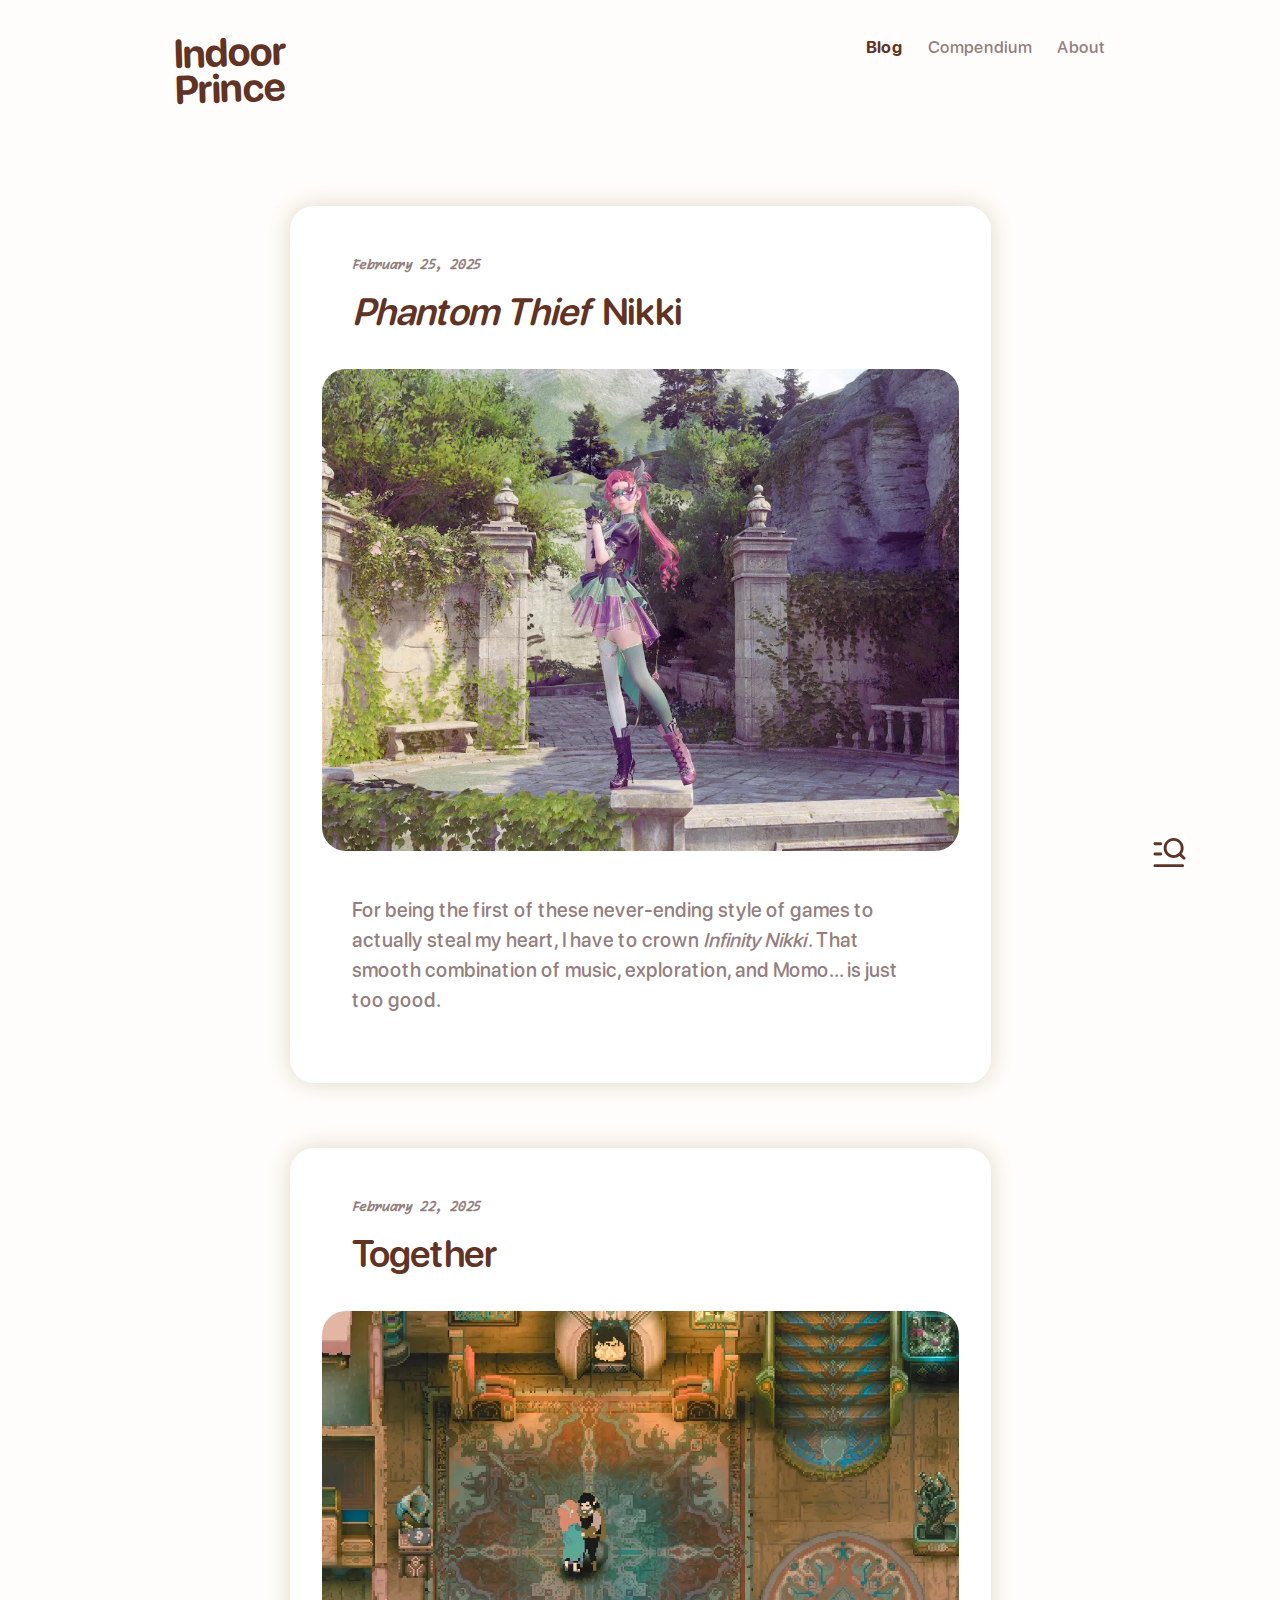
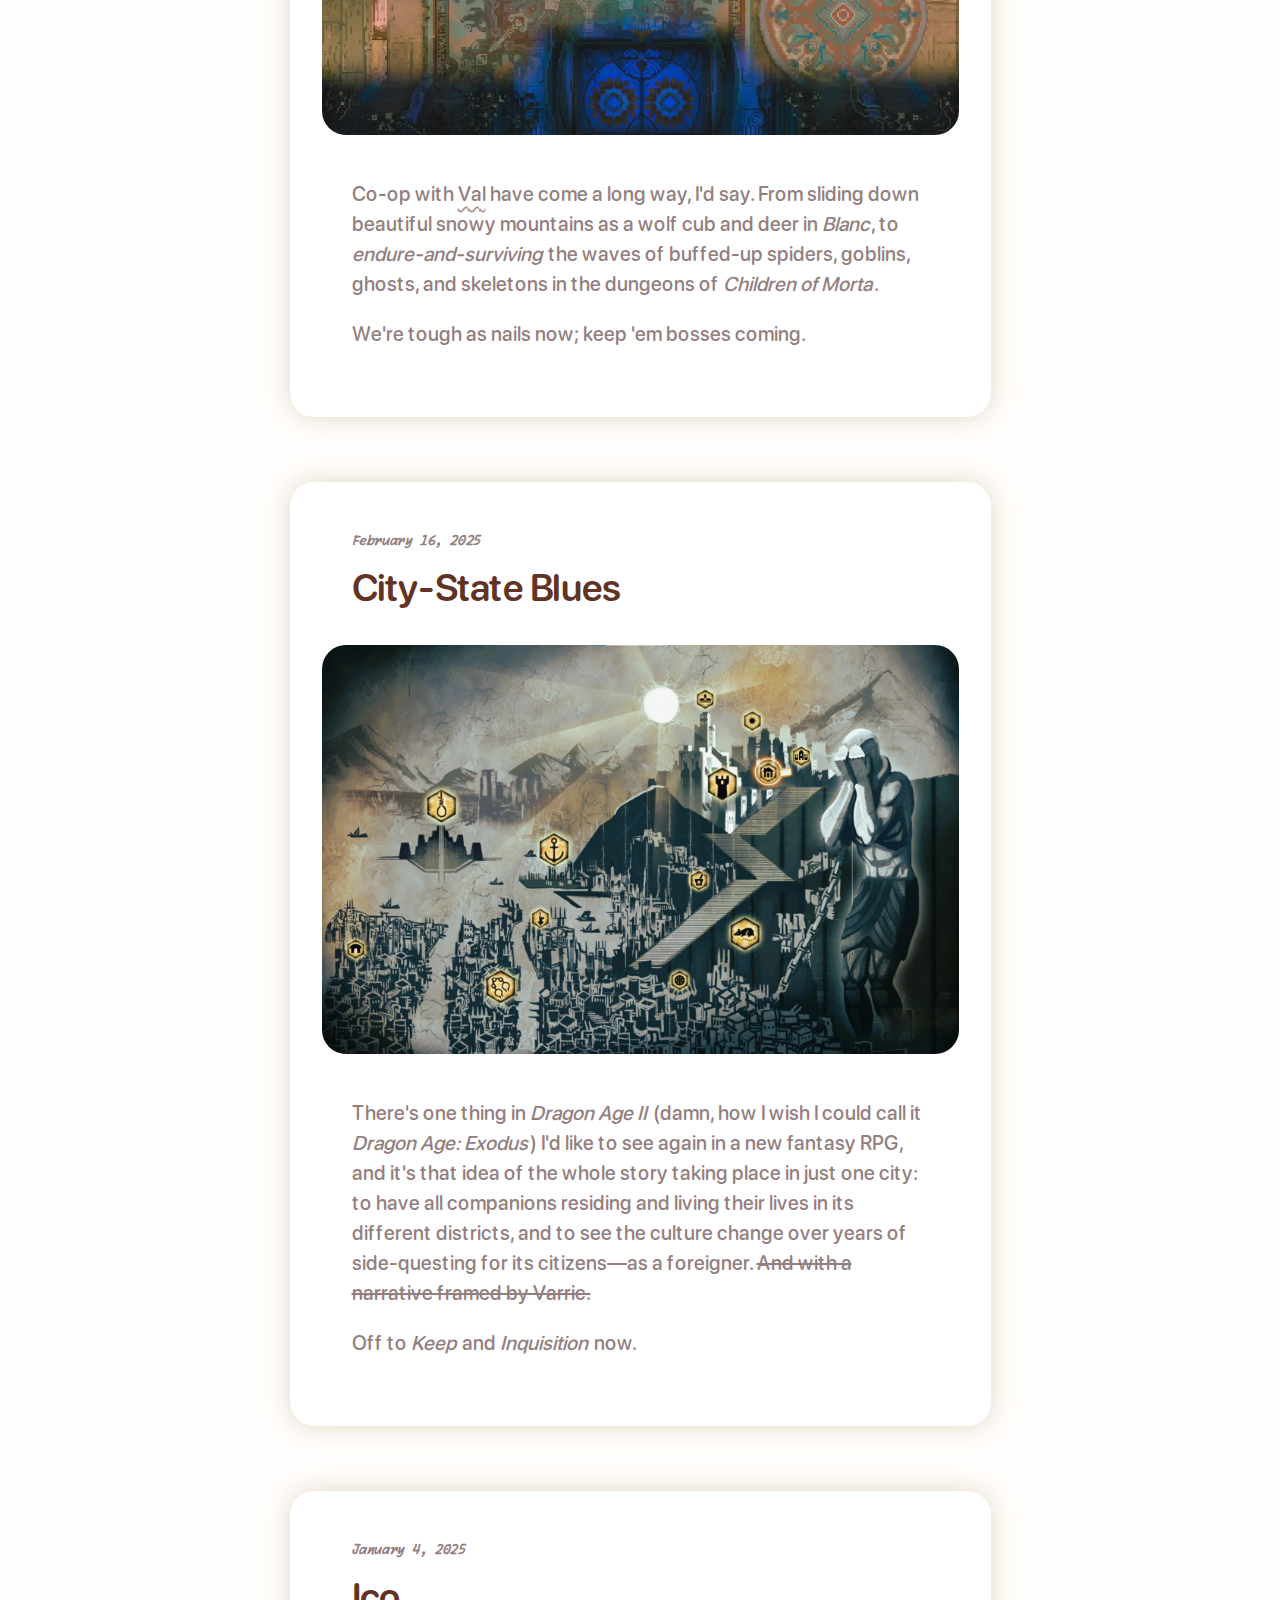
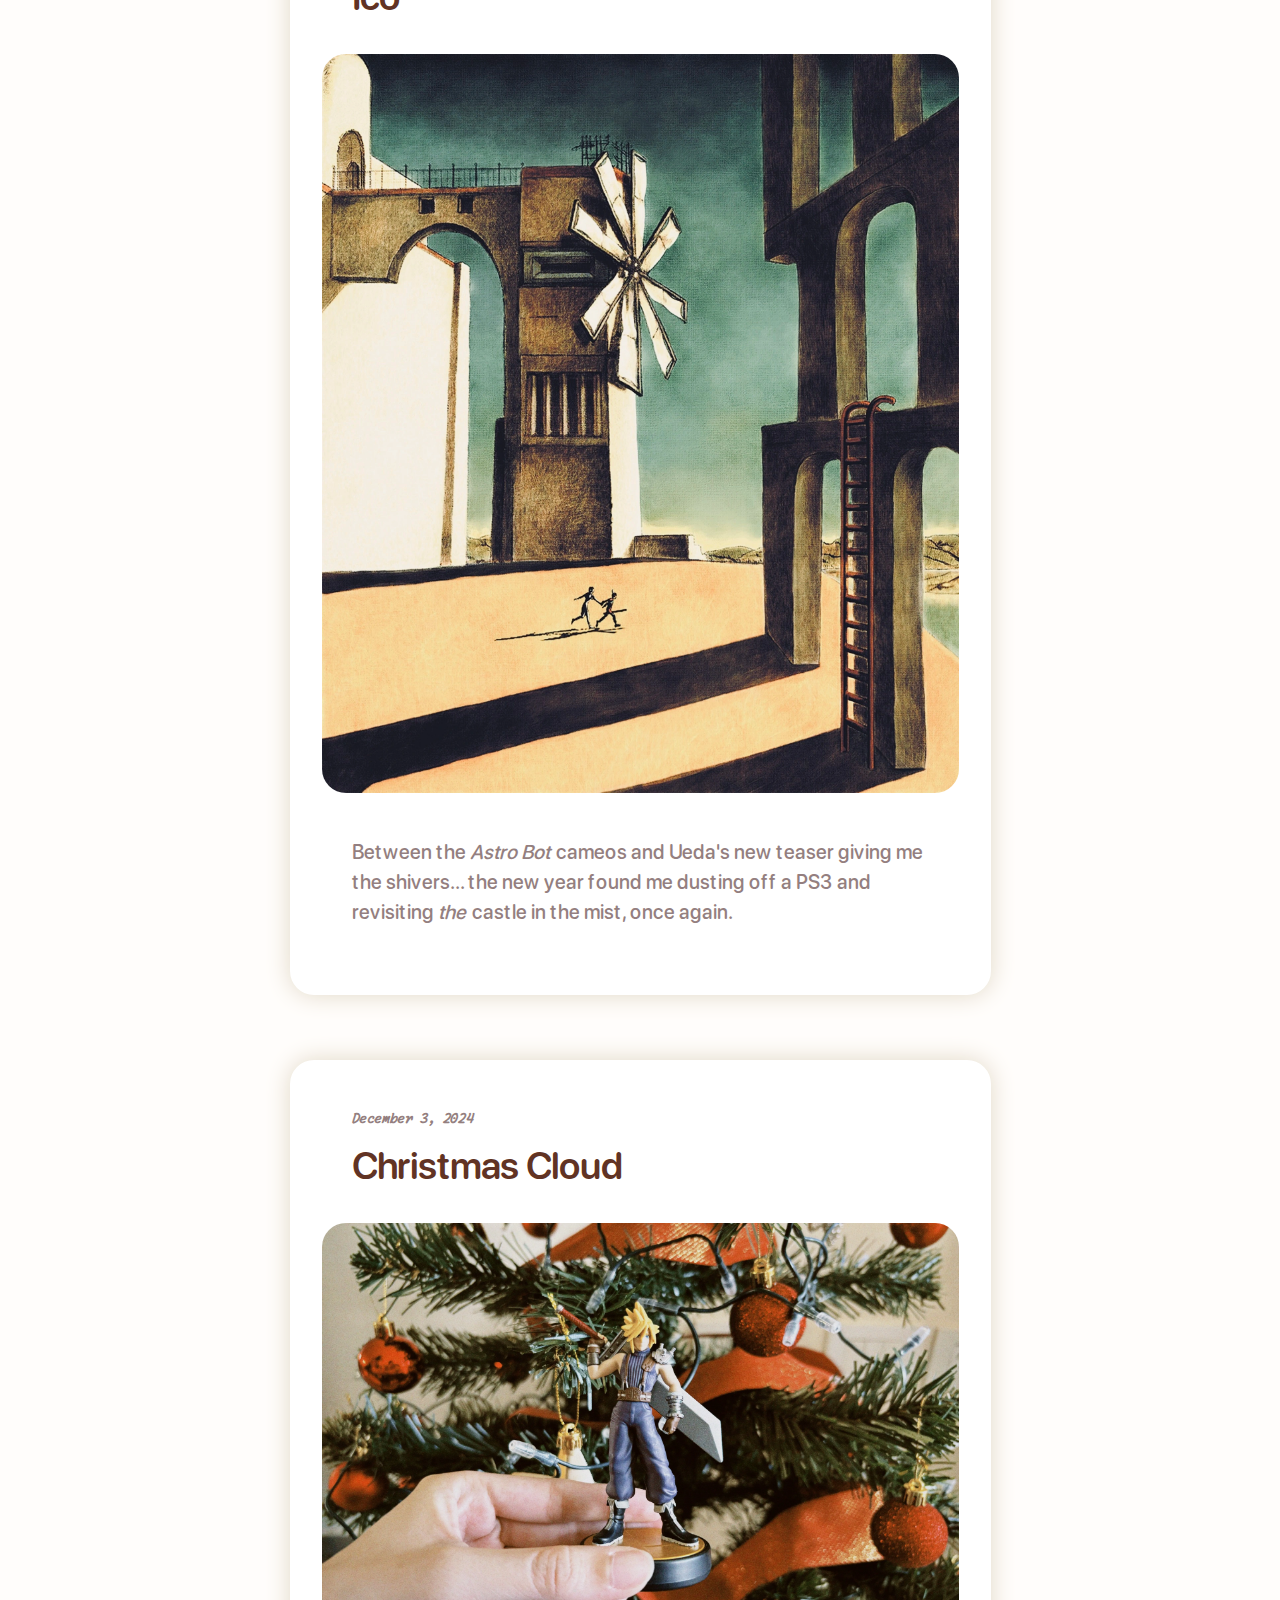
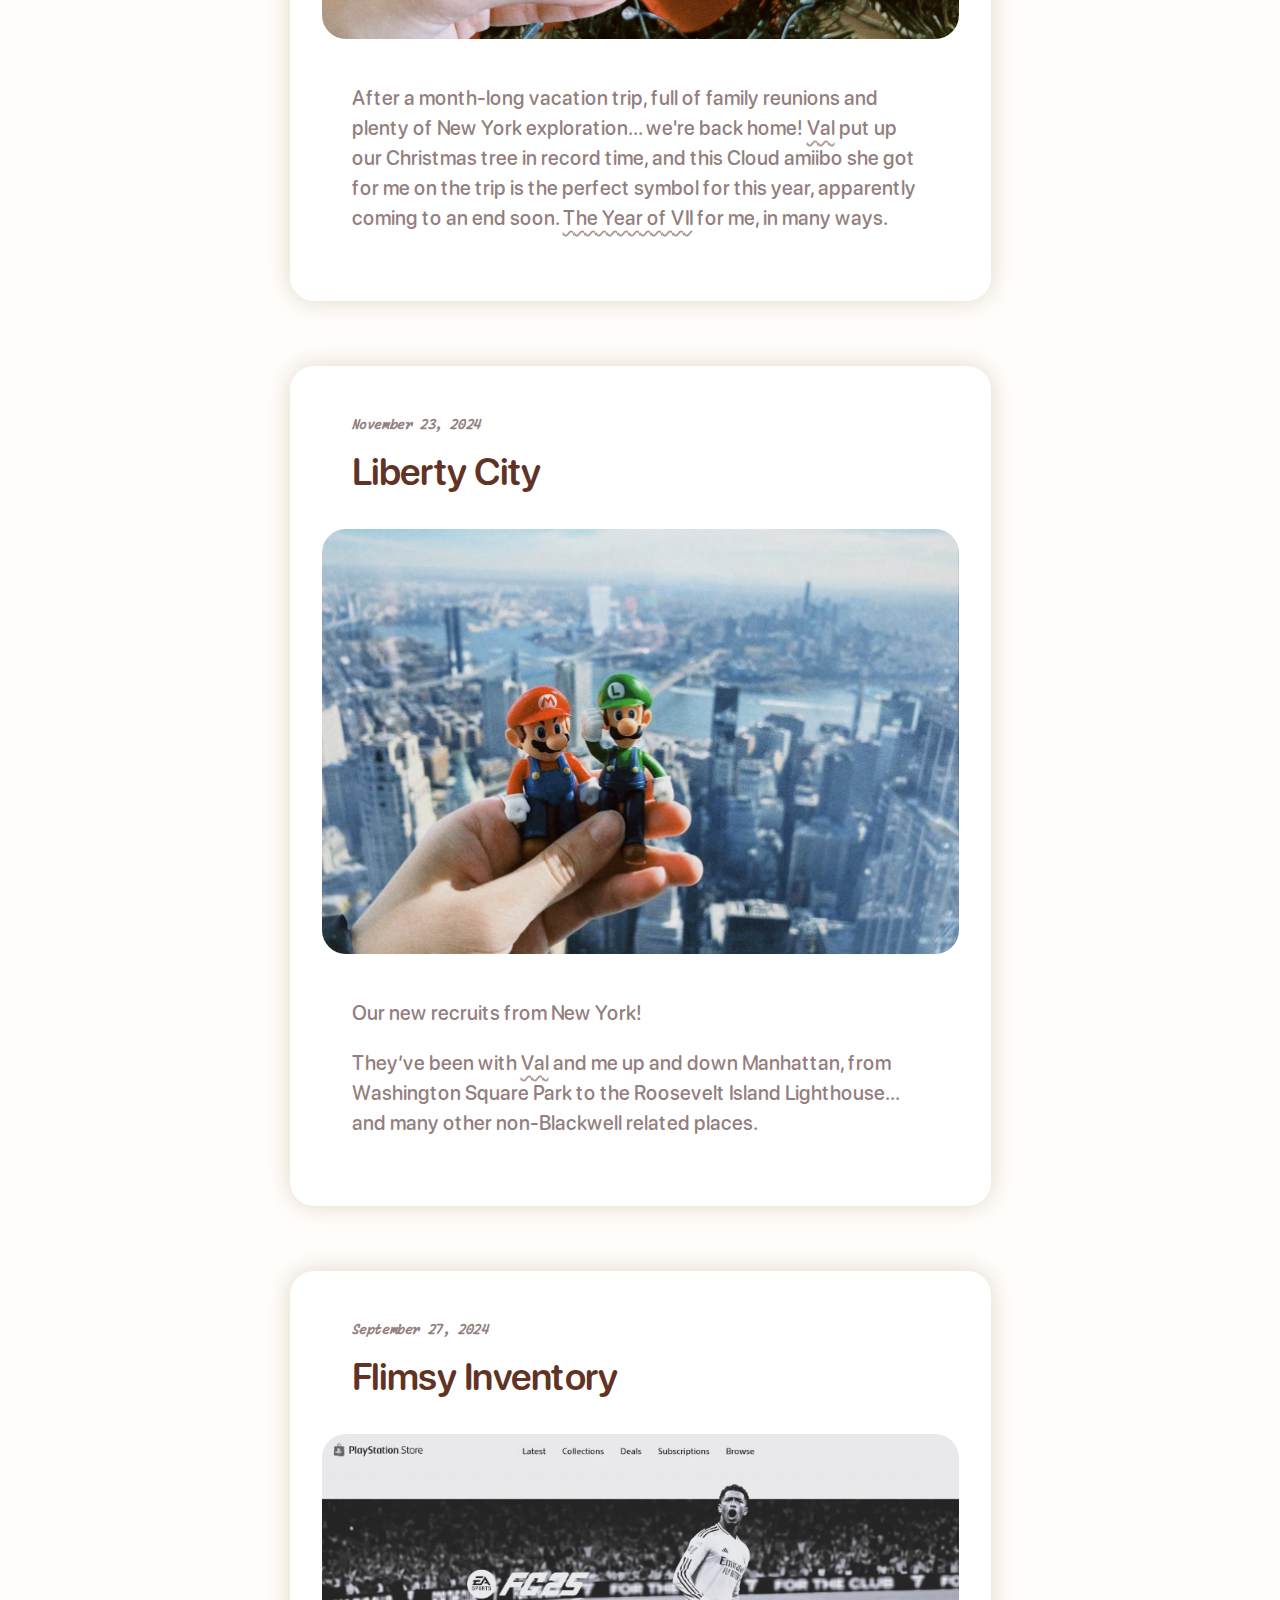
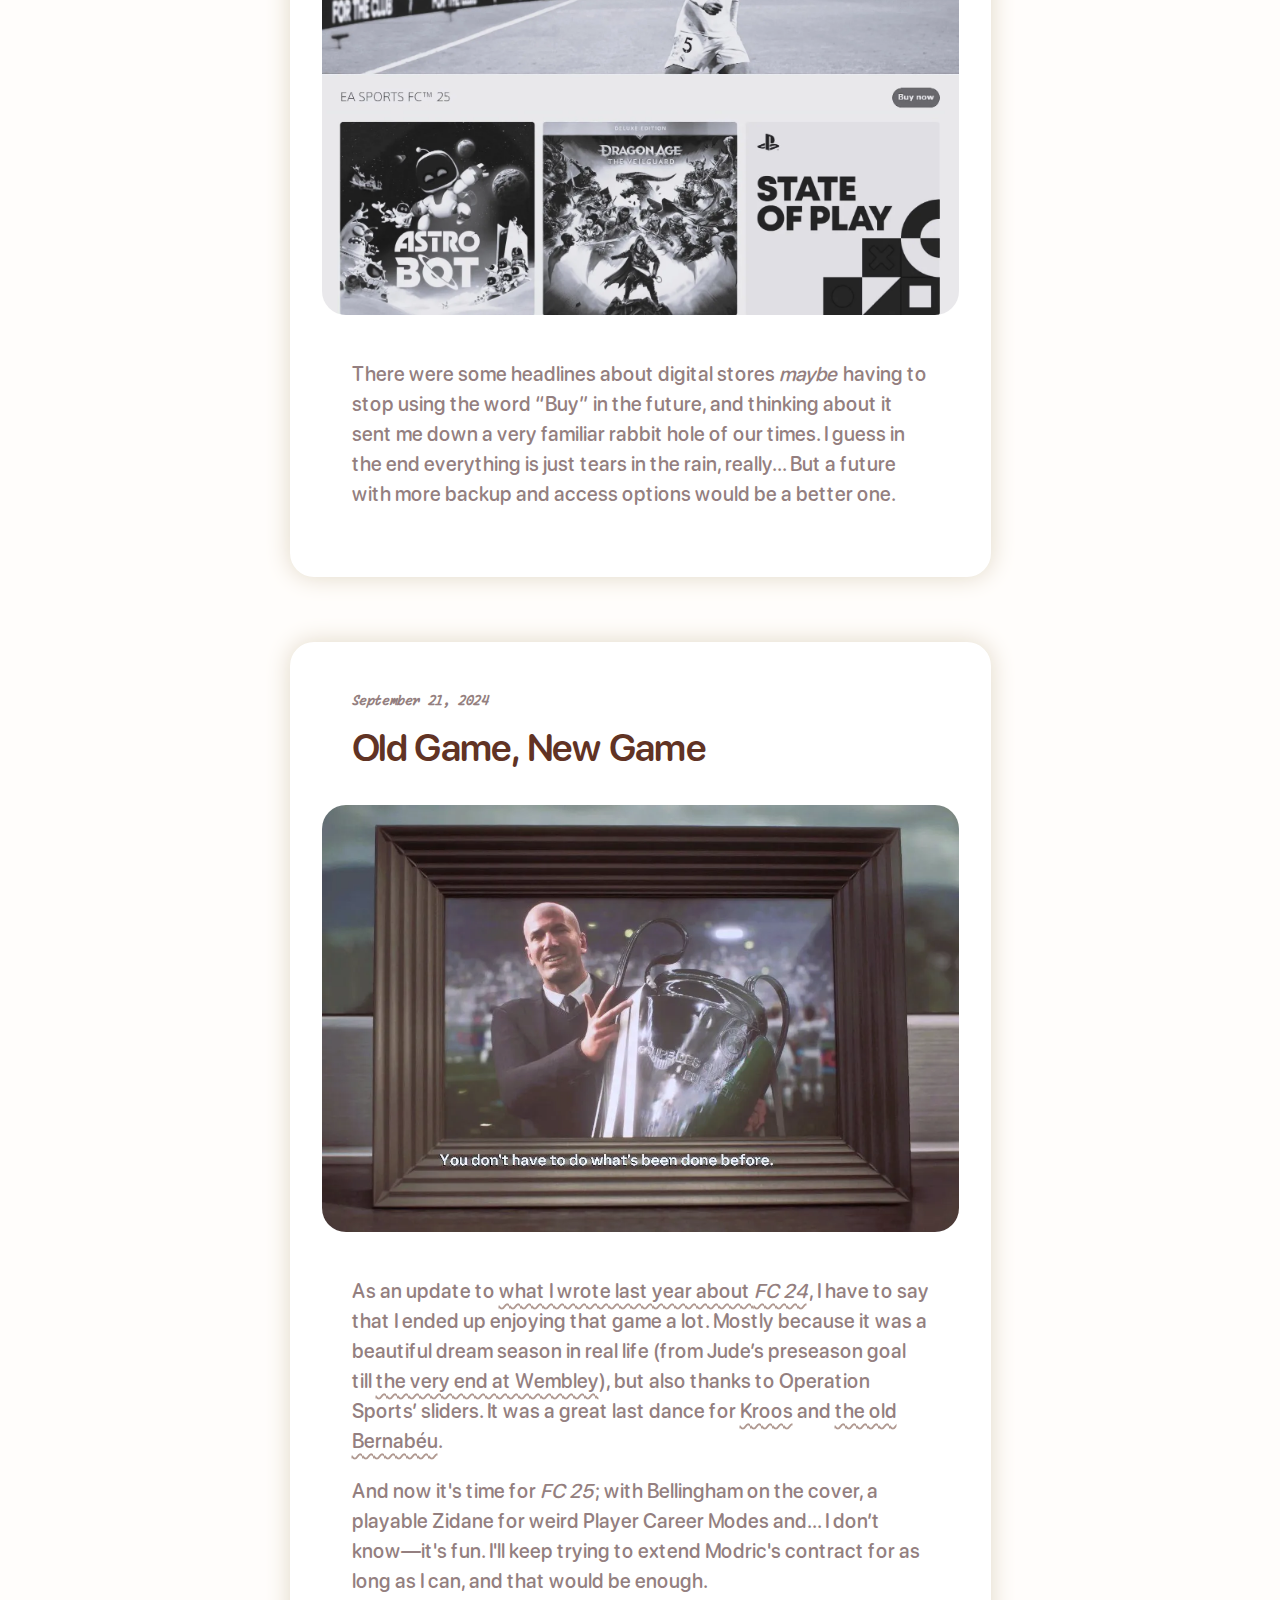
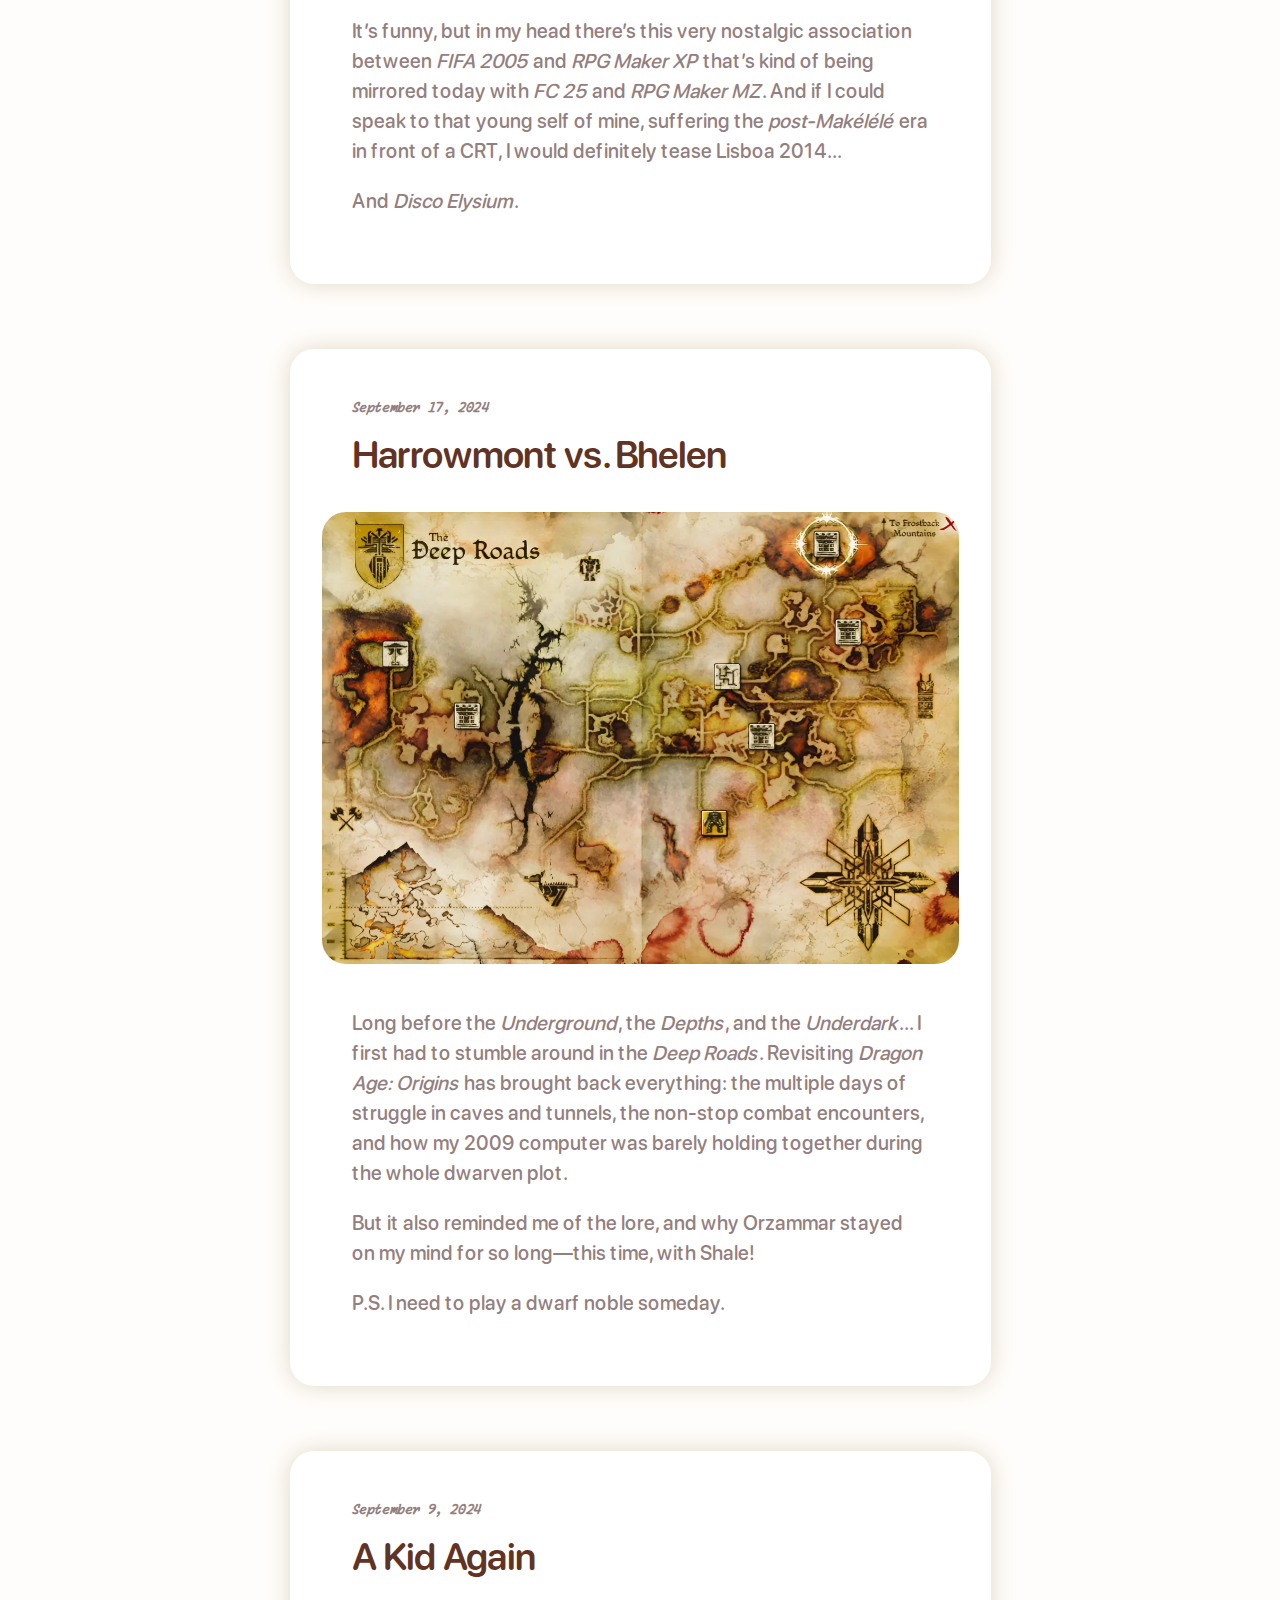
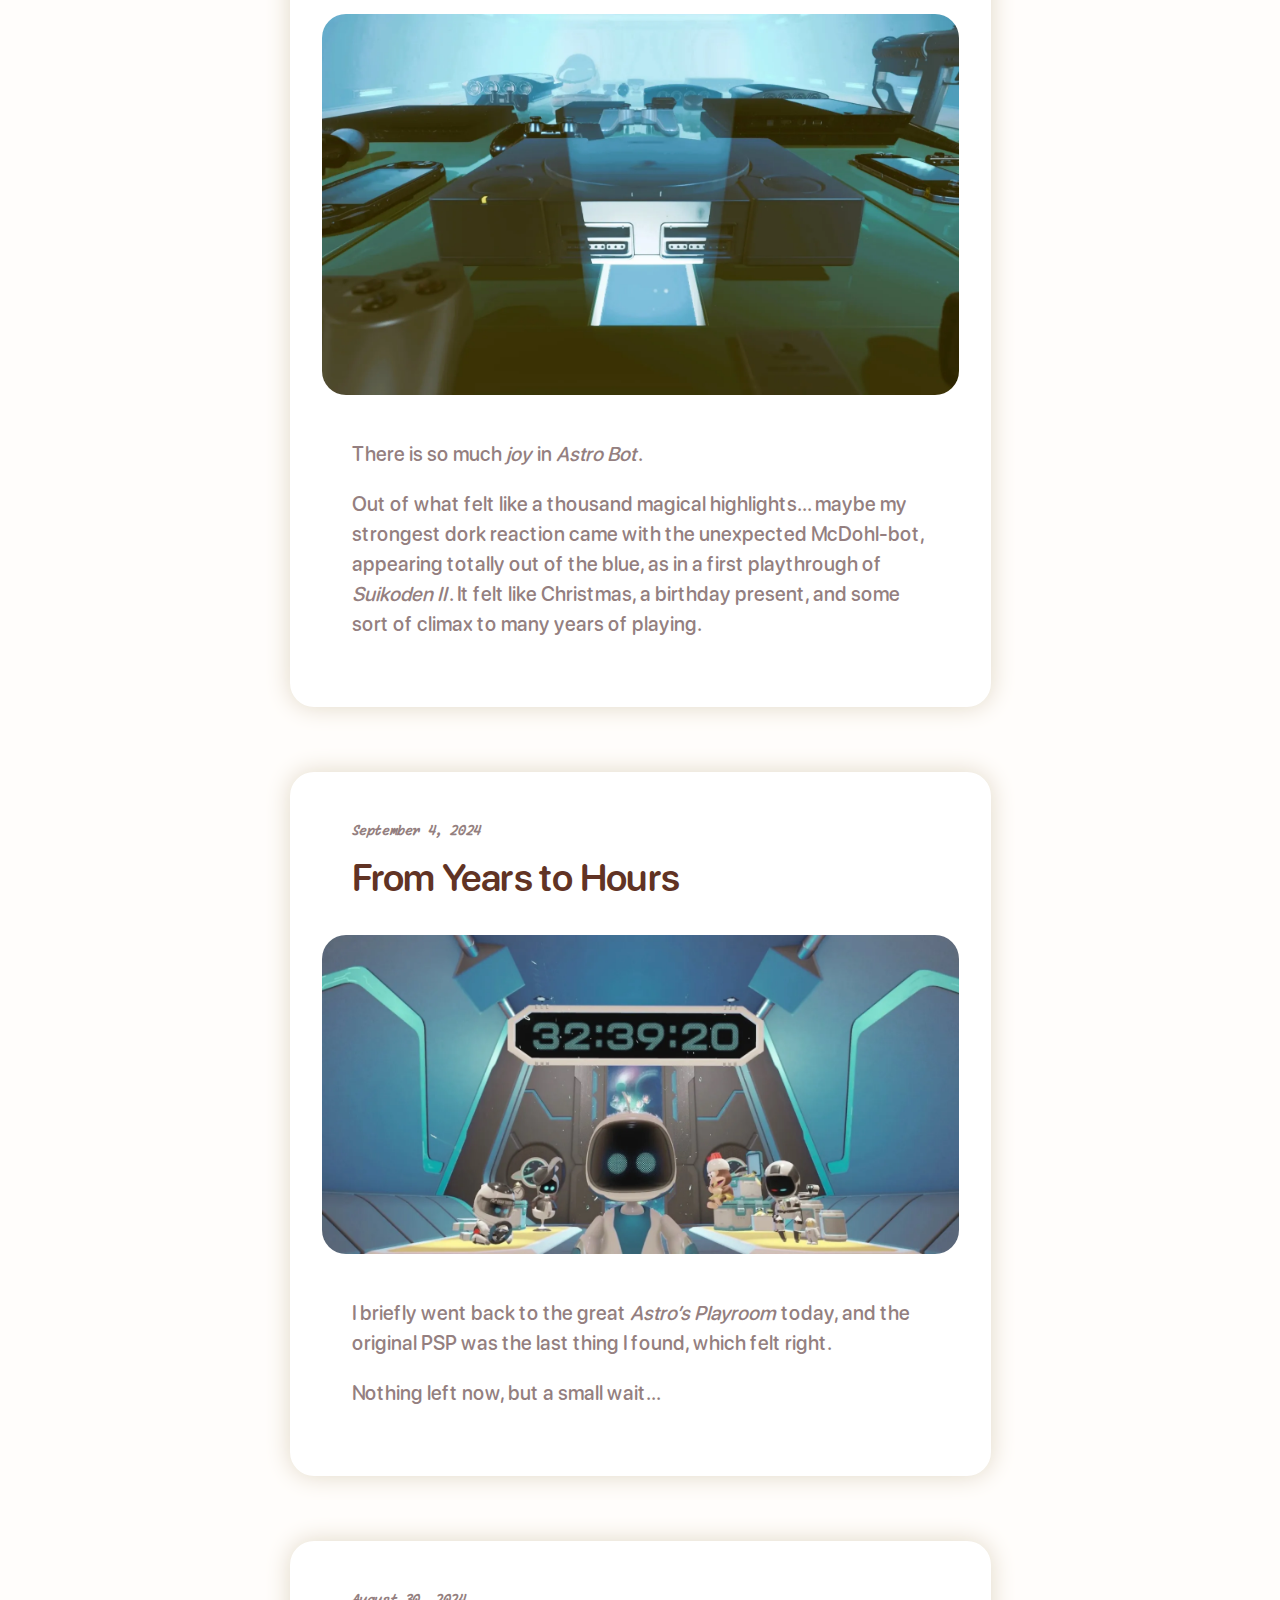
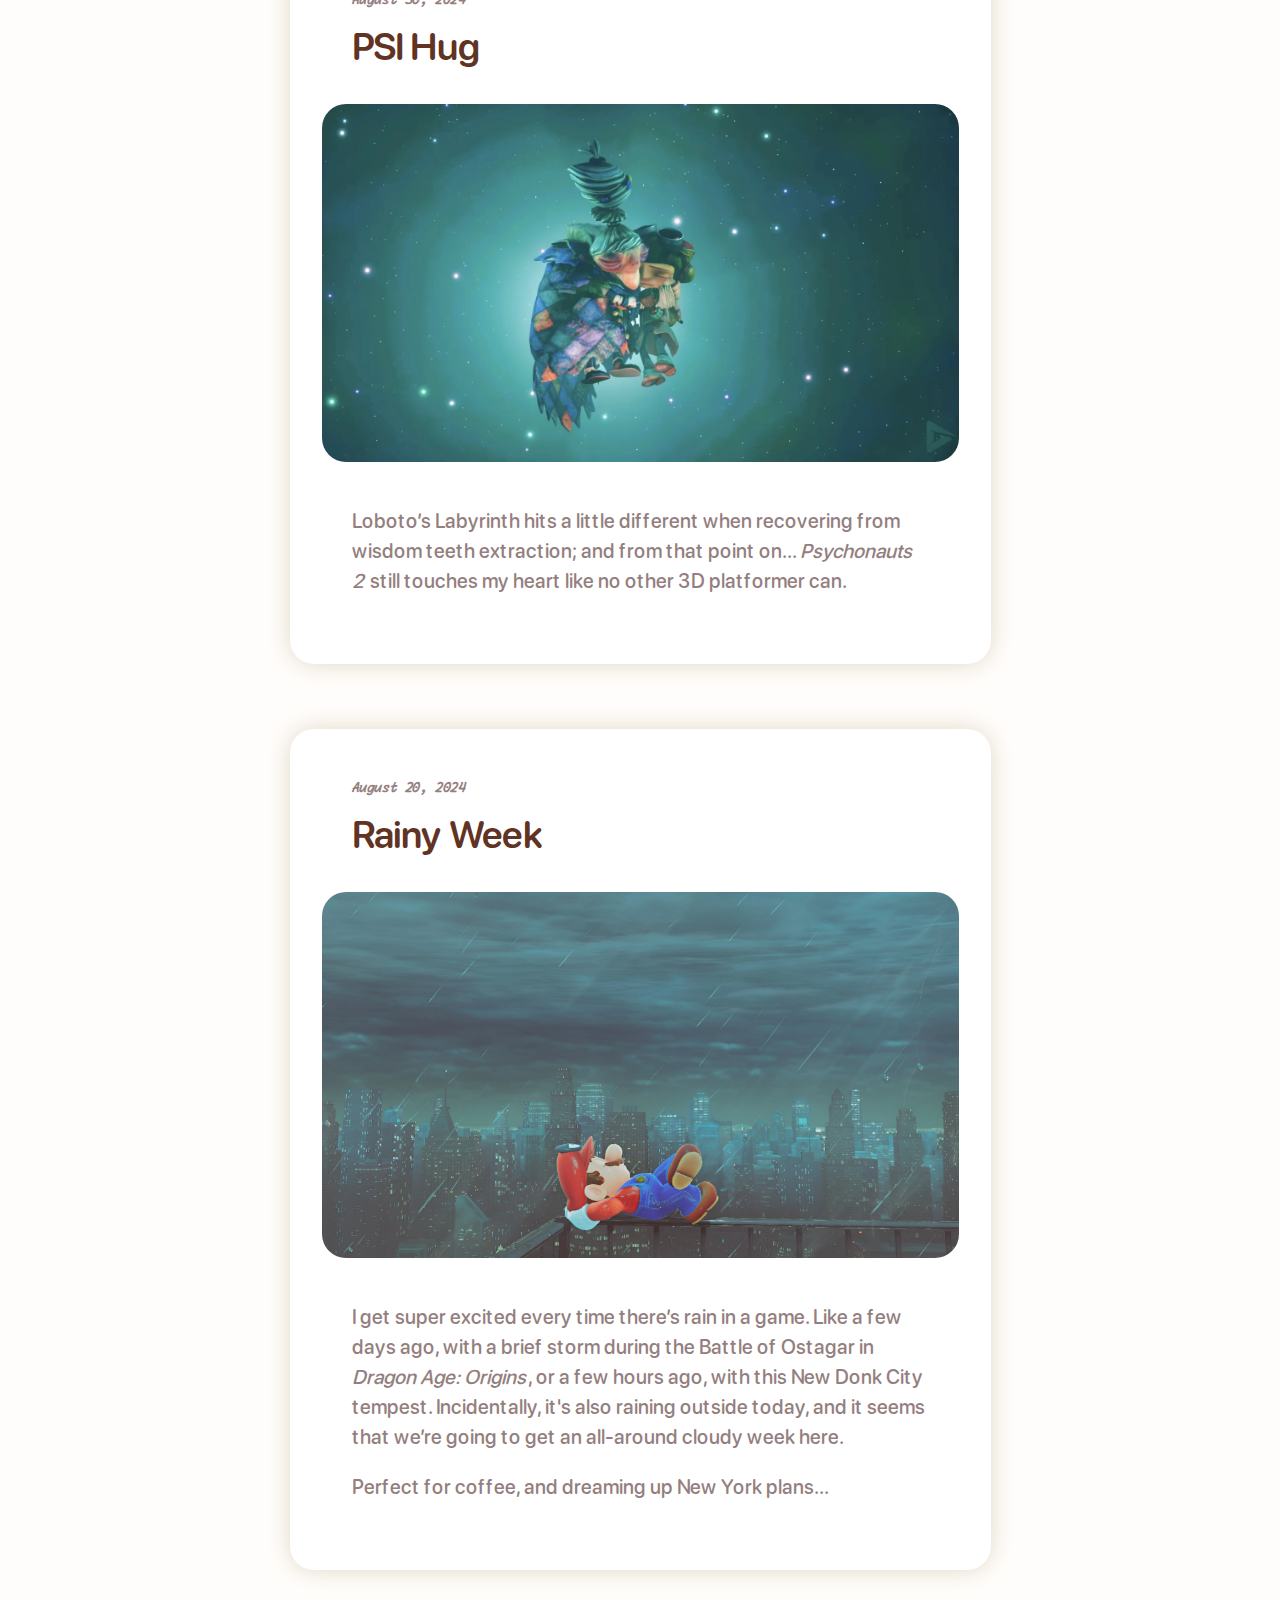
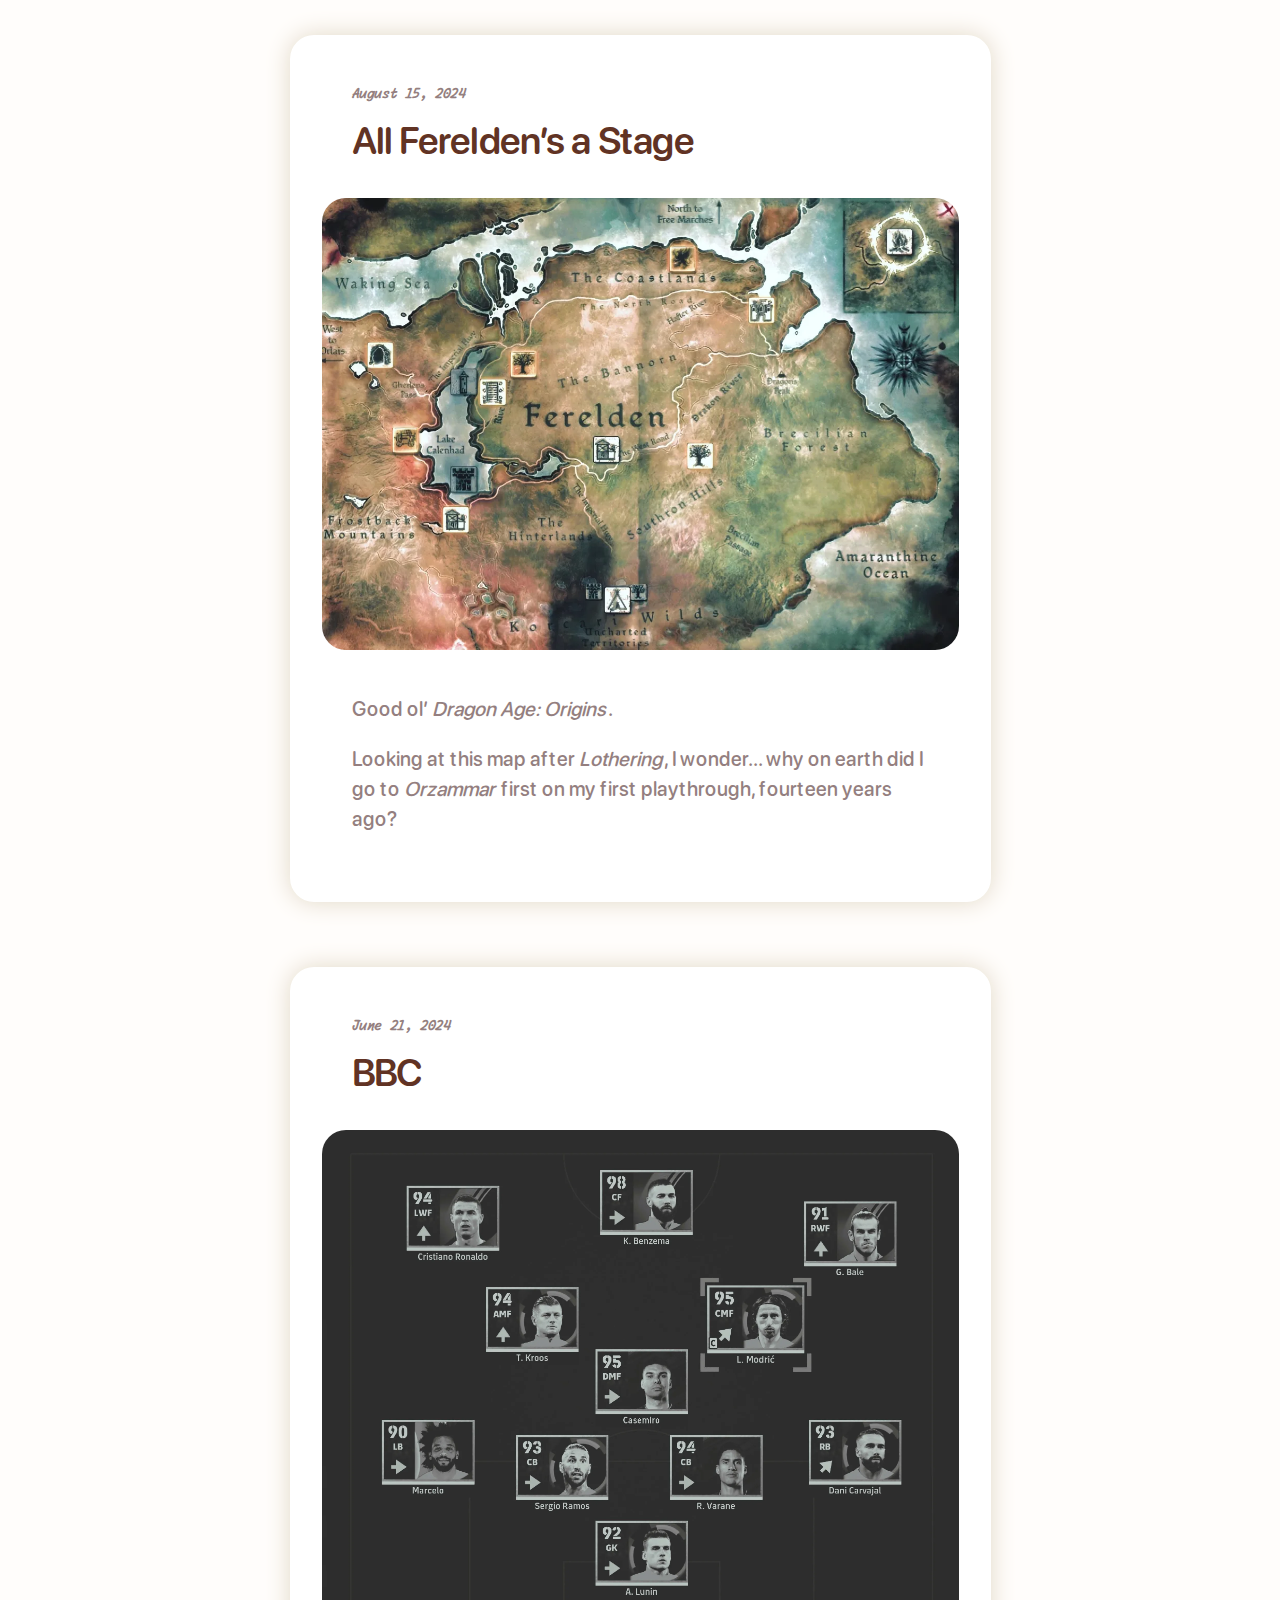
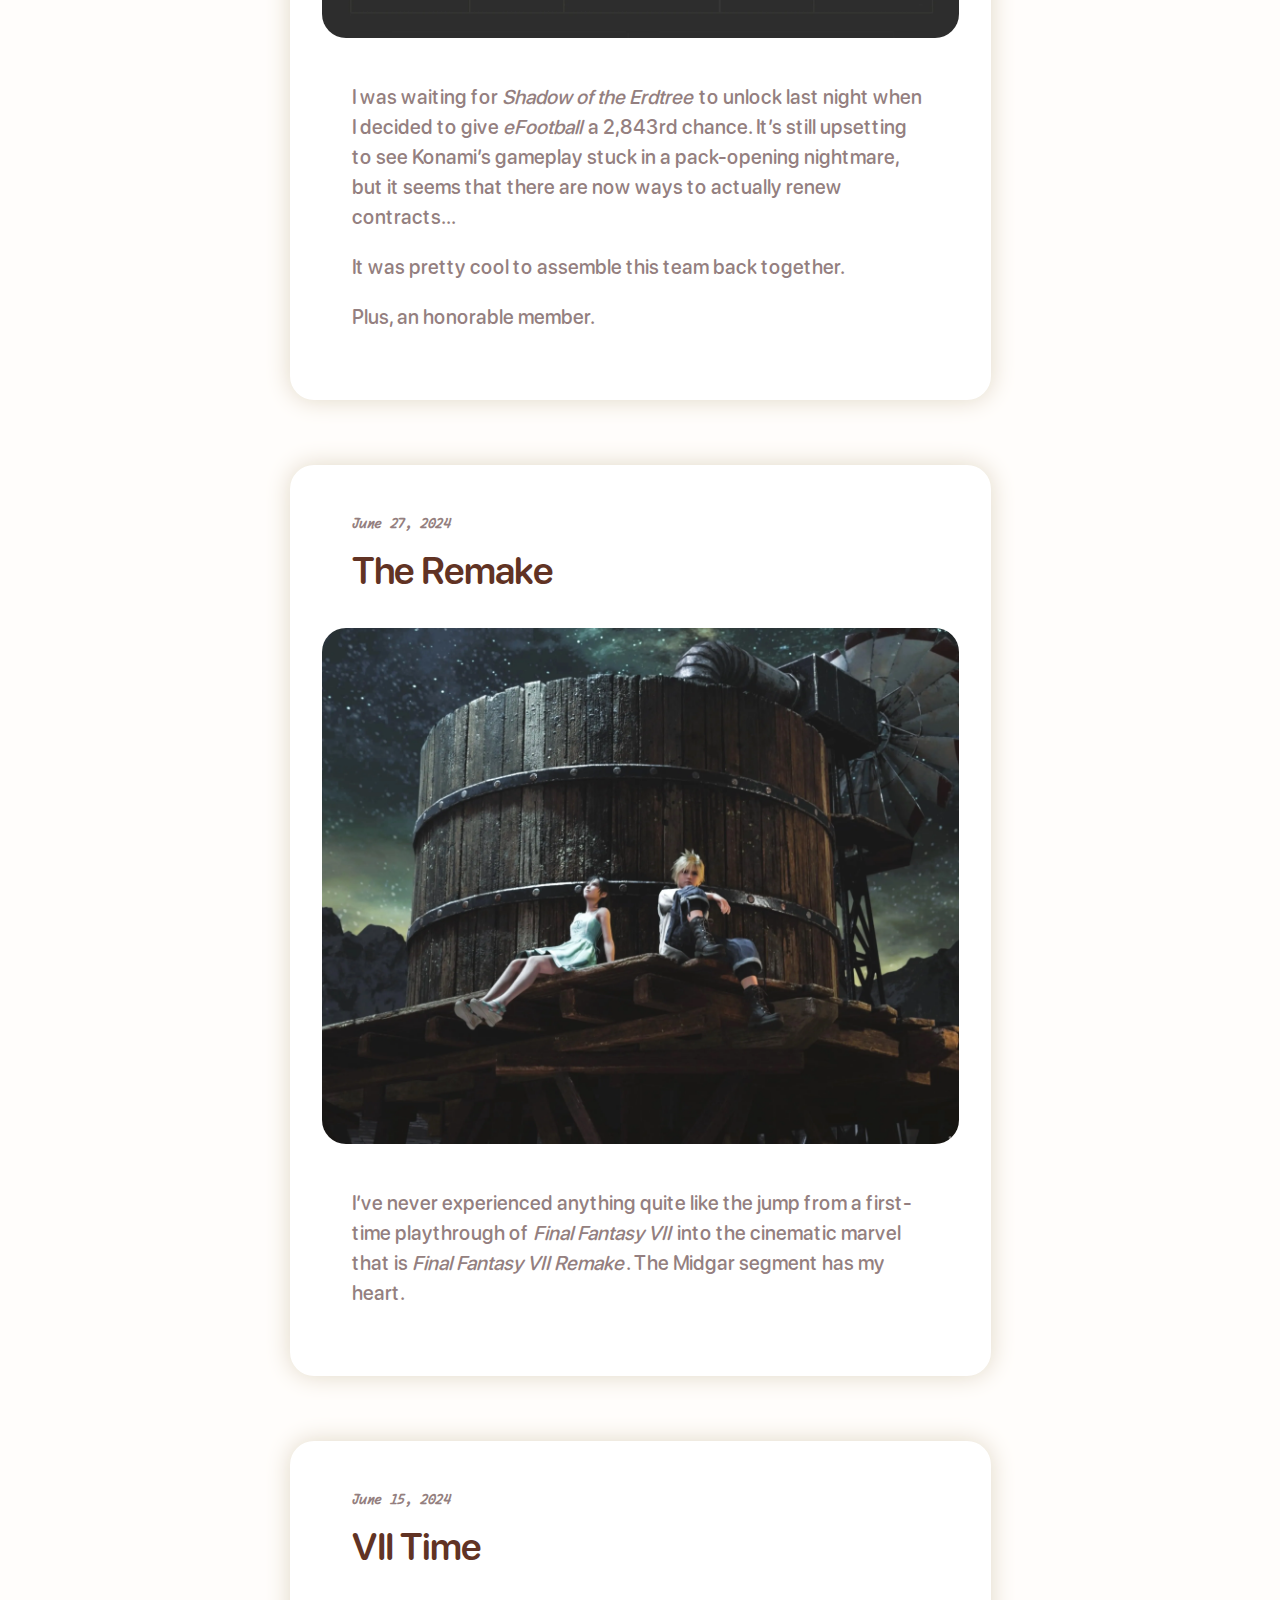
<file: index.html>
<!doctype html>
<html lang="en">
    <head>
        <meta charset="utf-8">
        <title> Indoor Prince</title>
        <link rel="canonical" href="https://indoorprince.com/">
        <meta name="description" content="A personal gaming site">
        <meta name="viewport" content="width=device-width, initial-scale=1.0">
        <link rel="apple-touch-icon" sizes="57x57" href="favicon/apple-icon-57x57.png">
        <link rel="apple-touch-icon" sizes="60x60" href="favicon/apple-icon-60x60.png">
        <link rel="apple-touch-icon" sizes="72x72" href="favicon/apple-icon-72x72.png">
        <link rel="apple-touch-icon" sizes="76x76" href="favicon/apple-icon-76x76.png">
        <link rel="apple-touch-icon" sizes="114x114" href="favicon/apple-icon-114x114.png">
        <link rel="apple-touch-icon" sizes="120x120" href="favicon/apple-icon-120x120.png">
        <link rel="apple-touch-icon" sizes="144x144" href="favicon/apple-icon-144x144.png">
        <link rel="apple-touch-icon" sizes="152x152" href="favicon/apple-icon-152x152.png">
        <link rel="apple-touch-icon" sizes="180x180" href="favicon/apple-icon-180x180.png">
        <link rel="icon" type="image/png" sizes="192x192"  href="favicon/android-icon-192x192.png">
        <link rel="icon" type="image/png" sizes="32x32" href="favicon/favicon-32x32.png">
        <link rel="icon" type="image/png" sizes="96x96" href="favicon/favicon-96x96.png">
        <link rel="icon" type="image/png" sizes="16x16" href="favicon/favicon-16x16.png">
        <link rel="manifest" href="favicon/manifest.json">
        <meta name="msapplication-TileColor" content="#ffffff">
        <meta name="msapplication-TileImage" content="favicon/ms-icon-144x144.png">
        <meta name="theme-color" content="#ffffff">
        <link rel="stylesheet" href="styles.css">
    </head>

    <body>
        <header class="header">
            <h1 class="header-title"><a href="/">Indoor Prince</a></h1>

            <menu class="header-menu">
                <li class="header-menu-item active">
                    <a class="header-menu-link" href="https://indoorprince.com/">Blog</a>
                </li>
                <li class="header-menu-item">
                    <a class="header-menu-link" href="https://indoorprince.com/compendium">Compendium</a>
                </li>
                <li class="header-menu-item">
                    <a class="header-menu-link" href="https://indoorprince.com/about">About</a>
                </li>
            </menu>
        </header>

        <button class="blog-index-button"></button>

        <div class="blog-index">
            <div class="blog-index-box">
                <ul class="blog-index-list">
                    <li class="blog-index-list-item">
                        <span>2025 · 02</span><a href="#phantom-thief-nikki"><em>Phantom Thief</em> Nikki</a>
                    </li>

                    <li class="blog-index-list-item">
                        <span>2025 · 02</span><a href="#together">Together</a>
                    </li>

                    <li class="blog-index-list-item">
                        <span>2025 · 02</span><a href="#city-state-blues">City-State Blues</a>
                    </li>

                    <li class="blog-index-list-item">
                        <span>2025 · 01</span><a href="#ico">Ico</a>
                    </li>

                    <li class="blog-index-list-item">
                        <span>2024 · 12</span><a href="#christmas-cloud">Christmas Cloud</a>
                    </li>

                    <li class="blog-index-list-item">
                        <span>2024 · 11</span><a href="#liberty-city">Liberty City</a>
                    </li>

                    <li class="blog-index-list-item">
                        <span>2024 · 09</span><a href="#flimsy-inventory">Flimsy Inventory</a>
                    </li>
                    <li class="blog-index-list-item">
                        <span>2024 · 09</span><a href="#old-game-new-game">Old Game, New Game</a>
                    </li>

                    <li class="blog-index-list-item">
                        <span>2024 · 09</span><a href="#harrowmont-vs-bhelen">Harrowmont vs. Bhelen</a>
                    </li>

                    <li class="blog-index-list-item">
                        <span>2024 · 09</span><a href="#a-kid-again">A Kid Again</a>
                    </li>

                    <li class="blog-index-list-item">
                        <span>2024 · 09</span><a href="#from-years-to-hours">From Years to Hours</a>
                    </li>

                    <li class="blog-index-list-item">
                        <span>2024 · 08</span><a href="#psi-hug">PSI Hug</a>
                    </li>
                    
                    <li class="blog-index-list-item">
                        <span>2024 · 08</span><a href="#rainy-week">Rainy Week</a>
                    </li>

                    <li class="blog-index-list-item">
                        <span>2024 · 08</span><a href="#all-fereldens-a-stage">All Ferelden’s a Stage</a>
                    </li>

                    <li class="blog-index-list-item">
                        <span>2024 · 06</span><a href="#bbc">BBC</a>
                    </li>

                    <li class="blog-index-list-item">
                        <span>2024 · 06</span><a href="#the-remake">The Remake</a>
                    </li>

                    <li class="blog-index-list-item">
                        <span>2024 · 06</span><a href="#vii-time">VII Time</a>
                    </li>

                    <li class="blog-index-list-item">
                        <span>2024 · 06</span><a href="#mr-lord-of-blood">Mr. Lord of Blood</a>
                    </li>

                    <li class="blog-index-list-item">
                        <span>2024 · 06</span><a href="#suddenly-gone-to">Suddenly Gone To...</a>
                    </li>

                    <li class="blog-index-list-item">
                        <span>2024 · 06</span><a href="#life-is-magical-and-full-of-joy">Life is Magical and Full of Joy</a>
                    </li>

                    <li class="blog-index-list-item">
                        <span>2024 · 05</span><a href="#toni-kroos">Toni Kroos</a>
                    </li>

                    <li class="blog-index-list-item">
                        <span>2024 · 05</span><a href="#el-bernabeu">El Bernabéu</a>
                    </li>

                    <li class="blog-index-list-item">
                        <span>2024 · 04</span><a href="#ghost-stories">Ghost Stories</a>
                    </li>

                    <li class="blog-index-list-item">
                        <span>2024 · 04</span><a href="#time-of-heroes">Time of Heroes</a>
                    </li>

                    <li class="blog-index-list-item">
                        <span>2024 · 04</span><a href="#loc-jam-6">LocJAM 6</a>
                    </li>

                    <li class="blog-index-list-item">
                        <span>2024 · 04</span><a href="#hat-trick-in-san-mames"><em>Hat-trick</em> in San Mamés</a>
                    </li>

                    <li class="blog-index-list-item">
                        <span>2024 · 04</span><a href="#balloons">Balloons</a>
                    </li>

                    <li class="blog-index-list-item">
                        <span>2024 · 04</span><a href="#a-day-in-the-nest">A Day in the Nest</a>
                    </li>

                    <li class="blog-index-list-item">
                        <span>2024 · 03</span><a href="#dark-hour-and-a-half">Dark Hour and a Half</a>
                    </li>

                    <li class="blog-index-list-item">
                        <span>2024 · 02</span><a href="#the-scenario-writer">The Scenario Writer</a>
                    </li>

                    <li class="blog-index-list-item">
                        <span>2024 · 02</span><a href="#4-6">4/6</a>
                    </li>
                    
                    <li class="blog-index-list-item">
                        <span>2024 · 02</span><a href="#february-finally">February, Finally</a>
                    </li>

                    <li class="blog-index-list-item">
                        <span>2024 · 01</span><a href="#coffee-places">Coffee Places</a>
                    </li>

                    <li class="blog-index-list-item">
                        <span>2024 · 01</span><a href="#a-geno-beam-to-the-heart">A Geno-Beam to the Heart</a>
                    </li>

                    <li class="blog-index-list-item">
                        <span>2024 · 01</span><a href="#remedy-road">Remedy Road</a>
                    </li>

                    <li class="blog-index-list-item">
                        <span>2023 · 12</span><a href="#sturgeon-day">Sturgeon Day</a>
                    </li>

                    <li class="blog-index-list-item">
                        <span>2023 · 12</span><a href="#christmas-roll">Christmas Roll</a>
                    </li>

                    <li class="blog-index-list-item">
                        <span>2023 · 12</span><a href="#dreaming-of-school-life">Dreaming of School Life</a>
                    </li>

                    <li class="blog-index-list-item"><a href="#community-sliders">
                        <span>2023 · 12</span>Community Sliders</a>
                    </li>

                    <li class="blog-index-list-item">
                        <span>2023 · 11</span><a href="#one-step-forward">One Step Forward</a>
                    </li>
                </ul>
            </div>
        </div>

        <main class="blog">
            <article class="blog-entry" id="phantom-thief-nikki">
                <time class="blog-entry-date">February 25, 2025</time>
                <h2 class="blog-entry-title">
                    <a href="#phantom-thief-nikki"><em>Phantom Thief</em> Nikki</a>
                </h2>

                <img class="blog-entry-image"
                src="images/blog/phantom-thief-nikki.webp"
                alt="The Enduring Bond outfit from Infinity Nikki">

                <p>For being the first of these never-ending style of games to actually steal my heart, I have to crown <em>Infinity Nikki</em>. That smooth combination of music, exploration, and Momo... is just too good.</p>
            </article>

            <article class="blog-entry" id="together">
                <time class="blog-entry-date">February 22, 2025</time>
                <h2 class="blog-entry-title">
                    <a href="#together">Together</a>
                </h2>

                <img class="blog-entry-image"
                src="images/blog/john-and-mary.webp"
                alt="John and Mary from Children of Morta">

                <p>Co-op with <a href="https://valstuff.com/" target="_blank">Val</a> have come a long way, I'd say. From sliding down beautiful snowy mountains as a wolf cub and deer in <em>Blanc</em>, to <em>endure-and-surviving</em> the waves of buffed-up spiders, goblins, ghosts, and skeletons in the dungeons of <em>Children of Morta</em>.</p>

                <p>We're tough as nails now; keep 'em bosses coming.</p>
            </article>

            <article class="blog-entry" id="city-state-blues">
                <time class="blog-entry-date">February 16, 2025</time>
                <h2 class="blog-entry-title">
                    <a href="#city-state-blues">City-State Blues</a>
                </h2>

                <img class="blog-entry-image"
                src="images/blog/kirkwall.webp"
                alt="Kirkwall's map">

                <p>There's one thing in <em>Dragon Age II</em> (damn, how I wish I could call it <em>Dragon Age: Exodus</em>) I'd like to see again in a new fantasy RPG, and it's that idea of the whole story taking place in just one city: to have all companions residing and living their lives in its different districts, and to see the culture change over years of side-questing for its citizens—as a foreigner. <s>And with a narrative framed by Varric.</s></p>

                <p>Off to <em>Keep</em> and <em>Inquisition</em> now.</p>
            </article>

            <article class="blog-entry" id="ico">
                <time class="blog-entry-date">January 4, 2025</time>
                <h2 class="blog-entry-title">
                    <a href="#ico">Ico</a>
                </h2>

                <img class="blog-entry-image"
                src="images/blog/ico-cover-art.webp"
                alt="The Ico cover art">

                <p>Between the <em>Astro Bot</em> cameos and Ueda's new teaser giving me the shivers... the new year found me dusting off a PS3 and revisiting <em>the</em> castle in the mist, once again.</p>
            </article>

            <article class="blog-entry" id="christmas-cloud">
                <time class="blog-entry-date">December 3, 2024</time>
                <h2 class="blog-entry-title">
                    <a href="#christmas-cloud">Christmas Cloud</a>
                </h2>

                <img class="blog-entry-image"
                src="images/blog/christmas-cloud.webp"
                alt="My Cloud amiibo and our Christmas tree">

                <p>After a month-long vacation trip, full of family reunions and plenty of New York exploration... we're back home! <a href="https://valstuff.com/" target="_blank">Val</a> put up our Christmas tree in record time, and this Cloud amiibo she got for me on the trip is the perfect symbol for this year, apparently coming to an end soon. <a href="#vii-time">The Year of VII</a> for me, in many ways.</p>
            </article>

            <article class="blog-entry" id="liberty-city">
                <time class="blog-entry-date">November 23, 2024</time>
                <h2 class="blog-entry-title">
                    <a href="#liberty-city">Liberty City</a>
                </h2>

                <img class="blog-entry-image"
                src="images/blog/newy-york-mario-and-luigi.webp"
                alt="My Cloud amiibo and our Christmas tree">

                <p>Our new recruits from New York!</p>

                <p>They’ve been with <a href="https://valstuff.com/" target="_blank">Val</a> and me up and down Manhattan, from Washington Square Park to the Roosevelt Island Lighthouse... and many other non-Blackwell related places.</p>
            </article>

            <article class="blog-entry" id="ghostly-inventory">
                <time class="blog-entry-date">September 27, 2024</time>
                <h2 class="blog-entry-title">
                    <a href="#flimsy-inventory">Flimsy Inventory</a>
                </h2>

                <img class="blog-entry-image"
                src="images/blog/playstation-store.webp"
                alt="The Playstation Store with Jude Bellingham">

                <p>There were some headlines about digital stores <em>maybe</em> having to stop using the word “Buy” in the future, and thinking about it sent me down a very familiar rabbit hole of our times. I guess in the end everything is just tears in the rain, really... But a future with more backup and access options would be a better one.</p>
            </article>

            <article class="blog-entry" id="old-game-new-game">
                <time class="blog-entry-date">September 21, 2024</time>
                <h2 class="blog-entry-title">
                    <a href="#old-game-new-game">Old Game, New Game</a>
                </h2>

                <img class="blog-entry-image"
                src="images/blog/zidane-and-the-champions.webp"
                alt="Zidane's Champions League 3-peat">

                <p>As an update to <a href="#community-sliders">what I wrote last year about <em>FC 24</em></a>, I have to say that I ended up enjoying that game a lot. Mostly because it was a beautiful dream season in real life (from Jude’s preseason goal till <a href="#life-is-magical-and-full-of-joy">the very end at Wembley</a>), but also thanks to Operation Sports’ sliders. It was a  great last dance for <a href="#toni-kroos">Kroos</a> and <a href="#el-bernabeu">the old Bernabéu</a>.</p>

                <p>And now it's time for <em>FC 25</em>; with Bellingham on the cover, a playable Zidane for weird Player Career Modes and... I don’t know—it's fun. I'll keep trying to extend Modric's contract for as long as I can, and that would be enough.</p>

                <p>It’s funny, but in my head there’s this very nostalgic association between <em>FIFA 2005</em> and <em>RPG Maker XP</em> that’s kind of being mirrored today with <em>FC 25</em> and <em>RPG Maker MZ</em>. And if I could speak to that young self of mine, suffering the <em>post-Makélélé</em> era in front of a CRT, I would definitely tease Lisboa 2014...</p>

                <p>And <em>Disco Elysium</em>.</p>
            </article>

            <article class="blog-entry" id="harrowmont-vs-bhelen">
                <time class="blog-entry-date">September 17, 2024</time>
                <h2 class="blog-entry-title">
                    <a href="#harrowmont-vs-bhelen">Harrowmont vs. Bhelen</a>
                </h2>

                <img class="blog-entry-image"
                src="images/blog/the-deep-roads.webp"
                alt="A map of The Deep Roads in Dragon Age: Origins">

                <p>Long before the <em>Underground</em>, the <em>Depths</em>, and the <em>Underdark</em>... I first had to stumble around in the <em>Deep Roads</em>. Revisiting <em>Dragon Age: Origins</em> has brought back everything: the multiple days of struggle in caves and tunnels, the non-stop combat encounters, and how my 2009 computer was barely holding together during the whole dwarven plot.</p>

                <p>But it also reminded me of the lore, and why Orzammar stayed on my mind for so long—this time, with Shale!</p>

                <p>P.S. I need to play a dwarf noble someday.</p>
            </article>

            <article class="blog-entry" id="a-kid-again">
                <time class="blog-entry-date">September 9, 2024</time>
                <h2 class="blog-entry-title">
                    <a href="#a-kid-again">A Kid Again</a>
                </h2>

                <img class="blog-entry-image"
                src="images/blog/astro-bot-playstation.webp"
                alt="A Playstation 1 from Astro Bot">

                <p>There is so much <em>joy</em> in <em>Astro Bot</em>.</p>

                <p>Out of what felt like a thousand magical highlights... maybe my strongest dork reaction came with the unexpected McDohl-bot, appearing totally out of the blue, as in a first playthrough of <em>Suikoden II</em>. It felt like Christmas, a birthday present, and some sort of climax to many years of playing.</p>
            </article>

            <article class="blog-entry" id="from-years-to-hours">
                <time class="blog-entry-date">September 4, 2024</time>
                <h2 class="blog-entry-title">
                    <a href="#from-years-to-hours">From Years to Hours</a>
                </h2>

                <img class="blog-entry-image"
                src="images/blog/astro.webp"
                alt="Astro’s Playroom">

                <p>I briefly went back to the great <em>Astro’s Playroom</em> today, and the original PSP was the last thing I found, which felt right.</p>

                <p>Nothing left now, but a small wait...</p>
            </article>

            <article class="blog-entry" id="psi-hug">
                <time class="blog-entry-date">August 30, 2024</time>
                <h2 class="blog-entry-title">
                    <a href="#psi-hug">PSI Hug</a>
                </h2>

                <img class="blog-entry-image"
                src="images/blog/psychonauts-2-hug.webp"
                alt="Lucrecia hugging Raz">

                <p>Loboto’s Labyrinth hits a little different when recovering from wisdom teeth extraction; and from that point on... <em>Psychonauts 2</em> still touches my heart like no other 3D platformer can.</p>
            </article>

            <article class="blog-entry" id="rainy-week">
                <time class="blog-entry-date">August 20, 2024</time>
                <h2 class="blog-entry-title">
                    <a href="#rainy-week">Rainy Week</a>
                </h2>

                <img class="blog-entry-image"
                src="images/blog/rainy-mario.webp"
                alt="Rainy Mario in Super Mario Odyssey">

                <p>I get super excited every time there’s rain in a game. Like a few days ago, with a brief storm during the Battle of Ostagar in <em>Dragon Age: Origins</em>, or a few hours ago, with this New Donk City tempest. Incidentally, it's also raining outside today, and it seems that we’re going to get an all-around cloudy week here.</p>

                <p>Perfect for coffee, and dreaming up New York plans...</p>
            </article>

            <article class="blog-entry" id="all-fereldens-a-stage">
                <time class="blog-entry-date">August 15, 2024</time>
                <h2 class="blog-entry-title">
                    <a href="#all-fereldens-a-stage">All Ferelden’s a Stage</a>
                </h2>

                <img class="blog-entry-image"
                src="images/blog/ferelden.webp"
                alt="Ferelden map in Dragon Age: Origins">

                <p>Good ol’ <em>Dragon Age: Origins</em>.</p>

                <p>Looking at this map after <em>Lothering</em>, I wonder... why on earth did I go to <em>Orzammar</em> first on my first playthrough, fourteen years ago?</p>
            </article>

            <article class="blog-entry" id="bbc">
                <time class="blog-entry-date">June 21, 2024</time>
                <h2 class="blog-entry-title">
                    <a href="#bbc">BBC</a>
                </h2>

                <img class="blog-entry-image"
                src="images/blog/bbc.webp"
                alt="Real Madrid’s squad, featuring La BBC">
                
                <p>I was waiting for <em>Shadow of the Erdtree</em> to unlock last night when I decided to give <em>eFootball</em> a 2,843rd chance. It’s still upsetting to see Konami’s gameplay stuck in a pack-opening nightmare, but it seems that there are now ways to actually renew contracts...</p>

                <p>It was pretty cool to assemble this team back together.</p>

                <p>Plus, an honorable member.</p>
            </article>

            <article class="blog-entry" id="the-remake">
                <time class="blog-entry-date">June 27, 2024</time>
                <h2 class="blog-entry-title">
                    <a href="#the-remake">The Remake</a>
                </h2>

                <img class="blog-entry-image"
                src="images/blog/cloud-and-tifa.webp"
                alt="The water tower scene in Final Fantasy VII Remake">

                <p>I’ve never experienced anything quite like the jump from a first-time playthrough of <em>Final Fantasy VII</em> into the cinematic marvel that is <em>Final Fantasy VII Remake</em>. The Midgar segment has my heart.</p>
            </article>

            <article class="blog-entry" id="vii-time">
                <time class="blog-entry-date">June 15, 2024</time>
                <h2 class="blog-entry-title">
                    <a href="#vii-time">VII Time</a>
                </h2>

                <img class="blog-entry-image"
                src="images/blog/final-fantasy-7-saves.webp"
                alt="Save files from Final Fantasy VII">
                
                <p>Alright, alright... Let’s see what this is all about.</p>
            </article>

            <article class="blog-entry" id="mr-lord-of-blood">
                <time class="blog-entry-date">June 13, 2024</time>
                <h2 class="blog-entry-title">
                    <a href="#mr-lord-of-blood">Mr. Lord of Blood</a>
                </h2>

                <img class="blog-entry-image"
                src="images/blog/dancing-with-mohg.webp"
                alt="Dancing with Mohg">

                <p><em>Elden Ring</em>...</p>

                <p>Two years after barely finishing the main quest with a Longsword, a makeshift excuse of a build, and the mimic.</p>

                <p>Avoiding Mohg and Malenia like the plague back then has now turned into a combat trial to see if I should get <em>Shadow of the Erdtree</em>, or not. Since right now I can't even remember how to call Torrent, I began refreshing my memory by watching <a href="https://www.youtube.com/watch?v=Nlw9y9KDRFg" target="_blank">my sister fight all the bosses with a poleblade</a>.</p>
            </article>

            <article class="blog-entry" id="suddenly-gone-to">
                <time class="blog-entry-date">June 8, 2024</time>
                <h2 class="blog-entry-title">
                    <a href="#suddenly-gone-to">Suddenly Gone To...</a>
                </h2>

                <img class="blog-entry-image"
                src="images/blog/night-springs.webp"
                alt="Night Springs">

                <p>My Saturday plans in Kamurocho got <strong>destroyed</strong>.</p>
            </article>

            <article class="blog-entry" id="life-is-magical-and-full-of-joy">
                <time class="blog-entry-date">June 1, 2024</time>
                <h2 class="blog-entry-title">
                    <a href="#life-is-magical-and-full-of-joy">Life is Magical and Full of Joy</a>
                </h2>

                <img class="blog-entry-image"
                src="images/blog/zidane-tifo.webp"
                alt="A Zinedine Zidane tifo in EA Sports FC 24">

                <p>Y nada más, <em>y nada más</em>... <a href="https://www.youtube.com/watch?v=Ls4GaVmzmQg" target="_blank">♩ ♪ ♫ ♬</a></p>
            </article>

            <article class="blog-entry" id="toni-kroos">
                <time class="blog-entry-date">May 21, 2024</time>
                <h2 class="blog-entry-title">
                    <a href="#toni-kroos">Toni Kroos</a>
                </h2>

                <img class="blog-entry-image"
                src="images/blog/toni-kroos.webp" 
                alt="A Toni Kroos long pass">

                <p>I was so worried about Modric that I didn’t even consider the possibility of this being Kroos’ last season.</p>

                <p>Time is so, so cruel. Dammit.</p>

                <p>It feels like yesterday that I was crying like a baby in front of my CRT after Zizou’s farewell game... but that was 2006, and in the 1<strong>8</strong> years that have passed since then, I haven’t seen another Real Madrid legend retire at the club. For some reason or another, everyone always leaves and ends up saying goodbye elsewhere.</p>

                <p>Well, not everyone! And it might sound silly, but today <em>FC 24</em> got <strong>way</strong>  more important to me—In the same way that <em>PES 6</em> is.</p>
                
                <p><strong>¡Gracias, Toni!</strong></p>
            </article>

            <article class="blog-entry" id="el-bernabeu">
                <time class="blog-entry-date">May 8, 2024</time>
                <h2 class="blog-entry-title">
                    <a href="#el-bernabeu">
                        El Bernabéu
                    </a>
                </h2>

                <img class="blog-entry-image"
                src="images/blog/bernabeu.webp" 
                alt="Santiago Bernabeu in EA FC 24">

                <p>It occurred to me that this year could be last time that the old Bernabéu shows up in a new video game... so I went to sleep last night <em>unhingedly</em> imagining some sort of tribute to the Real Madrid players that became icons in my career saves—ever since becoming addicted to manager modes with <em>PES 4</em> and <em>FIFA 2004</em>.</p>
                
                <p>A list with this bunch, more or less:</p>

                <ul class="blog-list-columns">
                    <li>Antonio Rüdiger</li>
                    <li>Arjen Robben</li>
                    <li>Asier Illarramendi</li>
                    <li><strong>Aurélien Tchouaméni ★</strong></li>
                    <li>Brahim Díaz</li>
                    <li><strong>Casemiro ★</strong></li>
                    <li>Cicinho</li>
                    <li><strong>Cristiano Ronaldo ★</strong></li>
                    <li><strong>Dani Carvajal ★</strong></li>
                    <li>Dani Ceballos</li>
                    <li><strong>David Beckham ★</strong></li>
                    <li><strong>Eduardo Camavinga ★</strong></li>
                    <li>Esteban Granero</li>
                    <li><strong>Federico Valverde ★</strong></li>
                    <li>Ferland Mendy</li>
                    <li>Fernando Gago</li>
                    <li><strong>Gareth Bale ★</strong></li>
                    <li><strong>Guti ★</strong></li>
                    <li><strong>Isco ★</strong></li>
                    <li>José Antonio Reyes</li>
                    <li><strong>Jude Bellingham ★</strong></li>
                    <li><strong>Kaká ★</strong></li>
                    <li><strong>Karim Benzema ★</strong></li>
                    <li>Klaas-Jan Huntelaar</li>
                    <li>Lassana Diarra</li>
                    <li>Lucas Vázquez</li>
                    <li><strong>Luka Modrić ★</strong></li>
                    <li>Luís Figo</li>
                    <li>Mahamadou Diarra</li>
                    <li><strong>Marcelo ★</strong></li>
                    <li>Marco Asensio</li>
                    <li><strong>Mesut Özil ★</strong></li>
                    <li>Michael Essien</li>
                    <li>Pepe</li>
                    <li>Rafael van der Vaart</li>
                    <li><strong>Raphaël Varane ★</strong></li>
                    <li><strong>Raúl ★</strong></li>
                    <li>Ricardo Carvalho</li>
                    <li><strong>Roberto Carlos ★</strong></li>
                    <li>Rodrygo</li>
                    <li><strong>Ronaldo ★</strong></li>
                    <li>Rubén de la Red</li>
                    <li><strong>Ruud van Nistelrooy ★</strong></li>
                    <li>Santiago Solari</li>
                    <li><strong>Sergio Ramos ★</strong></li>
                    <li><strong>Toni Kroos ★</strong></li>
                    <li><strong>Vinícius Júnior ★</strong></li>
                    <li>Wesley Sneijder</li>
                    <li><strong>Xabi Alonso ★</strong></li>
                    <li><strong>Zinedine Zidane ★★★</strong></li>
                </ul>

                <p>I would love to add <strong>Hierro ★</strong>, <strong>Makélélé ★</strong> and <strong>Redondo ★</strong>; alas, I only had them during my sleepless <em>Championship Manager</em> days.</p>
                
                <p>All this to say that I’m very nervous about today.</p>

                <p>. . .</p>

                <p><strong>P.S. ¡VAMOS!</strong></p>
            </article>

            <article class="blog-entry" id="ghost-stories">
                <time class="blog-entry-date">April 24, 2024</time>
                <h2 class="blog-entry-title">
                    <a href="#ghost-stories">
                        Ghost Stories
                    </a>
                </h2>

                <img class="blog-entry-image"
                src="images/blog/blackwell-epiphany-ending-image.webp" 
                alt="The last image in The Blackwell Epiphany">

                <p><em>The Blackwell Epiphany</em> is ten years old today.</p>

                <p>Oddly, the five Blackwell games have been in my head a lot for the past few <s>years</s> days, as I think over the idea of a game I would like to make. I’ve been thinking of maybe replaying them all for a third time, not only because time with Rosa and Joey is always an awesome idea, but because this time I’ll be particularly interested in all the developer-commentary stuff.</p>
            </article>

            <article class="blog-entry" id="time-of-heroes">
                <time class="blog-entry-date">April 19, 2024</time>
                <h2 class="blog-entry-title">
                    <a href="#time-of-heroes">
                    Time of Heroes
                    </a>
                </h2>

                <img class="blog-entry-image"
                src="images/blog/eiyuden-chronicle-world-map.webp" 
                alt="The World Map of Eiyuden Chronicle: Hundred Heroes">

                <p>The backer code for <em>Eiyuden Chronicle</em> arrived last night. Not even an hour in, the music in the first town was so pretty it made me tear up a little—in part thinking of Murayama’s fate, but also remembering how happy and excited the Kickstarter announcement made me in the middle of a now-distant 2020.</p>

                <p>They did it.</p>
            </article>

            <article class="blog-entry" id="loc-jam-6">
                <time class="blog-entry-date">April 15, 2024</time>
                <h2 class="blog-entry-title">
                    <a href="#loc-jam-6">
                    LocJAM 6
                    </a>
                </h2>

                <img class="blog-entry-image"
                src="images/blog/valentina-lamazon-credits.webp" 
                alt="End credits for the indie game Not Enough Time">

                <p>The weekend was cold, rainy, and awesome. One of the coolest parts was seeing <a href="https://valstuff.com" target="_blank">Val</a> participate in a localization jam for the first time ever. She worked on a game called <a href="https://itch.io/jam/locjam-6/rate/2643122" target="_blank"><em>Not Enough Time</em></a>—a title that fit perfectly with how we rushed in the final minutes before the jam’s deadline, frantically debugging syntax problems to make the game load. A classic dev story, surely.</p>
            </article>

            <article class="blog-entry" id="hat-trick-in-san-mames">
                <time class="blog-entry-date">April 13, 2024</time>
                <h2 class="blog-entry-title">
                    <a href="#hat-trick-in-san-mames">
                    <em>Hat-trick</em> in San Mamés
                    </a>
                </h2>

                <img class="blog-entry-image"
                src="images/blog/jude-bellingham-celebration.webp" 
                alt="Jude Bellingham’s celebration in EA Sports FC 24">

                <p>Jude’s celebration is in the game!</p>

                <p>We may not have seen it in real life for a while, but I’m sure another streak will come soon. <a href="#community-sliders">Bellinghamania</a> will resume...</p>

                <p>...hopefully Wednesday?</p>
            </article>

            <article class="blog-entry" id="balloons">
                <time class="blog-entry-date">April 10, 2024</time>
                <h2 class="blog-entry-title">
                    <a href="#balloons">
                    Balloons
                    </a>
                </h2>

                <img class="blog-entry-image"
                src="images/blog/eiyuden-ballons.webp" 
                alt="New Nevaeh villagers enjoying a town upgrade">

                <p>In <em>Eiyuden Chronicle: Rising</em>... something about those balloon reactions popping above the characters’ heads unlocked mamny memories for me. Memories of being fourteen years old, tinkering with <em>RPG Maker 2003</em>, and of being wide-eyed and dreaming big with the release of <em>RPG Maker XP</em>. I remembered making ugly sprites in a program called <em>GraphicsGale</em>, and falling in love with <em>Suikoden II</em>’s spritesheets way before playing the game itself.</p>

                <p>I think I’ll give <em>RPG Maker MZ</em> a closer look.</p>
            </article>

            <article class="blog-entry" id="a-day-in-the-nest">
                <time class="blog-entry-date">April 7, 2024</time>
                <h2 class="blog-entry-title">
                    <a href="#a-day-in-the-nest">
                    A Day in the Nest
                    </a>
                </h2>

                <img class="blog-entry-image"
                src="images/blog/playing-haven.webp" 
                alt="Yu and Kay playing Haven">

                <p>It was a beautiful indoorsy birthday yesterday—rainy, foggy, and we only briefly went outside to get coffee. My favorite moment, though, is probably somewhere between playing <em>Haven</em> with <a href="https://valstuff.com" target="_blank">Val</a> and munching on the heart-shaped brownie she made.</p>

                <p>I love her so much.</p>
            </article>

            <article class="blog-entry" id="dark-hour-and-a-half">
                <time class="blog-entry-date">March 22, 2024</time>
                <h2 class="blog-entry-title">
                    <a href="#dark-hour-and-a-half">
                    Dark Hour and a Half
                    </a>
                </h2>

                <img class="blog-entry-image"
                src="images/blog/iwatodai-dorm.webp" 
                alt="The Iwatodai dorm in Persona 3 the Movie: #1 Spring of Birth">

                <p>Watching the first <em>Persona 3</em> movie somehow reminded me of the beautiful <em>Diablo 2</em> adaptations I used to dream about as a kid, starring a moody paladin as the hero.</p>

                <p>P.S. I kinda wish they’d kept that dim lighting in <em>Reload's</em> dorm.</p>
            </article>

            <article class="blog-entry" id="the-scenario-writer">
                <time class="blog-entry-date">February 15, 2024</time>
                <h2 class="blog-entry-title">
                    <a href="#the-scenario-writer">
                    The Scenario Writer
                    </a>
                </h2>

                <img class="blog-entry-image"
                src="images/blog/gremio.webp" 
                alt="Gremio from Suikoden">

                <p>What on earth...</p>

                <p>Yoshitaka Murayama has passed away.</p>

                <p>I can’t believe it’s been three years since that super funny video pitch for the <em>Eiyuden Chronicle  </em> campaign—three years of reading his Development Report emails. For this to happen so close to the game’s release feels cruel, and unfair.</p>

                <p>Rest in peace, Murayama-sensei.</p>
            </article>

            <article class="blog-entry" id="4-6">
                <time class="blog-entry-date">February 6, 2024</time>
                <h2 class="blog-entry-title">
                    <a href="#4-6">
                        4/6
                    </a>
                </h2>

                <img class="blog-entry-image"
                src="images/blog/persona-3-save.webp" 
                alt="My first Persona 3 save file">

                <p>First date on <em>Persona 3 Reload’s</em> calendar turned out to be my birthday! I missed the releases of <em>Persona 3</em>, <em>Persona 3 FES</em> and <em>Persona 3 Portable</em>, so this one truly feels like a gift to unwrap.</p>
            </article>

            <article class="blog-entry" id="february-finally">
                <time class="blog-entry-date">February 4, 2024</time>
                <h2 class="blog-entry-title">
                    <a href="#february-finally">
                        February, Finally
                    </a>
                </h2>

                <img class="blog-entry-image"
                src="images/blog/pacman-in-la-cumbrecita.webp" 
                alt="An empty coffe shop from the game Coffee Talk">

                <p>Having completed our search for a new apartment in the last days of a packed January, and with <a href="https://valstuff.com">Val’s</a> birthday shining bright just around the corner, we decided to kick off February with a celebratory weekend getaway to the mountains!</p>

                <p>...a comfy cabin in the mountains, of course.</p>

                <p>I believe it was a super happy birthday! And now that we’re back, older and less stressed... I feel like we're ready to experience the real-life version of <em>Unpacking</em>.</p>
            </article>


            <article class="blog-entry" id="coffee-places">
                <time class="blog-entry-date">January 31, 2024</time>
                <h2 class="blog-entry-title">
                    <a href="#coffee-places">
                        Coffee Places
                    </a>
                </h2>

                <img class="blog-entry-image"
                src="images/blog/empty-coffe-talk.jpg" 
                alt="An empty coffe shop from the game Coffee Talk">

                <p>It should not be surprising that <em>Coffee Talk</em> ended up being Val's first game purchase ever. Nor that its soundtrack is on loop now.</p>

                <p>It was heartbreaking to learn later that Mohammad Fahmi—real writer of those in-game short stories we loved and designer of the game itself—passed away in 2022. His tribute in <em>A Space for the Unbound</em> was very memorable for me... but I had no idea then... </p>

                <p>We'll play <em>What Comes After</em> soon. And as of today, <em>After Love EP</em> is one of my most anticipated games.</p>
            </article>

            <article class="blog-entry" id="a-geno-beam-to-the-heart">
                <time class="blog-entry-date">January 21, 2024</time>
                <h2 class="blog-entry-title">
                    <a href="#a-geno-beam-to-the-heart">
                        A <em>Geno-Beam</em> to the Heart
                    </a>
                </h2>

                <img class="blog-entry-image"
                src="images/blog/geno-by-the-window.webp" 
                alt="Geno looking out a window">

                <p>Both <em>Super Mario Bros. Wonder</em> and <em>Super Mario RPG</em> have some of the most beautiful ending sequences I’ve seen lately—one incredibly joyful, and the other a bit more bittersweet.</p>

                <p>First RPG of the year!</p>
            </article>

            <article class="blog-entry" id="remedy-road">
                <time class="blog-entry-date">January 14, 2024</time>
                <h2 class="blog-entry-title">
                    <a href="#remedy-road">
                        Remedy Road
                    </a>
                </h2>

                <img class="blog-entry-image"
                src="images/blog/max-payne-winter.webp" 
                alt="Graphic novel panels showing a dark and snowy New York">

                <p>It took me 23 years to get past its once-scary first scene, but now I understand why the original <em>Max Payne</em> was such a favorite of <a href="https://vicfernandez.com/" target="_blank">Vic's</a> during our childhood—why he got so into noir afterward, and why his first email was <em>victorinoxpayne</em>.</p>
            </article>

            <article class="blog-entry" id="sturgeon-day"> 
                <time class="blog-entry-date">December 27, 2023</time>
                <h2 class="blog-entry-title">
                    <a href="#sturgeon-day">
                        Sturgeon Day
                    </a>
                </h2>

                <img class="blog-entry-image"
                src="images/blog/val-fishing.webp" 
                alt="Val fishing in Stardew Valley">

                <p>Lil’ <a href="https://valstuff.com/" target="_blank">Val</a> just caught our dinner for tonight. She’s going places!</p>
            </article>

            <article class="blog-entry" id="christmas-roll">
                <time class="blog-entry-date">December 26, 2023</time>
                <h2 class="blog-entry-title">
                    <a href="#christmas-roll">
                        Christmas Roll
                    </a>
                </h2>

                <img class="blog-entry-image"
                src="images/blog/my-d20-dice.webp" 
                alt="My new d20 dice with our Christmas tree">

                <p><em>Baldur’s Gate 3</em> opened a door to a type of game I’ve been wanting to get into ever since I failed to make progress in <em>Icewind Dale II</em> as a kid, and <a href="https://valstuff.com" target="_blank">Val’s</a> Christmas gift is the perfect totem to crown it as my favourite game of the year. The amount of RPGs I want to play now is definitely not a lake, but an ocean.</p>
            </article>

            <article class="blog-entry" id="dreaming-of-school-life">
                <time class="blog-entry-date">December 18, 2023</time>
                <h2 class="blog-entry-title">
                    <a href="#dreaming-of-school-life">
                        Dreaming of School Life
                    </a>
                </h2>

                <img class="blog-entry-image"
                src="images/blog/persona-3-at-sea-paradise.jpg" 
                alt="A poster for a Persona 3 event at Sea Paradise">

                <p>This promo image for an amusement park in Japan feels like a teaser for my life in February. <strong><em>Fingers crossed.</em></strong></p>
            </article>

            <article class="blog-entry" id="community-sliders">
                <time class="blog-entry-date">December 3, 2023</time>
                <h2 class="blog-entry-title">
                    <a href="#community-sliders">
                        Community Sliders
                    </a>
                </h2>

                <img class="blog-entry-image"
                src="images/blog/jude-bellingham.webp" 
                alt="Jude Bellingham wearing the number 5 shirt">

                <p><em>Bellinghamania</em> is fully underway, and not since <em>Zizou</em> was appointed  manager in 2016 have I been this excited about Real Madrid's future. I needed <em>something</em> from video games to carry me on this wave, but I was quickly reminded of a landscape that couldn’t be more horrifying:</p>

                <ol>
                    <li><em>PES</em> is dead.</li>
                    <li><em>eFootball</em> plays well, but the online mode it promotes is awful and boring. Master League is still missing in action.</li>
                    <li><em>Football Manager</em> is too dangerous of a drug. I should stay away.</li>
                    <li><em><s>FIFA</s> FC 24</em> is... uh... well... not <em>super</em> terrible, I guess. At least when combined with <a href="https://forums.operationsports.com/forums/ea-sports-fifa-sliders/1014656-ea-sports-fc-24-os-community-sliders.html" target="_blank">this Christmas miracle</a>.</li>
                </ol>

                <p>. . .</p>

                <p>P.S. We got our first Christmas tree today, and it was as magical as Jude Bellingham himself:</p>
            </article>

            <article class="blog-entry" id="one-step-forward">
                <time class="blog-entry-date">November 23, 2023</time>
                <h2 class="blog-entry-title">
                    <a href="#one-step-forward">
                        One Step Forward
                    </a>
                </h2>

                <img class="blog-entry-image"
                src="images/blog/view-of-baldurs-gate.webp" 
                alt="A bard character looking to the city of Baldur’s Gate">

                <p>Games spent enough time in my head for the creation of this blog to feel almost inevitable. Or maybe it has to do with the year ending?</p>

                <p>In any case, here it is! I’m not entirely sure about what the goal of these scribbles is, but for now, I hope that someday it will be fun to look back at these thoughts and remember... just how breathtaking my first playthrough of <em>Baldur’s Gate 3</em> was.</p>
            </article>
        </main>
        
        <script src="https://cdnjs.cloudflare.com/ajax/libs/jquery/3.4.1/jquery.min.js" integrity="sha256-CSXorXvZcTkaix6Yvo6HppcZGetbYMGWSFlBw8HfCJo=" crossorigin="anonymous"></script>
        <script src="scripts.js"></script>
    </body>
</html>
</file>
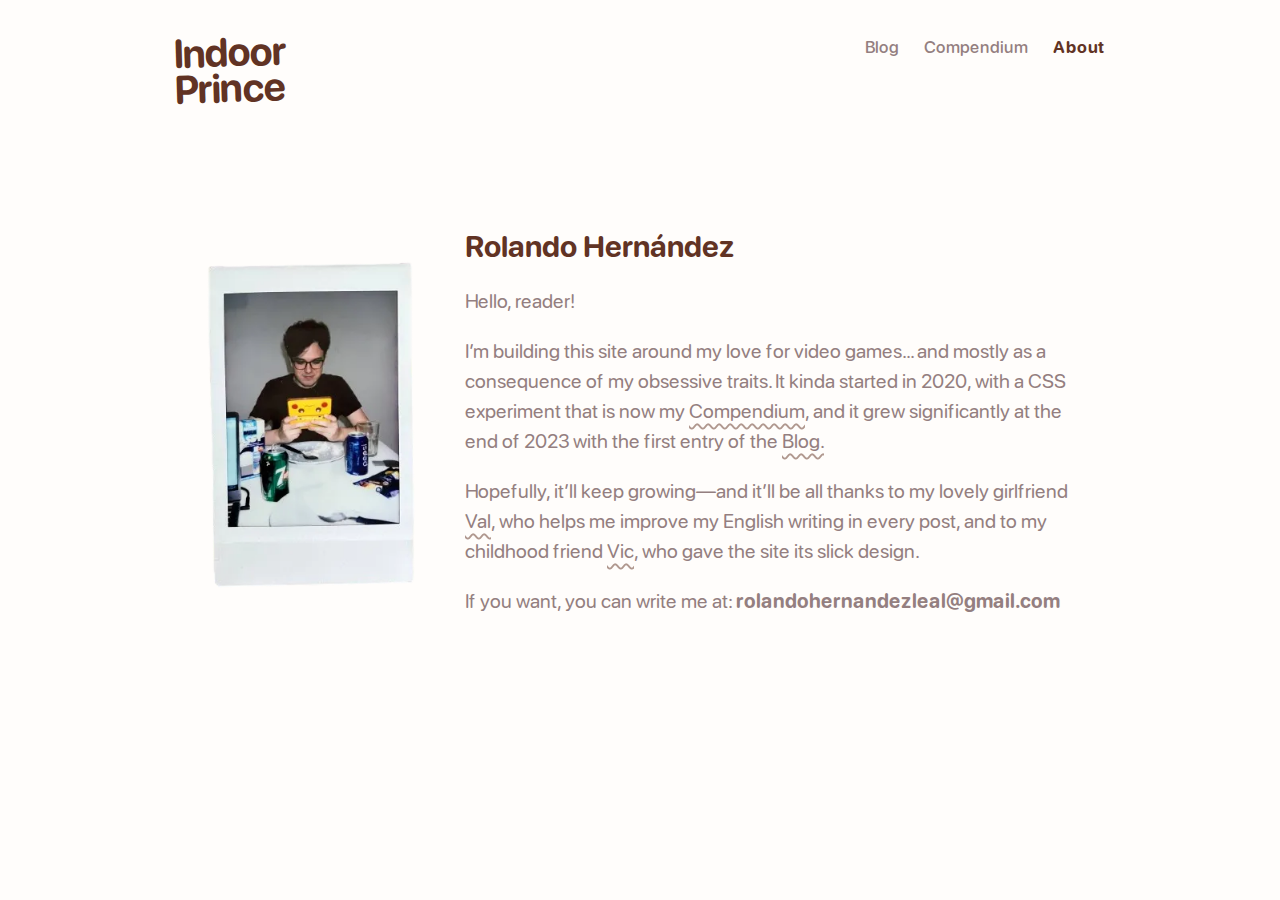
<file: about.html>
<!doctype html>

<html lang="en">
    <head>
        <meta charset="utf-8">
        <title> Indoor Prince</title>
        <link rel="canonical" href="https://indoorprince.com/about" />
        <meta name="description" content="A personal gaming site">
        <meta name="viewport" content="width=device-width, initial-scale=1.0">
        <link rel="apple-touch-icon" sizes="57x57" href="favicon/apple-icon-57x57.png">
        <link rel="apple-touch-icon" sizes="60x60" href="favicon/apple-icon-60x60.png">
        <link rel="apple-touch-icon" sizes="72x72" href="favicon/apple-icon-72x72.png">
        <link rel="apple-touch-icon" sizes="76x76" href="favicon/apple-icon-76x76.png">
        <link rel="apple-touch-icon" sizes="114x114" href="favicon/apple-icon-114x114.png">
        <link rel="apple-touch-icon" sizes="120x120" href="favicon/apple-icon-120x120.png">
        <link rel="apple-touch-icon" sizes="144x144" href="favicon/apple-icon-144x144.png">
        <link rel="apple-touch-icon" sizes="152x152" href="favicon/apple-icon-152x152.png">
        <link rel="apple-touch-icon" sizes="180x180" href="favicon/apple-icon-180x180.png">
        <link rel="icon" type="image/png" sizes="192x192"  href="favicon/android-icon-192x192.png">
        <link rel="icon" type="image/png" sizes="32x32" href="favicon/favicon-32x32.png">
        <link rel="icon" type="image/png" sizes="96x96" href="favicon/favicon-96x96.png">
        <link rel="icon" type="image/png" sizes="16x16" href="favicon/favicon-16x16.png">
        <link rel="manifest" href="favicon/manifest.json">
        <meta name="msapplication-TileColor" content="#ffffff">
        <meta name="msapplication-TileImage" content="favicon/ms-icon-144x144.png">
        <meta name="theme-color" content="#ffffff">
        <link rel="stylesheet" href="styles.css">
    </head>

    <body>
        <header class="header">
            <h1 class="header-title"><a href="/">Indoor Prince</a></h1>

            <menu class="header-menu">
                <li class="header-menu-item">
                    <a class="header-menu-link" href="https://indoorprince.com/">Blog</a>
                </li>
                <li class="header-menu-item">
                    <a class="header-menu-link" href="https://indoorprince.com/compendium">Compendium</a>
                </li>
                <li class="header-menu-item active">
                    <a class="header-menu-link" href="https://indoorprince.com/about">About</a>
                </li>
            </menu>
        </header>

        <section class="about">         
            <div class="about-content">
                <div class="about-image">
                    <img src="images/about/me-and-my-3ds.webp" alt="">
                </div>
                
                <div class="about-text">
                    <h2 class="about-title">Rolando Hernández</h2>
                    <p>Hello, reader!</p>

                    <p>I’m building this site around my love for video games... and mostly as a consequence of my obsessive traits. It kinda started in 2020, with a CSS experiment that is now my <a href="https://indoorprince.com/compendium">Compendium</a>, and it grew significantly at the end of 2023 with the first entry of the <a href="https://indoorprince.com/#one-step-forward">Blog.</a></p>
                
                    <p>Hopefully, it’ll keep growing—and it’ll be all thanks to my lovely girlfriend <a href="https://valstuff.com">Val</a>, who helps me improve my English writing in every post, and to my childhood friend <a href="https://vicfernandez.com/">Vic</a>, who gave the site its slick design.</p>

                    <p>If you want, you can write me at: <a class="about-link" href="mailto:rolandohernandezleal@gmail.com">rolandohernandezleal@gmail.com</a></p>
                </div>
            </div>  
        </section>
    </body>
</html>
</file>
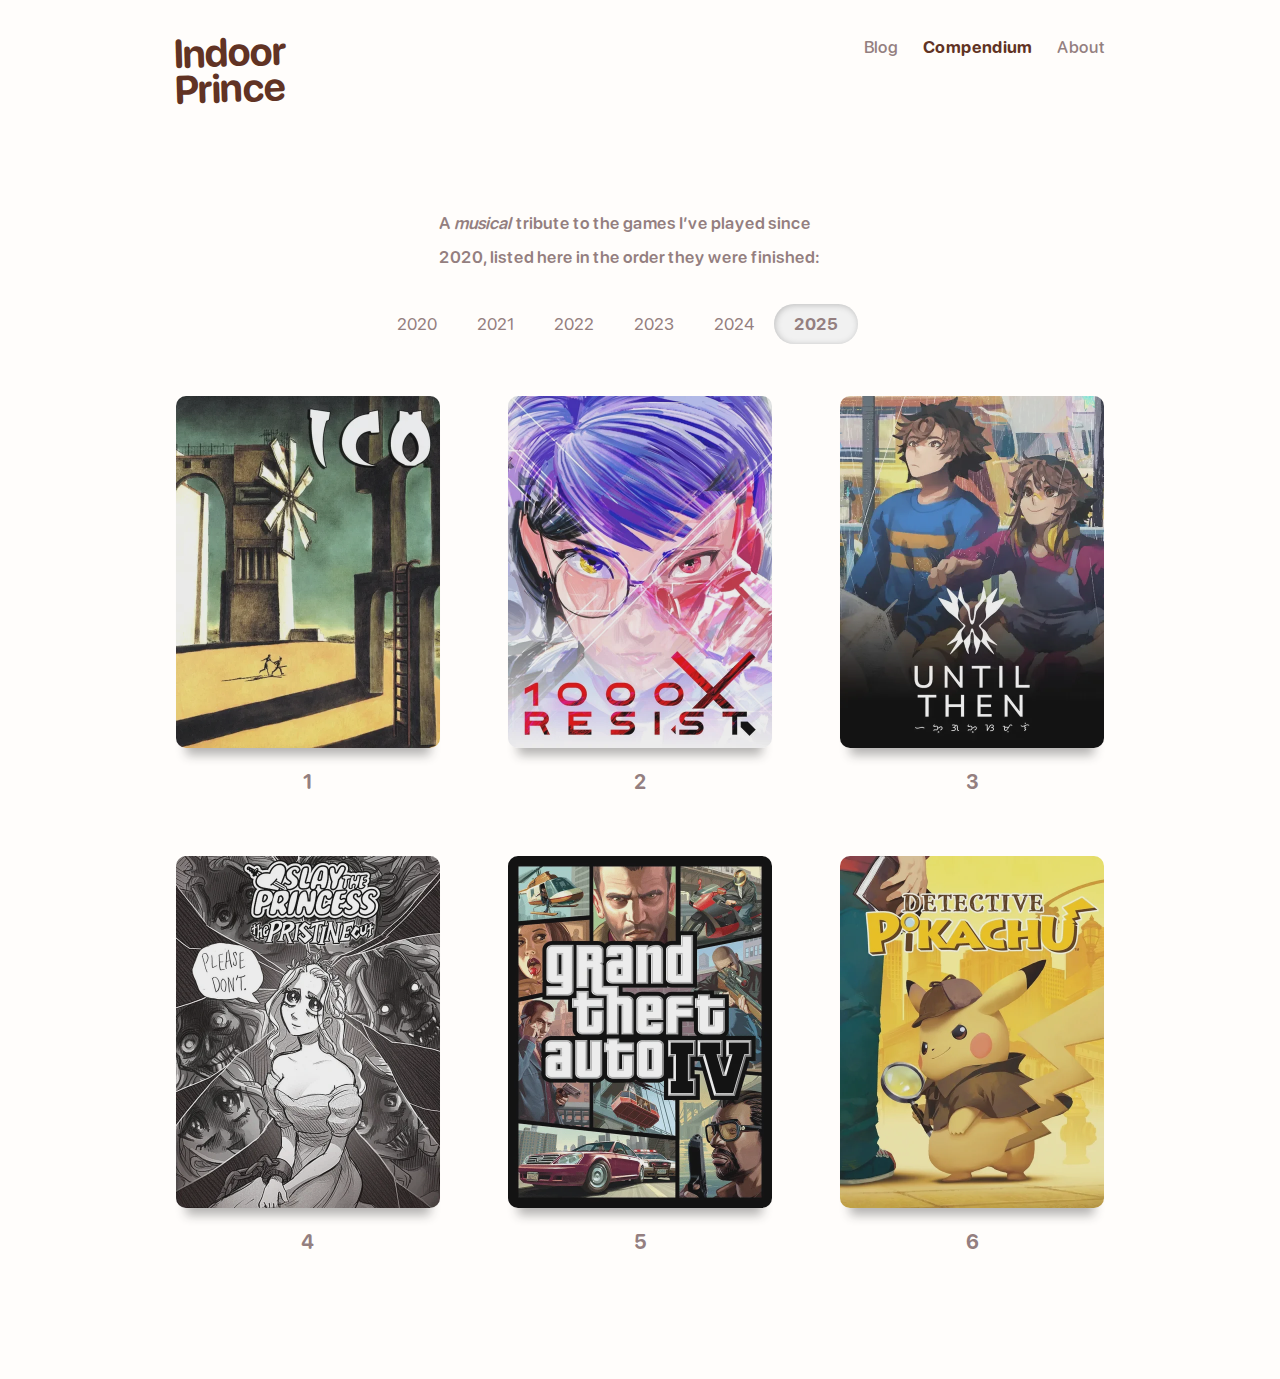
<file: compendium-wip.html>
<!doctype html>

<html lang="en">
    <head>
        <meta charset="utf-8">
        <title> Indoor Prince</title>
        <meta name="description" content="A personal gaming site">
        <meta name="viewport" content="width=device-width, initial-scale=1.0">
        <link rel="apple-touch-icon" sizes="57x57" href="favicon/apple-icon-57x57.png">
        <link rel="apple-touch-icon" sizes="60x60" href="favicon/apple-icon-60x60.png">
        <link rel="apple-touch-icon" sizes="72x72" href="favicon/apple-icon-72x72.png">
        <link rel="apple-touch-icon" sizes="76x76" href="favicon/apple-icon-76x76.png">
        <link rel="apple-touch-icon" sizes="114x114" href="favicon/apple-icon-114x114.png">
        <link rel="apple-touch-icon" sizes="120x120" href="favicon/apple-icon-120x120.png">
        <link rel="apple-touch-icon" sizes="144x144" href="favicon/apple-icon-144x144.png">
        <link rel="apple-touch-icon" sizes="152x152" href="favicon/apple-icon-152x152.png">
        <link rel="apple-touch-icon" sizes="180x180" href="favicon/apple-icon-180x180.png">
        <link rel="icon" type="image/png" sizes="192x192"  href="favicon/android-icon-192x192.png">
        <link rel="icon" type="image/png" sizes="32x32" href="favicon/favicon-32x32.png">
        <link rel="icon" type="image/png" sizes="96x96" href="favicon/favicon-96x96.png">
        <link rel="icon" type="image/png" sizes="16x16" href="favicon/favicon-16x16.png">
        <link rel="manifest" href="favicon/manifest.json">
        <meta name="msapplication-TileColor" content="#ffffff">
        <meta name="msapplication-TileImage" content="favicon/ms-icon-144x144.png">
        <meta name="theme-color" content="#ffffff">
        <link rel="stylesheet" href="styles.css">
    </head>

    <body>
        <header class="header">
            <h1 class="header-title"><a href="/">Indoor Prince</a></h1>

            <menu class="header-menu">
                <li class="header-menu-item">
                    <a class="header-menu-link" href="https://indoorprince.com/">Blog</a>
                </li>
                <li class="header-menu-item active">
                    <a class="header-menu-link" href="https://indoorprince.com/compendium">Compendium</a>
                </li>
                <li class="header-menu-item">
                    <a class="header-menu-link" href="https://indoorprince.com/about">About</a>
                </li>
            </menu>
        </header>

        <p class="collection-intro">A <em>musical</em> tribute to the games I’ve played since 2020, listed here in the order they were finished:</p>
        
        <menu class="collection-menu">
            <li class="collection-menu-item" data-collection="#2020">2020</li>
            <li class="collection-menu-item" data-collection="#2021">2021</li>
            <li class="collection-menu-item" data-collection="#2022">2022</li>
            <li class="collection-menu-item" data-collection="#2023">2023</li>
            <li class="collection-menu-item" data-collection="#2024">2024</li>
            <li class="collection-menu-item active" data-collection="#2025">2025</li>
        </menu>

        <ol class="collection active" id="2025">
            <li class="game" data-audio="ico.mp3">
                <figure class="game-art">
                    <img src="images/compendium/ico.webp" 
                        alt="Ico">
                    <span class="game-number"></span>
                </figure>
            </li>

            <li class="game" data-audio="1000xresist.mp3">
                <figure class="game-art">
                    <img src="images/compendium/1000xresist.webp" 
                        alt="Ico">
                    <span class="game-number"></span>
                </figure>
            </li>

            <li class="game" data-audio="until-then.mp3">
                <figure class="game-art">
                    <img src="images/compendium/until-then.webp" 
                        alt="Until Then">
                    <span class="game-number"></span>
                </figure>
            </li>

            <li class="game" data-audio="until-then.mp3">
                <figure class="game-art">
                    <img src="images/compendium/slay-the-princess.webp" 
                        alt="Until Then">
                    <span class="game-number"></span>
                </figure>
            </li>

            <li class="game" data-audio="until-then.mp3">
                <figure class="game-art">
                    <img src="images/compendium/grand-theft-auto-iv.webp" 
                        alt="Until Then">
                    <span class="game-number"></span>
                </figure>
            </li>

            <li class="game" data-audio="until-then.mp3">
                <figure class="game-art">
                    <img src="images/compendium/detective-pikachu.webp" 
                        alt="Until Then">
                    <span class="game-number"></span>
                </figure>
            </li>
        </ol>

        <ol class="collection" id="2024">
            <li class="game" data-audio="dordogne.mp3">
                <figure class="game-art">
                    <img src="images/compendium/dordogne.webp" 
                        alt="Dordogne">
                    <span class="game-number"></span>
                </figure>
            </li>

            <li class="game" data-audio="oxenfree.mp3">
                <figure class="game-art">
                    <img src="images/compendium/oxenfree.webp" 
                        alt="Oxenfree">
                    <span class="game-number"></span>
                </figure>
            </li>

            <li class="game" data-audio="her-story.mp3">
                <figure class="game-art">
                    <img src="images/compendium/her-story.webp" 
                        alt="Her Story">
                    <span class="game-number"></span>
                </figure>
            </li>

            <li class="game" data-audio="chicory-a-colorful-tale.mp3">
                <figure class="game-art">
                    <img src="images/compendium/chicory-a-colorful-tale.webp" 
                        alt="Chicory: A Colorful Tale">
                    <span class="game-number"></span>
                </figure>
            </li>

            <li class="game" data-audio="venba.mp3">
                <figure class="game-art">
                    <img src="images/compendium/venba.webp" 
                        alt="Venba">
                    <span class="game-number"></span>
                </figure>
            </li>

            <li class="game" data-audio="telling-lies.mp3">
                <figure class="game-art">
                    <img src="images/compendium/telling-lies.webp" 
                        alt="Telling Lies">
                    <span class="game-number"></span>
                </figure>
            </li>

            <li class="game" data-audio="max-payne.mp3">
                <figure class="game-art">
                    <img src="images/compendium/max-payne.webp" 
                        alt="Max Payne">
                    <span class="game-number"></span>
                </figure>
            </li>

            <li class="game" data-audio="max-payne-2-the-fall-of-max-payne.mp3">
                <figure class="game-art">
                    <img src="images/compendium/max-payne-2-the-fall-of-max-payne.webp" 
                        alt="Max Payne 2: The Fall of Max Payne">
                    <span class="game-number"></span>
                </figure>
            </li>

            <li class="game" data-audio="super-mario-rpg.mp3">
                <figure class="game-art">
                    <img src="images/compendium/super-mario-rpg.webp" 
                        alt="Super Mario RPG">
                    <span class="game-number"></span>
                </figure>
            </li>

            <li class="game" data-audio="papers-please.mp3">
                <figure class="game-art">
                    <img src="images/compendium/papers-please.webp" 
                        alt="Papers, Please">
                    <span class="game-number"></span>
                </figure>
            </li>

            <li class="game" data-audio="coffee-talk.mp3">
                <figure class="game-art">
                    <img src="images/compendium/coffee-talk.webp" 
                        alt="Coffee Talk">
                    <span class="game-number"></span>
                </figure>
            </li>

            <li class="game" data-audio="what-comes-after.mp3">
                <figure class="game-art">
                    <img src="images/compendium/what-comes-after.webp" 
                        alt="What Comes After">
                    <span class="game-number"></span>
                </figure>
            </li>

            <li class="game" data-audio="what-remains-of-edith-finch.mp3">
                <figure class="game-art">
                    <img src="images/compendium/what-remains-of-edith-finch.webp" 
                        alt="What Remains of Edith Finch">
                    <span class="game-number"></span>
                </figure>
            </li>

            <li class="game" data-audio="portal.mp3">
                <figure class="game-art">
                    <img src="images/compendium/portal.webp" 
                        alt="Portal">
                    <span class="game-number"></span>
                </figure>
            </li>

            <li class="game" data-audio="turnip-boy-commits-tax-evasion.mp3">
                <figure class="game-art">
                    <img src="images/compendium/turnip-boy-commits-tax-evasion.webp" 
                        alt="Turnip Boy Commits Tax Evasion">
                    <span class="game-number"></span>
                </figure>
            </li>
        
            <li class="game" data-audio="atuel.mp3">
                <figure class="game-art">
                    <img src="images/compendium/atuel.webp" 
                        alt="Atuel">
                    <span class="game-number"></span>
                </figure>
            </li>

            <li class="game" data-audio="persona-3-reload.mp3">
                <figure class="game-art">
                    <img src="images/compendium/persona-3-reload.webp" 
                        alt="Persona 3 Reload">
                    <span class="game-number"></span>
                </figure>
            </li>

            <li class="game" data-audio="a-little-to-the-left.mp3">
                <figure class="game-art">
                    <img src="images/compendium/a-little-to-the-left.webp" 
                        alt="A Little To The Left">
                    <span class="game-number"></span>
                </figure>
            </li>

            <li class="game" data-audio="pikuniku.mp3">
                <figure class="game-art">
                    <img src="images/compendium/pikuniku.webp" 
                        alt="Pikuniku">
                    <span class="game-number"></span>
                </figure>
            </li>

            <li class="game" data-audio="yakuza-0.mp3">
                <figure class="game-art">
                    <img src="images/compendium/yakuza-0.webp" 
                        alt="Yakuza 0">
                    <span class="game-number"></span>
                </figure>
            </li>

            <li class="game" data-audio="eiyuden-chronicle-rising.mp3">
                <figure class="game-art">
                    <img src="images/compendium/eiyuden-chronicle-rising.webp" 
                        alt="Eiyuden Chronicle: Rising">
                    <span class="game-number"></span>
                </figure>
            </li>

            <li class="game" data-audio="the-last-of-us-part-2-remastered.mp3">
                <figure class="game-art">
                    <img src="images/compendium/the-last-of-us-part-2-remastered.webp" 
                        alt="The Last of Us Part II: Remastered">
                    <span class="game-number"></span>
                </figure>
            </li>

            <li class="game" data-audio="florence.mp3">
                <figure class="game-art">
                    <img src="images/compendium/florence.webp" 
                        alt="Florence">
                    <span class="game-number"></span>
                </figure>
            </li>
        
            <li class="game" data-audio="eiyuden-chronicle-hundred-heroes.mp3">
                <figure class="game-art">
                    <img src="images/compendium/eiyuden-chronicle-hundred-heroes.webp" 
                        alt="Eiyuden Chronicle: Hundred Heroes">
                    <span class="game-number"></span>
                </figure>
            </li>

            <li class="game" data-audio="to-the-moon.mp3">
                <figure class="game-art">
                    <img src="images/compendium/to-the-moon.webp" 
                        alt="To the Moon">
                    <span class="game-number"></span>
                </figure>
            </li>

            <li class="game" data-audio="a-bird-story.mp3">
                <figure class="game-art">
                    <img src="images/compendium/a-bird-story.webp" 
                        alt="A Bird Story">
                    <span class="game-number"></span>
                </figure>
            </li>

            <li class="game" data-audio="finding-paradise.mp3">
                <figure class="game-art">
                    <img src="images/compendium/finding-paradise.webp" 
                        alt="Finding Paradise">
                    <span class="game-number"></span>
                </figure>
            </li>

            <li class="game" data-audio="impostor-factory.mp3">
                <figure class="game-art">
                    <img src="images/compendium/impostor-factory.webp" 
                        alt="Impostor Factory">
                    <span class="game-number"></span>
                </figure>
            </li>

            <li class="game" data-audio="the-mirror-lied.mp3">
                <figure class="game-art">
                    <img src="images/compendium/the-mirror-lied.webp" 
                    alt="The Mirror Lied">
                    <span class="game-number"></span>
                </figure>
            </li>
            
            <li class="game" data-audio="escaped-chasm.mp3">
                <figure class="game-art">
                    <img src="images/compendium/escaped-chasm.webp" 
                    alt="Escaped Chasm">
                    <span class="game-number"></span>
                </figure>
            </li>

            <li class="game" data-audio="the-blackwell-legacy-variant.mp3">
                <figure class="game-art">
                    <img src="images/compendium/the-blackwell-legacy.webp" 
                    alt="The Blackwell Legacy">
                    <span class="game-number"></span>
                </figure>
            </li>
        
            <li class="game" data-audio="alan-wake-2-night-springs.mp3">
                <figure class="game-art">
                    <img src="images/compendium/alan-wake-2-night-springs.webp" 
                    alt="Alan Wake II: Night Springs">
                    <span class="game-number"></span>
                </figure>
            </li>

            <li class="game" data-audio="yakuza-kiwami.mp3">
                <figure class="game-art">
                    <img src="images/compendium/yakuza-kiwami.webp" 
                    alt="Yakuza Kiwami">
                    <span class="game-number"></span>
                </figure>
            </li>

            <li class="game" data-audio="final-fantasy-7.mp3">
                <figure class="game-art">
                    <img src="images/compendium/final-fantasy-7.webp" 
                    alt="Final Fantasy VII">
                    <span class="game-number"></span>
                </figure>
            </li>

            <li class="game" data-audio="final-fantasy-7-remake.mp3">
                <figure class="game-art">
                    <img src="images/compendium/final-fantasy-7-remake.webp" 
                    alt="Final Fantasy VII Remake">
                    <span class="game-number"></span>
                </figure>
            </li>

            <li class="game" data-audio="blackwell-unbound-variant.mp3">
                <figure class="game-art">
                    <img src="images/compendium/blackwell-unbound.webp" 
                    alt="Blackwell Unbound">
                    <span class="game-number"></span>
                </figure>
            </li>

            <li class="game" data-audio="fullmetal-alchemist-stray-rondo.mp3">
                <figure class="game-art">
                    <img src="images/compendium/fullmetal-alchemist-stray-rondo.webp" 
                    alt="Fullmetal Alchemist: Stray Rondo">
                    <span class="game-number"></span>
                </figure>
            </li>

            <li class="game" data-audio="life-is-strange.mp3">
                <figure class="game-art">
                    <img src="images/compendium/life-is-strange.webp" 
                    alt="Life is Strange">
                    <span class="game-number"></span>
                </figure>
            </li>

            <li class="game" data-audio="life-is-strange-before-the-storm.mp3">
                <figure class="game-art">
                    <img src="images/compendium/life-is-strange-before-the-storm.webp" 
                    alt="Life Is Strange: Before the Storm">
                    <span class="game-number"></span>
                </figure>
            </li>

            <li class="game" data-audio="storyteller.mp3">
                <figure class="game-art">
                    <img src="images/compendium/storyteller.webp" 
                    alt="Storyteller">
                    <span class="game-number"></span>
                </figure>
            </li>

            <li class="game" data-audio="final-fantasy-7-rebirth.mp3">
                <figure class="game-art">
                    <img src="images/compendium/final-fantasy-7-rebirth.webp" 
                    alt="Final Fantasy VII Rebirth">
                    <span class="game-number"></span>
                </figure>
            </li>

            <li class="game" data-audio="haven.mp3">
                <figure class="game-art">
                    <img src="images/compendium/haven.webp" 
                    alt="Haven">
                    <span class="game-number"></span>
                </figure>
            </li>

            <li class="game" data-audio="super-mario-odyssey.mp3">
                <figure class="game-art">
                    <img src="images/compendium/super-mario-odyssey.webp" 
                    alt="Super Mario Odyssey">
                    <span class="game-number"></span>
                </figure>
            </li>

            <li class="game" data-audio="psychonauts-2-variant.mp3">
                <figure class="game-art">
                    <img src="images/compendium/psychonauts-2.webp" 
                    alt="Psychonauts 2">
                    <span class="game-number"></span>
                </figure>
            </li>

            <li class="game" data-audio="astro-bot.mp3">
                <figure class="game-art">
                    <img src="images/compendium/astro-bot.webp" 
                    alt="Astro Bot">
                    <span class="game-number"></span>
                </figure>
            </li>

            <li class="game" data-audio="just-a-to-the-moon-series-beach-episode.mp3">
                <figure class="game-art">
                    <img src="images/compendium/just-a-to-the-moon-series-beach-episode.webp" 
                    alt="Just a To the Moon Series Beach Episode">
                    <span class="game-number"></span>
                </figure>
            </li>

            <li class="game" data-audio="dragon-age-origins.mp3">
                <figure class="game-art">
                    <img src="images/compendium/dragon-age-origins.webp" 
                    alt="Dragon Age: Origins">
                    <span class="game-number"></span>
                </figure>
            </li>

            <li class="game" data-audio="blackwell-convergence-variant.mp3">
                <figure class="game-art">
                    <img src="images/compendium/blackwell-convergence.webp" 
                    alt="The Blackwell Convergence">
                    <span class="game-number"></span>
                </figure>
            </li>

            <li class="game" data-audio="the-red-strings-club.mp3">
                <figure class="game-art">
                    <img src="images/compendium/the-red-strings-club.webp" 
                    alt="The Red Strings Club">
                    <span class="game-number"></span>
                </figure>
            </li>

            <li class="game" data-audio="alan-wake-2-the-lake-house.mp3">
                <figure class="game-art">
                    <img src="images/compendium/alan-wake-2-the-lake-house.webp" 
                    alt="Alan Wake II: The Lake House">
                    <span class="game-number"></span>
                </figure>
            </li>

            <li class="game" data-audio="dear-red.mp3">
                <figure class="game-art">
                    <img src="images/compendium/dear-red.webp" 
                    alt="Dear RED">
                    <span class="game-number"></span>
                </figure>
            </li>

            <li class="game" data-audio="blackwell-deception-variant.mp3">
                <figure class="game-art">
                    <img src="images/compendium/blackwell-deception.webp"
                    alt="The Blackwell Deception">
                    <span class="game-number"></span>
                </figure>
            </li>

            <li class="game" data-audio="blackwell-epiphany.mp3">
                <figure class="game-art">
                    <img src="images/compendium/blackwell-epiphany.webp"
                    alt="The Blackwell Deception">
                    <span class="game-number"></span>
                </figure>
            </li>

            <li class="game" data-audio="balatro.mp3">
                <figure class="game-art">
                    <img src="images/compendium/balatro.webp"
                        alt="Balatro">
                    <span class="game-number"></span>
                </figure>
            </li>

            <li class="game" data-audio="pokemon-crystal.mp3">
                <figure class="game-art">
                    <img src="images/compendium/pokemon-crystal.webp"
                        alt="Pokemon Crystal">
                    <span class="game-number"></span>
                </figure>
            </li>

            <li class="game" data-audio="pokemon-pinball.mp3">
                <figure class="game-art">
                    <img src="images/compendium/pokemon-pinball.webp"
                        alt="Pokemon Pinball">
                    <span class="game-number"></span>
                </figure>
            </li>

            <li class="game" data-audio="pokemon-emerald.mp3">
                <figure class="game-art">
                    <img src="images/compendium/pokemon-emerald.webp"
                        alt="Pokemon Emerald">
                    <span class="game-number"></span>
                </figure>
            </li>

            <li class="game" data-audio="the-awesome-adventures-of-captain-spirit.mp3">
                <figure class="game-art">
                    <img src="images/compendium/the-awesome-adventures-of-captain-spirit.webp"
                        alt="The Awesome Adventures of Captain Spirit">
                    <span class="game-number"></span>
                </figure>
            </li>

            <li class="game" data-audio="life-is-strange-2.mp3">
                <figure class="game-art">
                    <img src="images/compendium/life-is-strange-2.webp"
                        alt="Life is Strange 2">
                    <span class="game-number"></span>
                </figure>
            </li>

            <li class="game" data-audio="melatonin.mp3">
                <figure class="game-art">
                    <img src="images/compendium/melatonin.webp"
                        alt="Melatonin">
                    <span class="game-number"></span>
                </figure>
            </li>

            <li class="game" data-audio="metaphor-re-fantazio.mp3">
                <figure class="game-art">
                    <img src="images/compendium/metaphor-re-fantazio.webp"
                        alt="Metaphor: ReFantazio">
                    <span class="game-number"></span>
                </figure>
            </li>

            <li class="game" data-audio="mouthwashing.mp3">
                <figure class="game-art">
                    <img src="images/compendium/mouthwashing.webp"
                        alt="Mouthwashing">
                    <span class="game-number"></span>
                </figure>
            </li>
        </ol>

        <ol class="collection" id="2023">
            <li class="game" data-audio="shin-chan-me-and-the-professor-on-summer-vacation-the-endless-seven-day-journey.mp3">
                <figure class="game-art">
                    <img src="images/compendium/shin-chan-me-and-the-professor-on-summer-vacation-the-endless-seven-day-journey.webp"
                    alt="Shin-chan: Me and the Professor on Summer Vacation – The Endless Seven-Day Journey">
                    <span class="game-number"></span>
                </figure>
            </li>

            <li class="game" data-audio="lil-gator-game.mp3">
                <figure class="game-art">
                    <img src="images/compendium/lil-gator-game.webp"
                    alt="Lil’ Gator Game">
                    <span class="game-number"></span>
                </figure>
            </li>

            <li class="game" data-audio="bastion.mp3">
                <figure class="game-art">
                    <img src="images/compendium/bastion.webp"
                    alt="Bastion">
                    <span class="game-number"></span>
                </figure>
            </li>

            <li class="game" data-audio="a-space-for-the-unbound.mp3">
                <figure class="game-art">
                    <img src="images/compendium/a-space-for-the-unbound.webp"
                        alt="A Space for the Unbound">
                    <span class="game-number"></span>
                </figure>
            </li>

            <li class="game" data-audio="vampire-survivors.mp3">
                <figure class="game-art">
                    <img src="images/compendium/vampire-survivors.webp"
                        alt="Vampire Survivors">
                    <span class="game-number"></span>
                </figure>
            </li>

            <li class="game" data-audio="star-wars-jedi-fallen-order-variant.mp3">
                <figure class="game-art">
                    <img src="images/compendium/star-wars-jedi-fallen-order.webp"
                        alt="Star Wars Jedi: Fallen Order">
                    <span class="game-number"></span>
                </figure>
            </li>

            <li class="game" data-audio="pokemon-red-version.mp3">
                <figure class="game-art">
                    <img src="images/compendium/pokemon-red-version.webp"
                        alt="Pokemon Red Version">
                    <span class="game-number"></span>
                </figure>
            </li>

            <li class="game" data-audio="chase-cold-case-investigations-distant-memories.mp3">
                <figure class="game-art">
                    <img src="images/compendium/chase-cold-case-investigations-distant-memories.webp"
                        alt="Chase: Cold Case Investigations - Distant Memories">
                    <span class="game-number"></span>
                </figure>
            </li>

            <li class="game" data-audio="hogwarts-legacy.mp3">
                <figure class="game-art">
                    <img src="images/compendium/hogwarts-legacy.webp"
                        alt="Hogwarts Legacy">
                    <span class="game-number"></span>
                </figure>
            </li>

            <li class="game" data-audio="norco.mp3">
                <figure class="game-art">
                    <img src="images/compendium/norco.webp"
                        alt="Norco">
                    <span class="game-number"></span>
                </figure>
            </li>


            <li class="game" data-audio="bully.mp3">
                <figure class="game-art">
                    <img src="images/compendium/bully.webp"
                        alt="Bully">
                    <span class="game-number"></span>
                </figure>
            </li>

            <li class="game" data-audio="blanc.mp3">
                <figure class="game-art">
                    <img src="images/compendium/blanc.webp"
                        alt="Blanc">
                    <span class="game-number"></span>
                </figure>
            </li>

            <li class="game" data-audio="melon-journey-pocket.mp3">
                <figure class="game-art">
                    <img src="images/compendium/melon-journey-pocket.webp"
                        alt="Melon Journey Pocket">
                    <span class="game-number"></span>
                </figure>
            </li>

            <li class="game" data-audio="the-shivah.mp3">
                <figure class="game-art">
                    <img src="images/compendium/the-shivah.webp"
                        alt="The Shivah">
                    <span class="game-number"></span>
                </figure>
            </li>

            <li class="game" data-audio="diablo-3.mp3">
                <figure class="game-art">
                    <img src="images/compendium/diablo-3.webp"
                        alt="Diablo III">
                    <span class="game-number"></span>
                </figure>
            </li>

            <li class="game" data-audio="the-legend-of-zelda-breath-of-the-wild.mp3">
                <figure class="game-art">
                    <img src="images/compendium/the-legend-of-zelda-breath-of-the-wild.webp" 
                        alt="The Legend of Zelda: Breath of the Wild">
                    <span class="game-number"></span>
                </figure>
            </li>

            <li class="game" data-audio="shadow-of-the-colossus.mp3">
                <figure class="game-art">
                    <img src="images/compendium/shadow-of-the-colossus.webp"
                        alt="Shadow of the Colossus">
                    <span class="game-number"></span>
                </figure>
            </li>

            <li class="game" data-audio="the-last-of-us-part-1.mp3">
                <figure class="game-art">
                    <img src="images/compendium/the-last-of-us-part-1.webp"
                        alt="The Last of Us Part I">
                    <span class="game-number"></span>
                </figure>
            </li>

            <li class="game" data-audio="final-fantasy-16.mp3">
                <figure class="game-art">
                    <img src="images/compendium/final-fantasy-16.webp"
                        alt="Final Fantasy XVI">
                    <span class="game-number"></span>
                </figure>
            </li>

            <li class="game" data-audio="the-legend-of-zelda-tears-of-the-kingdom.mp3">
                <figure class="game-art">
                    <img src="images/compendium/the-legend-of-zelda-tears-of-the-kingdom.webp" 
                        alt="The Legend of Zelda: Tears of the Kingdom">
                    <span class="game-number"></span>
                </figure>
            </li>

            <li class="game" data-audio="diablo-4.mp3">
                <figure class="game-art">
                    <img src="images/compendium/diablo-4.webp"
                        alt="Diablo IV">
                    <span class="game-number"></span>
                </figure>
            </li>

            <li class="game" data-audio="star-wars-jedi-survivor.mp3">
                <figure class="game-art">
                    <img src="images/compendium/star-wars-jedi-survivor.webp"
                        alt="Star Wars Jedi: Survivor">
                    <span class="game-number"></span>
                </figure>
            </li>

            <li class="game" data-audio="marvels-spider-man.mp3">
                <figure class="game-art">
                    <img src="images/compendium/marvels-spider-man.webp"
                        alt="Marvel’s Spider-Man">
                    <span class="game-number"></span>
                </figure>
            </li>

            <li class="game" data-audio="marvels-spider-man-miles-morales-variant.mp3">
                <figure class="game-art">
                    <img src="images/compendium/marvels-spider-man-miles-morales.webp"
                        alt="Marvel’s Spider-Man: Miles Morales">
                    <span class="game-number"></span>
                </figure>
            </li>

            <li class="game" data-audio="game-of-thrones-a-telltale-game-series.mp3">
                <figure class="game-art">
                    <img src="images/compendium/game-of-thrones-a-telltale-game-series.webp"
                        alt="Game of Thrones: A Telltale Games Series">
                    <span class="game-number"></span>
                </figure>
            </li>

            <li class="game" data-audio="alan-wake.mp3">
                <figure class="game-art">
                    <img src="images/compendium/alan-wake.webp"
                        alt="Alan Wake">
                    <span class="game-number"></span>
                </figure>
            </li>

            <li class="game" data-audio="the-expanse.mp3">
                <figure class="game-art">
                    <img src="images/compendium/the-expanse.webp"
                        alt="The Expanse">
                    <span class="game-number"></span>
                </figure>
            </li>

            <li class="game" data-audio="alan-wake-american-nightmare.mp3">
                <figure class="game-art">
                    <img src="images/compendium/alan-wake-american-nightmare.webp"
                        alt="Alan Wake’s American Nightmare">
                    <span class="game-number"></span>
                </figure>
            </li>

            <li class="game" data-audio="baldurs-gate-3.mp3">
                <figure class="game-art">
                    <img src="images/compendium/baldurs-gate-3.webp" 
                        alt="Baldur’s Gate 3">
                    <span class="game-number"> </span>
                </figure>
            </li>

            <li class="game" data-audio="marvels-spider-man-2.mp3">
                <figure class="game-art">
                    <img src="images/compendium/marvels-spider-man-2.webp"
                        alt="Marvel’s Spider-Man 2">
                    <span class="game-number"></span>
                </figure>
            </li>

            <li class="game" data-audio="control.mp3">
                <figure class="game-art">
                    <img src="images/compendium/control.webp"
                        alt="Control">
                    <span class="game-number"></span>
                </figure>
            </li>

            <li class="game" data-audio="alan-wake-2.mp3">
                <figure class="game-art">
                    <img src="images/compendium/alan-wake-2.webp"
                        alt="Alan Wake II">
                    <span class="game-number"></span>
                </figure>
            </li>

            <li class="game" data-audio="lake-seasons-greetings.mp3">
                <figure class="game-art">
                    <img src="images/compendium/lake-seasons-greetings.webp"
                        alt="Lake: Season’s Greetings">
                    <span class="game-number"></span>
                </figure>
            </li>

            <li class="game" data-audio="super-mario-bros-wonder.mp3">
                <figure class="game-art">
                    <img src="images/compendium/super-mario-bros-wonder.webp"
                        alt="Super Mario Bros. Wonder">
                    <span class="game-number"></span>
                </figure>
            </li>

            <li class="game" data-audio="the-murder-of-sonic-the-hedgehog.mp3">
                <figure class="game-art">
                    <img src="images/compendium/the-murder-of-sonic-the-hedgehog.webp"
                        alt="The Murder of Sonic the Hedgehog">
                    <span class="game-number"></span>
                </figure>
            </li>

            <li class="game" data-audio="god-of-war-valhalla.mp3">
                <figure class="game-art">
                    <img src="images/compendium/god-of-war-valhalla.webp"
                        alt="God of War: Valhalla">
                    <span class="game-number"></span>
                </figure>
            </li>
        </ol>

        <ol class="collection" id="2022">
            <li class="game" data-audio="lake.mp3">
                <figure class="game-art">
                    <img src="images/compendium/lake.webp"
                        alt="Lake">
                    <span class="game-number"></span>
                </figure>
            </li>

            <li class="game" data-audio="hotel-dusk.mp3">
                <figure class="game-art">
                    <img src="images/compendium/hotel-dusk.webp"
                        alt="Hotel Dusk">
                    <span class="game-number"></span>
                </figure>
            </li>

            <li class="game" data-audio="horizon-zero-dawn.mp3">
                <figure class="game-art">
                    <img src="images/compendium/horizon-zero-dawn.webp"
                        alt="Horizon Zero Dawn">
                    <span class="game-number"></span>
                </figure>
            </li>

            <li class="game" data-audio="halo-combat-evolved.mp3">
                <figure class="game-art">
                    <img src="images/compendium/halo-combat-evolved.webp"
                    alt="Halo: Combat Evolved">
                    <span class="game-number"></span>
                </figure>
            </li>

            <li class="game" data-audio="sifu.mp3">
                <figure class="game-art">
                    <img src="images/compendium/sifu.webp"
                    alt="Sifu">
                    <span class="game-number"></span>
                </figure>
            </li>

            <li class="game" data-audio="pokemon-legends-arceus.mp3">
                <figure class="game-art">
                    <img src="images/compendium/pokemon-legends-arceus.webp"
                    alt="Pokémon Legends: Arceus">
                    <span class="game-number"></span>
                </figure>
            </li>

            <li class="game" data-audio="last-window-the-secret-of-cape-west.mp3">
                <figure class="game-art">
                    <img src="images/compendium/last-window-the-secret-of-cape-west.webp"
                    alt="Last Window: The Secret of Cape West">
                    <span class="game-number"></span>
                </figure>
            </li>

            <li class="game" data-audio="the-blackwell-legacy.mp3">
                <figure class="game-art">
                    <img src="images/compendium/the-blackwell-legacy.webp"
                    alt="The Blackwell Legacy">
                    <span class="game-number"></span>
                </figure>
            </li>

            <li class="game" data-audio="blackwell-unbound.mp3">
                <figure class="game-art">
                    <img src="images/compendium/blackwell-unbound.webp"
                    alt="The Blackwell Unbound">
                    <span class="game-number"></span>
                </figure>
            </li>

            <li class="game" data-audio="blackwell-convergence.mp3">
                <figure class="game-art">
                    <img src="images/compendium/blackwell-convergence.webp"
                        alt="The Blackwell Convergence">
                    <span class="game-number"></span>
                </figure>
            </li>

            <li class="game" data-audio="blackwell-deception.mp3">
                <figure class="game-art">
                    <img src="images/compendium/blackwell-deception.webp"
                    alt="The Blackwell Deception">
                    <span class="game-number"></span>
                </figure>
            </li>

            <li class="game" data-audio="blackwell-epiphany.mp3">
                <figure class="game-art">
                    <img src="images/compendium/blackwell-epiphany.webp"
                        alt="The Blackwell Epiphany">
                    <span class="game-number"></span>
                </figure>
            </li>

            <li class="game" data-audio="untitled-goose-game.mp3">
                <figure class="game-art">
                    <img src="images/compendium/untitled-goose-game.webp"
                    alt="Untitled Goose Game">
                    <span class="game-number"></span>
                </figure>
            </li>

            <li class="game" data-audio="dark-souls.mp3">
                <figure class="game-art">
                    <img src="images/compendium/dark-souls.webp"
                    alt="Dark Souls">
                    <span class="game-number"></span>
                </figure>
            </li>

            <li class="game" data-audio="unavowed.mp3">
                <figure class="game-art">
                    <img src="images/compendium/unavowed.webp"
                    alt="Unavowed">
                    <span class="game-number"></span>
                </figure>
            </li>

            <li class="game" data-audio="the-secret-of-monkey-island.mp3">
                <figure class="game-art">
                    <img src="images/compendium/the-secret-of-monkey-island.webp"
                    alt="The Secret of Monkey Island">
                    <span class="game-number"></span>
                </figure>
            </li>

            <li class="game" data-audio="brothers.mp3">
                <figure class="game-art">
                    <img src="images/compendium/brothers.webp"
                    alt="Brothers">
                    <span class="game-number"></span>
                </figure>
            </li>

            <li class="game" data-audio="unravel-two.mp3">
                <figure class="game-art">
                    <img src="images/compendium/unravel-two.webp"
                    alt="Unravel Two">
                    <span class="game-number"></span>
                </figure>
            </li>

            <li class="game" data-audio="chrono-trigger.mp3">
                <figure class="game-art">
                    <img src="images/compendium/chrono-trigger.webp"
                    alt="Chrono Trigger">
                    <span class="game-number"></span>
                </figure>
            </li>

            <li class="game" data-audio="elden-ring.mp3">
                <figure class="game-art">
                    <img src="images/compendium/elden-ring.webp"
                    alt="Elden Ring">
                    <span class="game-number"></span>
                </figure>
            </li>

            <li class="game" data-audio="animal-crossing-new-horizons.mp3">
                <figure class="game-art">
                    <img src="images/compendium/animal-crossing-new-horizons.webp"
                    alt="Animal Crossing: New Horizons">
                    <span class="game-number"></span>
                </figure>
            </li>

            <li class="game" data-audio="radical-dreamers-le-tresor-interdit.mp3">
                <figure class="game-art">
                    <img src="images/compendium/radical-dreamers-le-tresor-interdit.webp"
                    alt="Radical Dreamers: Le Trésor Interdit">
                    <span class="game-number"></span>
                </figure>
            </li>

            <li class="game" data-audio="chrono-cross.mp3">
                <figure class="game-art">
                    <img src="images/compendium/chrono-cross.webp"
                    alt="Chrono Cross">
                    <span class="game-number"></span>
                </figure>
            </li>

            <li class="game" data-audio="the-walking-dead.mp3">
                <figure class="game-art">
                    <img src="images/compendium/the-walking-dead.webp"
                    alt="The Walking Dead">
                    <span class="game-number"></span>
                </figure>
            </li>

            <li class="game" data-audio="the-walking-dead-season-two.mp3">
                <figure class="game-art">
                    <img src="images/compendium/the-walking-dead-season-two.webp"
                    alt="The Walking Dead: Season Two">
                    <span class="game-number"></span>
                </figure>
            </li>

            <li class="game" data-audio="the-walking-dead-michonne.mp3">
                <figure class="game-art">
                    <img src="images/compendium/the-walking-dead-michonne.webp"
                    alt="The Walking Dead: Michonne">
                    <span class="game-number"></span>
                </figure>
            </li>

            <li class="game" data-audio="the-walking-dead-a-new-frontier.mp3">
                <figure class="game-art">
                    <img src="images/compendium/the-walking-dead-a-new-frontier.webp"
                    alt="The Walking Dead: A New Frontier">
                    <span class="game-number"></span>
                </figure>
            </li>

            <li class="game" data-audio="the-walking-dead-the-final-season.mp3">
                <figure class="game-art">
                    <img src="images/compendium/the-walking-dead-the-final-season.webp"
                    alt="The Walking Dead: The Final Season">
                    <span class="game-number"></span>
                </figure>
            </li>

            <li class="game" data-audio="grand-theft-auto-v.mp3">
                <figure class="game-art">
                    <img src="images/compendium/grand-theft-auto-v.webp"
                    alt="Grand Theft Auto V">
                    <span class="game-number"></span>
                </figure>
            </li>

            <li class="game" data-audio="disco-elysium.mp3">
                <figure class="game-art">
                    <img src="images/compendium/disco-elysium.webp"
                    alt="Disco Elysium">
                    <span class="game-number"></span>
                </figure>
            </li>

            <li class="game" data-audio="horizon-forbidden-west.mp3">
                <figure class="game-art">
                    <img src="images/compendium/horizon-forbidden-west.webp"
                    alt="Horizon Forbidden West">
                    <span class="game-number"></span>
                </figure>
            </li>

            <li class="game" data-audio="nobody-saves-the-world.mp3">
                <figure class="game-art">
                    <img src="images/compendium/nobody-saves-the-world.webp"
                    alt="Nobody Saves the World">
                    <span class="game-number"></span>
                </figure>
            </li>

            <li class="game" data-audio="monkey-island-2-lechucks-revenge.mp3">
                <figure class="game-art">
                    <img src="images/compendium/monkey-island-2-lechucks-revenge.webp"
                    alt="Monkey Island 2: LeChuck’s Revenge">
                    <span class="game-number"></span>
                </figure>
            </li>

            <li class="game" data-audio="god-of-war.mp3">
                <figure class="game-art">
                    <img src="images/compendium/god-of-war.webp"
                    alt="God of War">
                    <span class="game-number"></span>
                </figure>
            </li>
        
            <li class="game" data-audio="god-of-war-2.mp3">
                <figure class="game-art">
                    <img src="images/compendium/god-of-war-2.webp"
                    alt="God of War II">
                    <span class="game-number"></span>
                </figure>
            </li>

            <li class="game" data-audio="god-of-war-chains-of-olympus.mp3">
                <figure class="game-art">
                    <img src="images/compendium/god-of-war-chains-of-olympus.webp"
                    alt="God of War: Chains of Olympus">
                    <span class="game-number"></span>
                </figure>
            </li>

            <li class="game" data-audio="god-of-war-3.mp3">
                <figure class="game-art">
                    <img src="images/compendium/god-of-war-3.webp"
                    alt="God of War III">
                    <span class="game-number"></span>
                </figure>
            </li>

            <li class="game" data-audio="god-of-war-ghost-of-sparta.mp3">
                <figure class="game-art">
                    <img src="images/compendium/god-of-war-ghost-of-sparta.webp"
                    alt="God of War: Ghost of Sparta">
                    <span class="game-number"></span>
                </figure>
            </li>

            <li class="game" data-audio="god-of-war-ascension.mp3">
                <figure class="game-art">
                    <img src="images/compendium/god-of-war-ascension.webp"
                    alt="God of War: Ascension">
                    <span class="game-number"></span>
                </figure>
            </li>

            <li class="game" data-audio="god-of-war-2018.mp3">
                <figure class="game-art">
                    <img src="images/compendium/god-of-war-2018.webp"
                    alt="God of War (2018)">
                    <span class="game-number"></span>
                </figure>
            </li>

            <li class="game" data-audio="star-wars-episode-3-revenge-of-the-sith.mp3">
                <figure class="game-art">
                    <img src="images/compendium/star-wars-episode-3-revenge-of-the-sith.webp"
                    alt="Star Wars: Episode III: Revenge of the Sith">
                    <span class="game-number"></span>
                </figure>
            </li>

            <li class="game" data-audio="the-stanley-parable-ultra-deluxe.mp3">
                <figure class="game-art">
                    <img src="images/compendium/the-stanley-parable-ultra-deluxe.webp"
                    alt="The Stanley Parable: Ultra Deluxe">
                    <span class="game-number"></span>
                </figure>
            </li>

            <li class="game" data-audio="the-curse-of-monkey-island.mp3">
                <figure class="game-art">
                    <img src="images/compendium/the-curse-of-monkey-island.webp"
                    alt="The Curse of Monkey Island">
                    <span class="game-number"></span>
                </figure>
            </li>

            <li class="game" data-audio="forza-horizon-4.mp3">
                <figure class="game-art">
                    <img src="images/compendium/forza-horizon-4.webp"
                alt="Forza Horizon 4">
                    <span class="game-number"></span>
                </figure>
            </li>

            <li class="game" data-audio="stray.mp3">
                <figure class="game-art">
                    <img src="images/compendium/stray.webp"
                    alt="Stray">
                    <span class="game-number"></span>
                </figure>
            </li>

            <li class="game" data-audio="a-way-out.mp3">
                <figure class="game-art">
                    <img src="images/compendium/a-way-out.webp"
                    alt="A Way Out">
                    <span class="game-number"></span>
                </figure>
            </li>

            <li class="game" data-audio="a-short-hike.mp3">
                <figure class="game-art">
                    <img src="images/compendium/a-short-hike.webp"
                    alt="A Short Hike">
                    <span class="game-number"></span>
                </figure>
            </li>

            <li class="game" data-audio="gone-home.mp3">
                <figure class="game-art">
                    <img src="images/compendium/gone-home.webp"
                    alt="Gone Home">
                    <span class="game-number"></span>
                </figure>
            </li>

            <li class="game" data-audio="god-of-war-ragnarok.mp3">
                <figure class="game-art">
                    <img src="images/compendium/god-of-war-ragnarok.webp"
                    alt="God of War Ragnarök">
                    <span class="game-number"></span>
                </figure>
            </li>

            <li class="game" data-audio="toem-a-photo-adventure.mp3">
                <figure class="game-art">
                    <img src="images/compendium/toem-a-photo-adventure.webp"
                    alt="Toem">
                    <span class="game-number"></span>
                </figure>
            </li>
        </ol>

        <ol class="collection" id="2021">
            <li class="game" data-audio="demons-souls.mp3">
                <figure class="game-art">
                    <img src="images/compendium/demons-souls.webp"
                        alt="Demon’s Souls">
                    <span class="game-number"></span>
                </figure>
            </li>

            <li class="game" data-audio="13-sentinels-aegis-rim.mp3">
                <figure class="game-art">
                    <img src="images/compendium/13-sentinels-aegis-rim.webp"
                        alt="13 Sentinels: Aegis Rim">
                    <span class="game-number"></span>
                </figure>
            </li>

            <li class="game" data-audio="the-medium.mp3">
                <figure class="game-art">
                    <img src="images/compendium/the-medium.webp"
                        alt="The Medium">
                    <span class="game-number"></span>
                </figure>
            </li>

            <li class="game" data-audio="ghost-of-tsushima-legends.mp3">
                <figure class="game-art">
                    <img src="images/compendium/ghost-of-tsushima-legends.webp"
                    alt="Ghost of Tsushima: Legends">
                    <span class="game-number"></span>
                </figure>
            </li>

            <li class="game" data-audio="watch-dogs.mp3">
                <figure class="game-art">
                    <img src="images/compendium/watch-dogs.webp"
                        alt="Watch Dogs">
                    <span class="game-number"></span>
                </figure>
            </li>

            <li class="game" data-audio="inside.mp3">
                <figure class="game-art">
                    <img src="images/compendium/inside.webp"
                        alt="Inside">
                    <span class="game-number"></span>
                </figure>
            </li>

            <li class="game" data-audio="journey.mp3">
                <figure class="game-art">
                    <img src="images/compendium/journey.webp"
                        alt="Journey">
                    <span class="game-number"></span>
                </figure>
            </li>

            <li class="game" data-audio="assassins-creed-2.mp3">
                <figure class="game-art">
                    <img src="images/compendium/assassins-creed-2.webp"
                        alt="Asaassin’s Creed II">
                    <span class="game-number"></span>
                </figure>
            </li>

            <li class="game" data-audio="diablo.mp3">
                <figure class="game-art">
                    <img src="images/compendium/diablo.webp"
                        alt="Diablo">
                    <span class="game-number"></span>
                </figure>
            </li>

            <li class="game" data-audio="bugsnax.mp3">
                <figure class="game-art">
                    <img src="images/compendium/bugsnax.webp"
                        alt="Bugsnax">
                    <span class="game-number"></span>
                </figure>
            </li>

            <li class="game" data-audio="returnal.mp3">
                <figure class="game-art">
                    <img src="images/compendium/returnal.webp"
                        alt="Returnal">
                    <span class="game-number"></span>
                </figure>
            </li>

            <li class="game" data-audio="hades.mp3">
                <figure class="game-art">
                    <img src="images/compendium/hades.webp"
                        alt="Hades">
                    <span class="game-number"></span>
                </figure>
            </li>

            <li class="game" data-audio="mass-effect.mp3">
                <figure class="game-art">
                    <img src="images/compendium/mass-effect.webp"
                        alt="Mass Effect">
                    <span class="game-number"></span>
                </figure>
            </li>

            <li class="game" data-audio="mass-effect-2.mp3">
                <figure class="game-art">
                    <img src="images/compendium/mass-effect-2.webp"
                        alt="Mass Effect">
                    <span class="game-number"></span>
                </figure>
            </li>

            <li class="game" data-audio="mass-effect-3.mp3">
                <figure class="game-art">
                    <img src="images/compendium/mass-effect-3.webp"
                        alt="Mass Effect 3">
                    <span class="game-number"></span>
                </figure>
            </li>

            <li class="game" data-audio="ratchet-and-clank-rift-apart.mp3">
                <figure class="game-art">
                    <img src="images/compendium/ratchet-and-clank-rift-apart.webp"
                        alt="Ratchet & Clank: Rift Apart">
                    <span class="game-number"></span>
                </figure>
            </li>

            <li class="game" data-audio="deaths-door.mp3">
                <figure class="game-art">
                    <img src="images/compendium/deaths-door.webp"
                        alt="Death’s Door">
                    <span class="game-number"></span>
                </figure>
            </li>

            <li class="game" data-audio="deathloop.mp3">
                <figure class="game-art">
                    <img src="images/compendium/deathloop.webp"
                        alt="Deathloop">
                    <span class="game-number"></span>
                </figure>
            </li>

            <li class="game" data-audio="diablo-2-resurrected.mp3">
                <figure class="game-art">
                    <img src="images/compendium/diablo-2-resurrected.webp"
                        alt="Diablo II: Resurrected">
                    <span class="game-number"></span>
                </figure>
            </li>

            <li class="game" data-audio="the-forgotten-city.mp3">
                <figure class="game-art">
                    <img src="images/compendium/the-forgotten-city.webp"
                        alt="The Forgotten City">
                    <span class="game-number"></span>
                </figure>
            </li>

            <li class="game" data-audio="hitman.mp3">
                <figure class="game-art">
                    <img src="images/compendium/hitman.webp"
                        alt="Hitman">
                    <span class="game-number"></span>
                </figure>
            </li>

            <li class="game" data-audio="psychonauts.mp3">
                <figure class="game-art">
                    <img src="images/compendium/psychonauts.webp"
                        alt="Psychonauts">
                    <span class="game-number"></span>
                </figure>
            </li>

            <li class="game" data-audio="psychonauts-2.mp3">
                <figure class="game-art">
                    <img src="images/compendium/psychonauts-2.webp"
                        alt="Psychonauts 2">
                    <span class="game-number"></span>
                </figure>
            </li>

            <li class="game" data-audio="kena-bridge-of-spirits.mp3">
                <figure class="game-art">
                    <img src="images/compendium/kena-bridge-of-spirits.webp"
                        alt="Kena: Bridge of Spirits">
                    <span class="game-number"></span>
                </figure>
            </li>
        
            <li class="game" data-audio="it-takes-two.mp3">
                <figure class="game-art">
                    <img src="images/compendium/it-takes-two.webp"
                        alt="It Takes Two">
                    <span class="game-number"></span>
                </figure>
            </li>

            <li class="game" data-audio="twelve-minutes.mp3">
                <figure class="game-art">
                    <img src="images/compendium/twelve-minutes.webp"
                        alt="Twelve Minutes">
                    <span class="game-number"></span>
                </figure>
            </li>

            <li class="game" data-audio="unravel.mp3">
                <figure class="game-art">
                    <img src="images/compendium/unravel.webp"
                        alt="It Takes Two">
                    <span class="game-number"></span>
                </figure>
            </li>

            <li class="game" data-audio="resident-evil.mp3">
                <figure class="game-art">
                    <img src="images/compendium/resident-evil.webp"
                        alt="Resident Evil">
                    <span class="game-number"></span>
                </figure>
            </li>

            <li class="game" data-audio="marvels-guardians-of-the-galaxy.mp3">
                <figure class="game-art">
                    <img src="images/compendium/marvels-guardians-of-the-galaxy.webp"
                        alt="Marvel’s Guardians of the Galaxy">
                    <span class="game-number"></span>
                </figure>
            </li>

            <li class="game" data-audio="unpacking.mp3">
                <figure class="game-art">
                    <img src="images/compendium/unpacking.webp"
                        alt="Unpacking">
                    <span class="game-number"></span>
                </figure>
            </li>
        </ol>
        
        <ol class="collection" id="2020">
            <li class="game" data-audio="the-last-guardian.mp3">
                <figure class="game-art">
                    <img src="images/compendium/the-last-guardian.webp"
                    alt="The Last Guardian">
                    <span class="game-number"></span>
                </figure>
            </li>

            <li class="game" data-audio="kingdom-hearts.mp3">
                <figure class="game-art">
                    <img src="images/compendium/kingdom-hearts.webp"
                    alt="Kingdom Hearts">
                    <span class="game-number"></span>
                </figure>
            </li>

            <li class="game" data-audio="kingdom-hearts-2.mp3">
                <figure class="game-art">
                    <img src="images/compendium/kingdom-hearts-2.webp"
                    alt="Kingdom Hearts 2">
                    <span class="game-number"></span>
                </figure>
            </li>

            <li class="game" data-audio="death-stranding.mp3">
                <figure class="game-art">
                    <img src="images/compendium/death-stranding.webp"
                    alt="Death Stranding">
                    <span class="game-number"></span>
                </figure>
            </li>

            <li class="game" data-audio="star-wars-jedi-fallen-order.mp3">
                <figure class="game-art">
                    <img src="images/compendium/star-wars-jedi-fallen-order.webp"
                    alt="Star Wars Jedi: Fallen Order">
                    <span class="game-number"></span>
                </figure>
            </li>

            <li class="game" data-audio="vampire-the-masquerade-coteries-of-new-york.mp3">
                <figure class="game-art">
                    <img src="images/compendium/vampire-the-masquerade-coteries-of-new-york.webp"
                    alt="Vampire: The Masquerade - Coteries of New York">
                    <span class="game-number"></span>
                </figure>
            </li>

            <li class="game" data-audio="the-legend-of-korra.mp3">
                <figure class="game-art">
                    <img src="images/compendium/the-legend-of-korra.webp"
                    alt="The Legend of Korra">
                    <span class="game-number"></span>
                </figure>
            </li>

            <li class="game" data-audio="suikoden.mp3">
                <figure class="game-art">
                    <img src="images/compendium/suikoden.webp"
                    alt="Suikoden">
                    <span class="game-number"></span>
                </figure>
            </li>

            <li class="game" data-audio="suikoden-2.mp3">
                <figure class="game-art">
                    <img src="images/compendium/suikoden-2.webp"
                    alt="Suikoden II">
                    <span class="game-number"></span>
                </figure>
            </li>

            <li class="game" data-audio="suikogaiden-vol-1-swordsman-of-harmonia.mp3">
                <figure class="game-art">
                    <img src="images/compendium/suikogaiden-vol-1-swordsman-of-harmonia.webp"
                    alt="Suikogaiden Volume 1: Swordsman of Harmonia">
                    <span class="game-number"></span>
                </figure>
            </li>

            <li class="game" data-audio="suikogaiden-vol-2-duel-at-the-crystal-valley.mp3">
                <figure class="game-art">
                    <img src="images/compendium/suikogaiden-vol-2-duel-at-the-crystal-valley.webp"
                    alt="Suikogaiden Volume 2: Duel at the Crystal Valley">
                    <span class="game-number"></span>
                </figure>
            </li>

            <li class="game" data-audio="persona-5-royal.mp3">
                <figure class="game-art">
                    <img src="images/compendium/persona-5-royal.webp"
                    alt="Persona 5 Royal">
                    <span class="game-number"></span>
                </figure>
            </li>

            <li class="game" data-audio="the-last-of-us.mp3">
                <figure class="game-art">
                    <img src="images/compendium/the-last-of-us.webp"
                    alt="The Last of Us">
                    <span class="game-number"></span>
                </figure>
            </li>

            <li class="game" data-audio="the-last-of-us-part-2.mp3">
                <figure class="game-art">
                    <img src="images/compendium/the-last-of-us-part-2.webp"
                    alt="The Last of Us Part II">
                    <span class="game-number"></span>
                </figure>
            </li>

            <li class="game" data-audio="ghost-of-tsushima.mp3">
                <figure class="game-art">
                    <img src="images/compendium/ghost-of-tsushima.webp"
                    alt="Ghost of Tsushima">
                    <span class="game-number"></span>
                </figure>
            </li>

            <li class="game" data-audio="uncharted-drakes-fortune.mp3">
                <figure class="game-art">
                    <img src="images/compendium/uncharted-drakes-fortune.webp"
                    alt="Uncharted: Drake’s Fortune">
                    <span class="game-number"></span>
                </figure>
            </li>

            <li class="game" data-audio="gears-of-war.mp3">
                <figure class="game-art">
                    <img src="images/compendium/gears-of-war.webp"
                    alt="Gears of War">
                    <span class="game-number"></span>
                </figure>
            </li>

            <li class="game" data-audio="assassins-creed.mp3">
                <figure class="game-art">
                    <img src="images/compendium/assassins-creed.webp"
                    alt="Assasin’s Creed">
                    <span class="game-number"></span>
                </figure>
            </li>

            <li class="game" data-audio="a-kings-tale-final-fantasy-15.mp3">
                <figure class="game-art">
                    <img src="images/compendium/a-kings-tale-final-fantasy-15.webp"
                    alt="A King’s Tale: Final Fantasy XV">
                    <span class="game-number"></span>
                </figure>
            </li>

            <li class="game" data-audio="final-fantasy-15.mp3">
                <figure class="game-art">
                    <img src="images/compendium/final-fantasy-15.webp"
                    alt="Final Fantasy XV">
                    <span class="game-number"></span>
                </figure>
            </li>

            <li class="game" data-audio="uncharted-2-among-thieves.mp3">
                <figure class="game-art">
                    <img src="images/compendium/uncharted-2-among-thieves.webp"
                    alt="Uncharted 2: Among Thieves">
                    <span class="game-number"></span>
                </figure>
            </li>

            <li class="game" data-audio="persona-4-golden.mp3">
                <figure class="game-art">
                    <img src="images/compendium/persona-4-golden.webp"
                    alt="Persona 4 Golden">
                    <span class="game-number"></span>
                </figure>
            </li>

            <li class="game" data-audio="bright-memory.mp3">
                <figure class="game-art">
                    <img src="images/compendium/bright-memory.webp"
                    alt="Bright Memory">
                    <span class="game-number"></span>
                </figure>
            </li>

            <li class="game" data-audio="cyberpunk-2077.mp3">
                <figure class="game-art">
                    <img src="images/compendium/cyberpunk-2077.webp"
                    alt="Cyberpunk 2077">
                    <span class="game-number"></span>
                </figure>
            </li>

            <li class="game" data-audio="gran-turismo-sport.mp3">
                <figure class="game-art">
                    <img src="images/compendium/gran-turismo-sport.webp"
                    alt="Gran Turismo Sport">
                    <span class="game-number"></span>
                </figure>
            </li>
        
            <li class="game" data-audio="astros-playroom.mp3">
                <figure class="game-art">
                    <img src="images/compendium/astros-playroom.webp"
                    alt="Astro’s Playroom">
                    <span class="game-number"></span>
                </figure>
            </li>

            <li class="game" data-audio="marvels-spider-man-miles-morales.mp3">
                <figure class="game-art">
                    <img src="images/compendium/marvels-spider-man-miles-morales.webp"
                        alt="Marvel’s Spider-Man: Miles Morales">
                    <span class="game-number"></span>
                </figure>
            </li>
        </ol>

        <audio src="" id="player"></audio>

        <script src="https://cdnjs.cloudflare.com/ajax/libs/jquery/3.4.1/jquery.min.js" integrity="sha256-CSXorXvZcTkaix6Yvo6HppcZGetbYMGWSFlBw8HfCJo=" crossorigin="anonymous"></script>
        <script src="scripts.js"></script>
    </body>
</html>
</file>
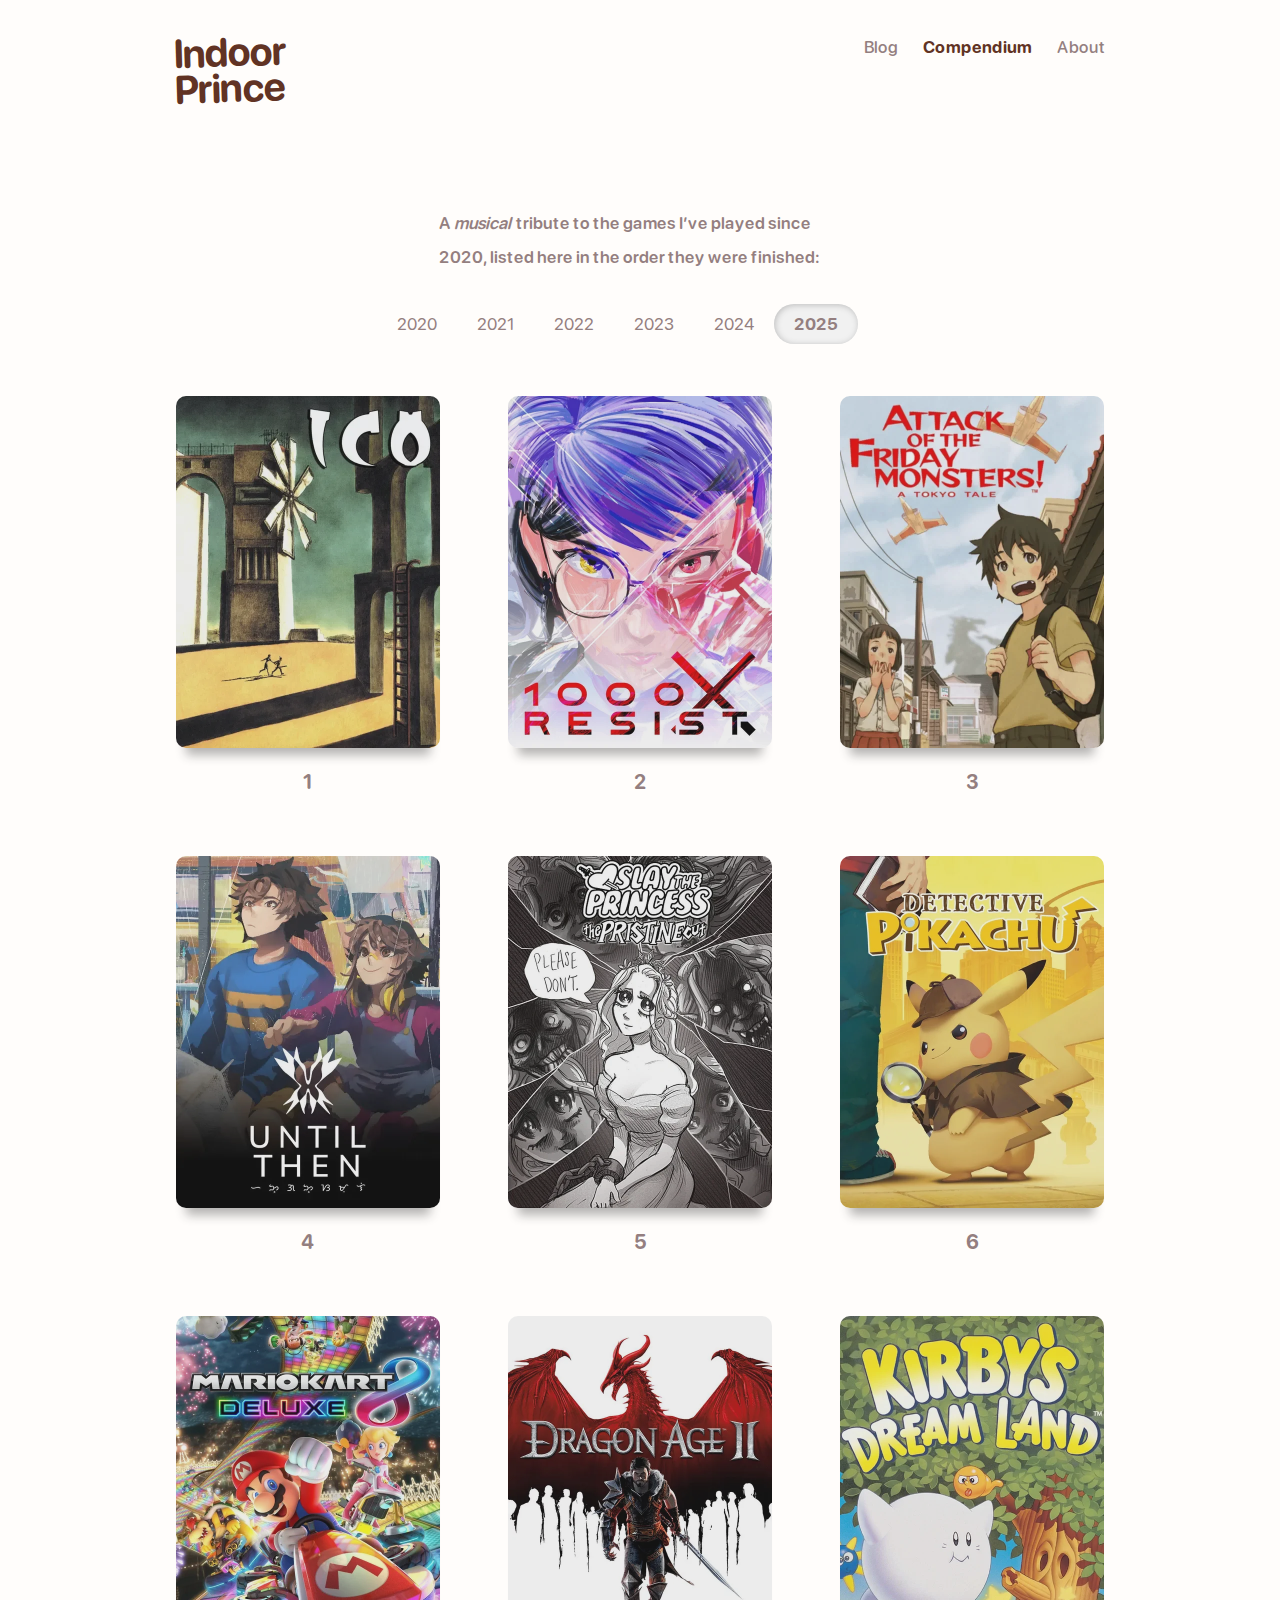
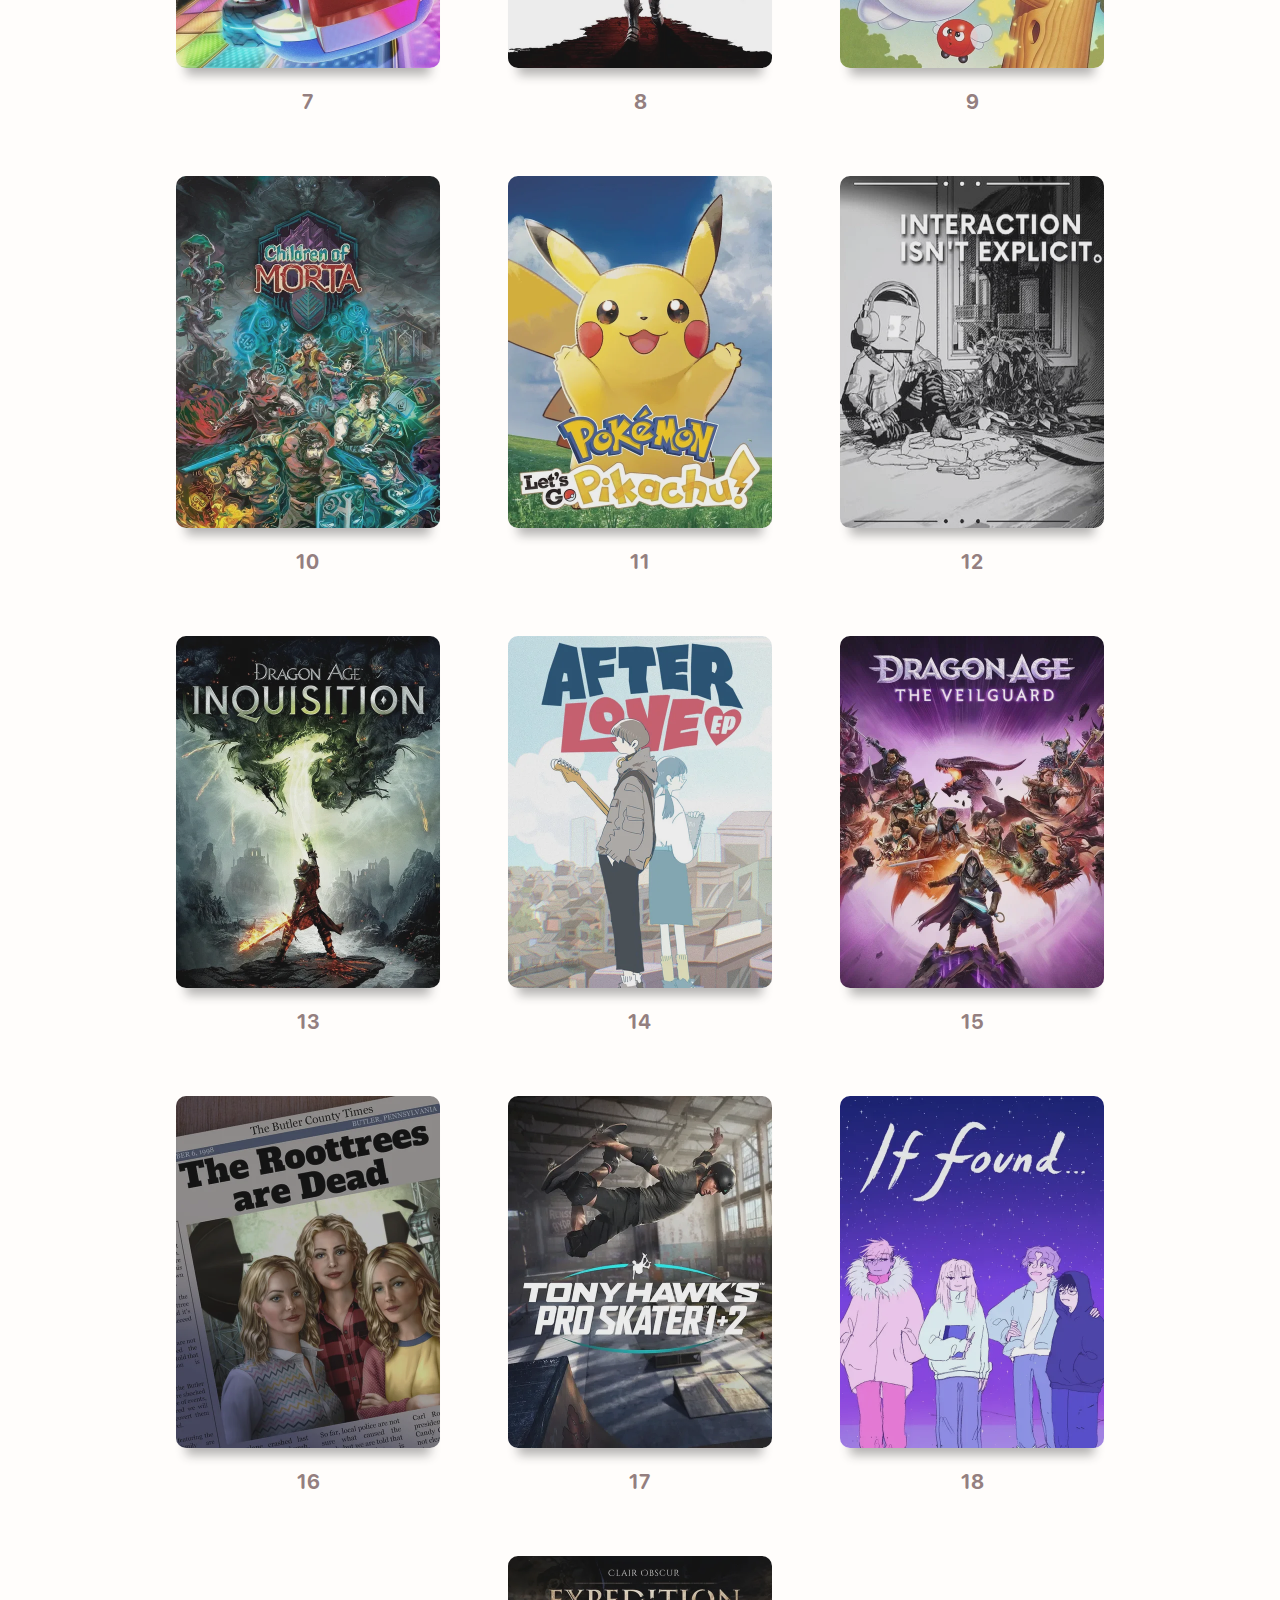
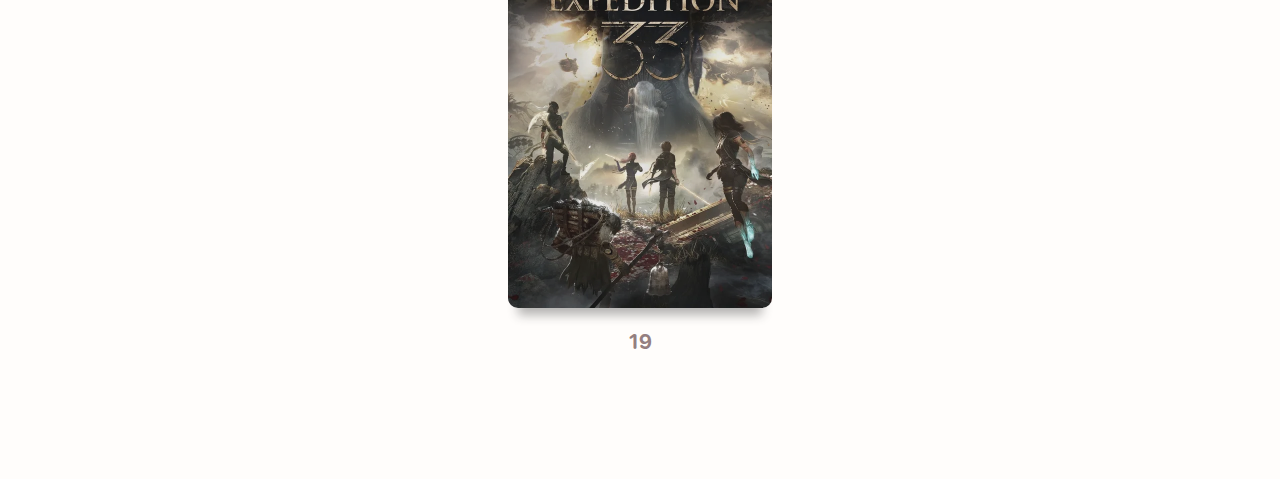
<file: compendium.html>
<!doctype html>

<html lang="en">
    <head>
        <meta charset="utf-8">
        <title> Indoor Prince</title>
        <link rel="canonical" href="https://indoorprince.com/compendium" />
        <meta name="description" content="A personal gaming site">
        <meta name="viewport" content="width=device-width, initial-scale=1.0">
        <link rel="apple-touch-icon" sizes="57x57" href="favicon/apple-icon-57x57.png">
        <link rel="apple-touch-icon" sizes="60x60" href="favicon/apple-icon-60x60.png">
        <link rel="apple-touch-icon" sizes="72x72" href="favicon/apple-icon-72x72.png">
        <link rel="apple-touch-icon" sizes="76x76" href="favicon/apple-icon-76x76.png">
        <link rel="apple-touch-icon" sizes="114x114" href="favicon/apple-icon-114x114.png">
        <link rel="apple-touch-icon" sizes="120x120" href="favicon/apple-icon-120x120.png">
        <link rel="apple-touch-icon" sizes="144x144" href="favicon/apple-icon-144x144.png">
        <link rel="apple-touch-icon" sizes="152x152" href="favicon/apple-icon-152x152.png">
        <link rel="apple-touch-icon" sizes="180x180" href="favicon/apple-icon-180x180.png">
        <link rel="icon" type="image/png" sizes="192x192"  href="favicon/android-icon-192x192.png">
        <link rel="icon" type="image/png" sizes="32x32" href="favicon/favicon-32x32.png">
        <link rel="icon" type="image/png" sizes="96x96" href="favicon/favicon-96x96.png">
        <link rel="icon" type="image/png" sizes="16x16" href="favicon/favicon-16x16.png">
        <link rel="manifest" href="favicon/manifest.json">
        <meta name="msapplication-TileColor" content="#ffffff">
        <meta name="msapplication-TileImage" content="favicon/ms-icon-144x144.png">
        <meta name="theme-color" content="#ffffff">
        <link rel="stylesheet" href="styles.css">
    </head>

    <body>
        <header class="header">
            <h1 class="header-title"><a href="/">Indoor Prince</a></h1>

            <menu class="header-menu">
                <li class="header-menu-item">
                    <a class="header-menu-link" href="https://indoorprince.com/">Blog</a>
                </li>
                <li class="header-menu-item active">
                    <a class="header-menu-link" href="https://indoorprince.com/compendium">Compendium</a>
                </li>
                <li class="header-menu-item">
                    <a class="header-menu-link" href="https://indoorprince.com/about">About</a>
                </li>
            </menu>
        </header>

        <p class="collection-intro">A <em>musical</em> tribute to the games I’ve played since 2020, listed here in the order they were finished:</p>
        
        <menu class="collection-menu">
            <li class="collection-menu-item" data-collection="#2020">2020</li>
            <li class="collection-menu-item" data-collection="#2021">2021</li>
            <li class="collection-menu-item" data-collection="#2022">2022</li>
            <li class="collection-menu-item" data-collection="#2023">2023</li>
            <li class="collection-menu-item" data-collection="#2024">2024</li>
            <li class="collection-menu-item active" data-collection="#2025">2025</li>
        </menu>

        <ol class="collection active" id="2025">
            <li class="game" data-audio="ico.mp3">
                <figure class="game-art">
                    <img src="images/compendium/ico.webp" 
                        alt="Ico">
                    <span class="game-number"></span>
                </figure>
            </li>

            <li class="game" data-audio="1000xresist.mp3">
                <figure class="game-art">
                    <img src="images/compendium/1000xresist.webp" 
                        alt="1000xRESIST">
                    <span class="game-number"></span>
                </figure>
            </li>

            <li class="game" data-audio="attack-of-the-friday-monsters-a-tokyo-tale.mp3">
                <figure class="game-art">
                    <img src="images/compendium/attack-of-the-friday-monsters-a-tokyo-tale.webp" 
                        alt="Attack of the Friday Monsters! A Tokyo Tale">
                    <span class="game-number"></span>
                </figure>
            </li>

            <li class="game" data-audio="until-then.mp3">
                <figure class="game-art">
                    <img src="images/compendium/until-then.webp" 
                        alt="Until Then">
                    <span class="game-number"></span>
                </figure>
            </li>

            <li class="game" data-audio="slay-the-princess.mp3">
                <figure class="game-art">
                    <img src="images/compendium/slay-the-princess.webp" 
                        alt="Slay the Princess">
                    <span class="game-number"></span>
                </figure>
            </li>

            <li class="game" data-audio="detective-pikachu.mp3">
                <figure class="game-art">
                    <img src="images/compendium/detective-pikachu.webp" 
                        alt="Detective Pikachu">
                    <span class="game-number"></span>
                </figure>
            </li>

            <li class="game" data-audio="mario-kart-8-deluxe.mp3">
                <figure class="game-art">
                    <img src="images/compendium/mario-kart-8-deluxe.webp" 
                        alt="Mario Kart 8 Deluxe">
                    <span class="game-number"></span>
                </figure>
            </li>

            <li class="game" data-audio="dragon-age-2.mp3">
                <figure class="game-art">
                    <img src="images/compendium/dragon-age-2.webp" 
                        alt="Dragon Age II">
                    <span class="game-number"></span>
                </figure>
            </li>
            
            <li class="game" data-audio="kirbys-dream-land.mp3">
                <figure class="game-art">
                    <img src="images/compendium/kirbys-dream-land.webp" 
                        alt="Kirby's Dream Land">
                    <span class="game-number"></span>
                </figure>
            </li>

            <li class="game" data-audio="children-of-morta.mp3">
                <figure class="game-art">
                    <img src="images/compendium/children-of-morta.webp" 
                        alt="Children of Morta">
                    <span class="game-number"></span>
                </figure>
            </li>

            <li class="game" data-audio="pokemon-lets-go-pikachu.mp3">
                <figure class="game-art">
                    <img src="images/compendium/pokemon-lets-go-pikachu.webp" 
                        alt="Pokémon: Let's Go, Pikachu!">
                    <span class="game-number"></span>
                </figure>
            </li>

            <li class="game" data-audio="interaction-isnt-explicit.mp3">
                <figure class="game-art">
                    <img src="images/compendium/interaction-isnt-explicit.webp" 
                        alt="Interaction Isn't Explicit">
                    <span class="game-number"></span>
                </figure>
            </li>

            <li class="game" data-audio="dragon-age-inquisition.mp3">
                <figure class="game-art">
                    <img src="images/compendium/dragon-age-inquisition.webp" 
                        alt="Dragon Age: Inquisition">
                    <span class="game-number"></span>
                </figure>
            </li>

            <li class="game" data-audio="afterlove-ep.mp3">
                <figure class="game-art">
                    <img src="images/compendium/afterlove-ep.webp" 
                        alt="Afterlove EP">
                    <span class="game-number"></span>
                </figure>
            </li>

            <li class="game" data-audio="dragon-age-the-veilguard.mp3">
                <figure class="game-art">
                    <img src="images/compendium/dragon-age-the-veilguard.webp" 
                        alt="Dragon Age: The Veilguard">
                    <span class="game-number"></span>
                </figure>
            </li>

            <li class="game" data-audio="the-roottrees-are-dead.mp3">
                <figure class="game-art">
                    <img src="images/compendium/the-roottrees-are-dead.webp" 
                        alt="The Roottrees are Dead">
                    <span class="game-number"></span>
                </figure>
            </li>

            <li class="game" data-audio="tony-hawk-pro-skater-1-+-2.mp3">
                <figure class="game-art">
                    <img src="images/compendium/tony-hawk-pro-skater-1-+-2.webp" 
                        alt="Tony Hawk's Pro Skater 1 + 2">
                    <span class="game-number"></span>
                </figure>
            </li>

            <li class="game" data-audio="if-found.mp3">
                <figure class="game-art">
                    <img src="images/compendium/if-found.webp" 
                        alt="If Found...">
                    <span class="game-number"></span>
                </figure>
            </li>

            <li class="game" data-audio="clair-obscur-expedition-33.mp3">
                <figure class="game-art">
                    <img src="images/compendium/clair-obscur-expedition-33.webp" 
                        alt="Clair Obscur: Expedition 33">
                    <span class="game-number"></span>
                </figure>
            </li>
        </ol>

        <ol class="collection" id="2024">
            <li class="game" data-audio="dordogne.mp3">
                <figure class="game-art">
                    <img src="images/compendium/dordogne.webp" 
                        alt="Dordogne">
                    <span class="game-number"></span>
                </figure>
            </li>

            <li class="game" data-audio="oxenfree.mp3">
                <figure class="game-art">
                    <img src="images/compendium/oxenfree.webp" 
                        alt="Oxenfree">
                    <span class="game-number"></span>
                </figure>
            </li>

            <li class="game" data-audio="her-story.mp3">
                <figure class="game-art">
                    <img src="images/compendium/her-story.webp" 
                        alt="Her Story">
                    <span class="game-number"></span>
                </figure>
            </li>

            <li class="game" data-audio="chicory-a-colorful-tale.mp3">
                <figure class="game-art">
                    <img src="images/compendium/chicory-a-colorful-tale.webp" 
                        alt="Chicory: A Colorful Tale">
                    <span class="game-number"></span>
                </figure>
            </li>

            <li class="game" data-audio="venba.mp3">
                <figure class="game-art">
                    <img src="images/compendium/venba.webp" 
                        alt="Venba">
                    <span class="game-number"></span>
                </figure>
            </li>

            <li class="game" data-audio="telling-lies.mp3">
                <figure class="game-art">
                    <img src="images/compendium/telling-lies.webp" 
                        alt="Telling Lies">
                    <span class="game-number"></span>
                </figure>
            </li>

            <li class="game" data-audio="max-payne.mp3">
                <figure class="game-art">
                    <img src="images/compendium/max-payne.webp" 
                        alt="Max Payne">
                    <span class="game-number"></span>
                </figure>
            </li>

            <li class="game" data-audio="max-payne-2-the-fall-of-max-payne.mp3">
                <figure class="game-art">
                    <img src="images/compendium/max-payne-2-the-fall-of-max-payne.webp" 
                        alt="Max Payne 2: The Fall of Max Payne">
                    <span class="game-number"></span>
                </figure>
            </li>

            <li class="game" data-audio="super-mario-rpg.mp3">
                <figure class="game-art">
                    <img src="images/compendium/super-mario-rpg.webp" 
                        alt="Super Mario RPG">
                    <span class="game-number"></span>
                </figure>
            </li>

            <li class="game" data-audio="papers-please.mp3">
                <figure class="game-art">
                    <img src="images/compendium/papers-please.webp" 
                        alt="Papers, Please">
                    <span class="game-number"></span>
                </figure>
            </li>

            <li class="game" data-audio="coffee-talk.mp3">
                <figure class="game-art">
                    <img src="images/compendium/coffee-talk.webp" 
                        alt="Coffee Talk">
                    <span class="game-number"></span>
                </figure>
            </li>

            <li class="game" data-audio="what-comes-after.mp3">
                <figure class="game-art">
                    <img src="images/compendium/what-comes-after.webp" 
                        alt="What Comes After">
                    <span class="game-number"></span>
                </figure>
            </li>

            <li class="game" data-audio="what-remains-of-edith-finch.mp3">
                <figure class="game-art">
                    <img src="images/compendium/what-remains-of-edith-finch.webp" 
                        alt="What Remains of Edith Finch">
                    <span class="game-number"></span>
                </figure>
            </li>

            <li class="game" data-audio="portal.mp3">
                <figure class="game-art">
                    <img src="images/compendium/portal.webp" 
                        alt="Portal">
                    <span class="game-number"></span>
                </figure>
            </li>

            <li class="game" data-audio="turnip-boy-commits-tax-evasion.mp3">
                <figure class="game-art">
                    <img src="images/compendium/turnip-boy-commits-tax-evasion.webp" 
                        alt="Turnip Boy Commits Tax Evasion">
                    <span class="game-number"></span>
                </figure>
            </li>
        
            <li class="game" data-audio="atuel.mp3">
                <figure class="game-art">
                    <img src="images/compendium/atuel.webp" 
                        alt="Atuel">
                    <span class="game-number"></span>
                </figure>
            </li>

            <li class="game" data-audio="persona-3-reload.mp3">
                <figure class="game-art">
                    <img src="images/compendium/persona-3-reload.webp" 
                        alt="Persona 3 Reload">
                    <span class="game-number"></span>
                </figure>
            </li>

            <li class="game" data-audio="a-little-to-the-left.mp3">
                <figure class="game-art">
                    <img src="images/compendium/a-little-to-the-left.webp" 
                        alt="A Little To The Left">
                    <span class="game-number"></span>
                </figure>
            </li>

            <li class="game" data-audio="pikuniku.mp3">
                <figure class="game-art">
                    <img src="images/compendium/pikuniku.webp" 
                        alt="Pikuniku">
                    <span class="game-number"></span>
                </figure>
            </li>

            <li class="game" data-audio="yakuza-0.mp3">
                <figure class="game-art">
                    <img src="images/compendium/yakuza-0.webp" 
                        alt="Yakuza 0">
                    <span class="game-number"></span>
                </figure>
            </li>

            <li class="game" data-audio="eiyuden-chronicle-rising.mp3">
                <figure class="game-art">
                    <img src="images/compendium/eiyuden-chronicle-rising.webp" 
                        alt="Eiyuden Chronicle: Rising">
                    <span class="game-number"></span>
                </figure>
            </li>

            <li class="game" data-audio="the-last-of-us-part-2-remastered.mp3">
                <figure class="game-art">
                    <img src="images/compendium/the-last-of-us-part-2-remastered.webp" 
                        alt="The Last of Us Part II: Remastered">
                    <span class="game-number"></span>
                </figure>
            </li>

            <li class="game" data-audio="florence.mp3">
                <figure class="game-art">
                    <img src="images/compendium/florence.webp" 
                        alt="Florence">
                    <span class="game-number"></span>
                </figure>
            </li>
        
            <li class="game" data-audio="eiyuden-chronicle-hundred-heroes.mp3">
                <figure class="game-art">
                    <img src="images/compendium/eiyuden-chronicle-hundred-heroes.webp" 
                        alt="Eiyuden Chronicle: Hundred Heroes">
                    <span class="game-number"></span>
                </figure>
            </li>

            <li class="game" data-audio="to-the-moon.mp3">
                <figure class="game-art">
                    <img src="images/compendium/to-the-moon.webp" 
                        alt="To the Moon">
                    <span class="game-number"></span>
                </figure>
            </li>

            <li class="game" data-audio="a-bird-story.mp3">
                <figure class="game-art">
                    <img src="images/compendium/a-bird-story.webp" 
                        alt="A Bird Story">
                    <span class="game-number"></span>
                </figure>
            </li>

            <li class="game" data-audio="finding-paradise.mp3">
                <figure class="game-art">
                    <img src="images/compendium/finding-paradise.webp" 
                        alt="Finding Paradise">
                    <span class="game-number"></span>
                </figure>
            </li>

            <li class="game" data-audio="impostor-factory.mp3">
                <figure class="game-art">
                    <img src="images/compendium/impostor-factory.webp" 
                        alt="Impostor Factory">
                    <span class="game-number"></span>
                </figure>
            </li>

            <li class="game" data-audio="the-mirror-lied.mp3">
                <figure class="game-art">
                    <img src="images/compendium/the-mirror-lied.webp" 
                    alt="The Mirror Lied">
                    <span class="game-number"></span>
                </figure>
            </li>
            
            <li class="game" data-audio="escaped-chasm.mp3">
                <figure class="game-art">
                    <img src="images/compendium/escaped-chasm.webp" 
                    alt="Escaped Chasm">
                    <span class="game-number"></span>
                </figure>
            </li>

            <li class="game" data-audio="the-blackwell-legacy.mp3">
                <figure class="game-art">
                    <img src="images/compendium/the-blackwell-legacy.webp" 
                    alt="The Blackwell Legacy">
                    <span class="game-number"></span>
                </figure>
            </li>
        
            <li class="game" data-audio="alan-wake-2-night-springs.mp3">
                <figure class="game-art">
                    <img src="images/compendium/alan-wake-2-night-springs.webp" 
                    alt="Alan Wake II: Night Springs">
                    <span class="game-number"></span>
                </figure>
            </li>

            <li class="game" data-audio="yakuza-kiwami.mp3">
                <figure class="game-art">
                    <img src="images/compendium/yakuza-kiwami.webp" 
                    alt="Yakuza Kiwami">
                    <span class="game-number"></span>
                </figure>
            </li>

            <li class="game" data-audio="final-fantasy-7.mp3">
                <figure class="game-art">
                    <img src="images/compendium/final-fantasy-7.webp" 
                    alt="Final Fantasy VII">
                    <span class="game-number"></span>
                </figure>
            </li>

            <li class="game" data-audio="final-fantasy-7-remake.mp3">
                <figure class="game-art">
                    <img src="images/compendium/final-fantasy-7-remake.webp" 
                    alt="Final Fantasy VII Remake">
                    <span class="game-number"></span>
                </figure>
            </li>

            <li class="game" data-audio="blackwell-unbound.mp3">
                <figure class="game-art">
                    <img src="images/compendium/blackwell-unbound.webp" 
                    alt="Blackwell Unbound">
                    <span class="game-number"></span>
                </figure>
            </li>

            <li class="game" data-audio="fullmetal-alchemist-stray-rondo.mp3">
                <figure class="game-art">
                    <img src="images/compendium/fullmetal-alchemist-stray-rondo.webp" 
                    alt="Fullmetal Alchemist: Stray Rondo">
                    <span class="game-number"></span>
                </figure>
            </li>

            <li class="game" data-audio="life-is-strange.mp3">
                <figure class="game-art">
                    <img src="images/compendium/life-is-strange.webp" 
                    alt="Life is Strange">
                    <span class="game-number"></span>
                </figure>
            </li>

            <li class="game" data-audio="life-is-strange-before-the-storm.mp3">
                <figure class="game-art">
                    <img src="images/compendium/life-is-strange-before-the-storm.webp" 
                    alt="Life Is Strange: Before the Storm">
                    <span class="game-number"></span>
                </figure>
            </li>

            <li class="game" data-audio="storyteller.mp3">
                <figure class="game-art">
                    <img src="images/compendium/storyteller.webp" 
                    alt="Storyteller">
                    <span class="game-number"></span>
                </figure>
            </li>

            <li class="game" data-audio="final-fantasy-7-rebirth.mp3">
                <figure class="game-art">
                    <img src="images/compendium/final-fantasy-7-rebirth.webp" 
                    alt="Final Fantasy VII Rebirth">
                    <span class="game-number"></span>
                </figure>
            </li>

            <li class="game" data-audio="haven.mp3">
                <figure class="game-art">
                    <img src="images/compendium/haven.webp" 
                    alt="Haven">
                    <span class="game-number"></span>
                </figure>
            </li>

            <li class="game" data-audio="super-mario-odyssey.mp3">
                <figure class="game-art">
                    <img src="images/compendium/super-mario-odyssey.webp" 
                    alt="Super Mario Odyssey">
                    <span class="game-number"></span>
                </figure>
            </li>

            <li class="game" data-audio="psychonauts-2.mp3">
                <figure class="game-art">
                    <img src="images/compendium/psychonauts-2.webp" 
                    alt="Psychonauts 2">
                    <span class="game-number"></span>
                </figure>
            </li>

            <li class="game" data-audio="astro-bot.mp3">
                <figure class="game-art">
                    <img src="images/compendium/astro-bot.webp" 
                    alt="Astro Bot">
                    <span class="game-number"></span>
                </figure>
            </li>

            <li class="game" data-audio="just-a-to-the-moon-series-beach-episode.mp3">
                <figure class="game-art">
                    <img src="images/compendium/just-a-to-the-moon-series-beach-episode.webp" 
                    alt="Just a To the Moon Series Beach Episode">
                    <span class="game-number"></span>
                </figure>
            </li>

            <li class="game" data-audio="dragon-age-origins.mp3">
                <figure class="game-art">
                    <img src="images/compendium/dragon-age-origins.webp" 
                    alt="Dragon Age: Origins">
                    <span class="game-number"></span>
                </figure>
            </li>

            <li class="game" data-audio="blackwell-convergence.mp3">
                <figure class="game-art">
                    <img src="images/compendium/blackwell-convergence.webp" 
                    alt="The Blackwell Convergence">
                    <span class="game-number"></span>
                </figure>
            </li>

            <li class="game" data-audio="the-red-strings-club.mp3">
                <figure class="game-art">
                    <img src="images/compendium/the-red-strings-club.webp" 
                    alt="The Red Strings Club">
                    <span class="game-number"></span>
                </figure>
            </li>

            <li class="game" data-audio="alan-wake-2-the-lake-house.mp3">
                <figure class="game-art">
                    <img src="images/compendium/alan-wake-2-the-lake-house.webp" 
                    alt="Alan Wake II: The Lake House">
                    <span class="game-number"></span>
                </figure>
            </li>

            <li class="game" data-audio="dear-red.mp3">
                <figure class="game-art">
                    <img src="images/compendium/dear-red.webp" 
                    alt="Dear RED">
                    <span class="game-number"></span>
                </figure>
            </li>

            <li class="game" data-audio="blackwell-deception.mp3">
                <figure class="game-art">
                    <img src="images/compendium/blackwell-deception.webp"
                    alt="The Blackwell Deception">
                    <span class="game-number"></span>
                </figure>
            </li>

            <li class="game" data-audio="blackwell-epiphany.mp3">
                <figure class="game-art">
                    <img src="images/compendium/blackwell-epiphany.webp"
                    alt="The Blackwell Deception">
                    <span class="game-number"></span>
                </figure>
            </li>

            <li class="game" data-audio="balatro.mp3">
                <figure class="game-art">
                    <img src="images/compendium/balatro.webp"
                        alt="Balatro">
                    <span class="game-number"></span>
                </figure>
            </li>

            <li class="game" data-audio="the-awesome-adventures-of-captain-spirit.mp3">
                <figure class="game-art">
                    <img src="images/compendium/the-awesome-adventures-of-captain-spirit.webp"
                        alt="The Awesome Adventures of Captain Spirit">
                    <span class="game-number"></span>
                </figure>
            </li>

            <li class="game" data-audio="life-is-strange-2.mp3">
                <figure class="game-art">
                    <img src="images/compendium/life-is-strange-2.webp"
                        alt="Life is Strange 2">
                    <span class="game-number"></span>
                </figure>
            </li>

            <li class="game" data-audio="melatonin.mp3">
                <figure class="game-art">
                    <img src="images/compendium/melatonin.webp"
                        alt="Melatonin">
                    <span class="game-number"></span>
                </figure>
            </li>

            <li class="game" data-audio="metaphor-re-fantazio.mp3">
                <figure class="game-art">
                    <img src="images/compendium/metaphor-re-fantazio.webp"
                        alt="Metaphor: ReFantazio">
                    <span class="game-number"></span>
                </figure>
            </li>

            <li class="game" data-audio="mouthwashing.mp3">
                <figure class="game-art">
                    <img src="images/compendium/mouthwashing.webp"
                        alt="Mouthwashing">
                    <span class="game-number"></span>
                </figure>
            </li>
        </ol>

        <ol class="collection" id="2023">
            <li class="game" data-audio="shin-chan-me-and-the-professor-on-summer-vacation-the-endless-seven-day-journey.mp3">
                <figure class="game-art">
                    <img src="images/compendium/shin-chan-me-and-the-professor-on-summer-vacation-the-endless-seven-day-journey.webp"
                    alt="Shin-chan: Me and the Professor on Summer Vacation – The Endless Seven-Day Journey">
                    <span class="game-number"></span>
                </figure>
            </li>

            <li class="game" data-audio="lil-gator-game.mp3">
                <figure class="game-art">
                    <img src="images/compendium/lil-gator-game.webp"
                    alt="Lil’ Gator Game">
                    <span class="game-number"></span>
                </figure>
            </li>

            <li class="game" data-audio="bastion.mp3">
                <figure class="game-art">
                    <img src="images/compendium/bastion.webp"
                    alt="Bastion">
                    <span class="game-number"></span>
                </figure>
            </li>

            <li class="game" data-audio="a-space-for-the-unbound.mp3">
                <figure class="game-art">
                    <img src="images/compendium/a-space-for-the-unbound.webp"
                        alt="A Space for the Unbound">
                    <span class="game-number"></span>
                </figure>
            </li>

            <li class="game" data-audio="vampire-survivors.mp3">
                <figure class="game-art">
                    <img src="images/compendium/vampire-survivors.webp"
                        alt="Vampire Survivors">
                    <span class="game-number"></span>
                </figure>
            </li>

            <li class="game" data-audio="star-wars-jedi-fallen-order.mp3">
                <figure class="game-art">
                    <img src="images/compendium/star-wars-jedi-fallen-order.webp"
                        alt="Star Wars Jedi: Fallen Order">
                    <span class="game-number"></span>
                </figure>
            </li>

            <li class="game" data-audio="pokemon-red-version.mp3">
                <figure class="game-art">
                    <img src="images/compendium/pokemon-red-version.webp"
                        alt="Pokemon Red Version">
                    <span class="game-number"></span>
                </figure>
            </li>

            <li class="game" data-audio="chase-cold-case-investigations-distant-memories.mp3">
                <figure class="game-art">
                    <img src="images/compendium/chase-cold-case-investigations-distant-memories.webp"
                        alt="Chase: Cold Case Investigations - Distant Memories">
                    <span class="game-number"></span>
                </figure>
            </li>

            <li class="game" data-audio="hogwarts-legacy.mp3">
                <figure class="game-art">
                    <img src="images/compendium/hogwarts-legacy.webp"
                        alt="Hogwarts Legacy">
                    <span class="game-number"></span>
                </figure>
            </li>

            <li class="game" data-audio="norco.mp3">
                <figure class="game-art">
                    <img src="images/compendium/norco.webp"
                        alt="Norco">
                    <span class="game-number"></span>
                </figure>
            </li>


            <li class="game" data-audio="bully.mp3">
                <figure class="game-art">
                    <img src="images/compendium/bully.webp"
                        alt="Bully">
                    <span class="game-number"></span>
                </figure>
            </li>

            <li class="game" data-audio="blanc.mp3">
                <figure class="game-art">
                    <img src="images/compendium/blanc.webp"
                        alt="Blanc">
                    <span class="game-number"></span>
                </figure>
            </li>

            <li class="game" data-audio="melon-journey-pocket.mp3">
                <figure class="game-art">
                    <img src="images/compendium/melon-journey-pocket.webp"
                        alt="Melon Journey Pocket">
                    <span class="game-number"></span>
                </figure>
            </li>

            <li class="game" data-audio="the-shivah.mp3">
                <figure class="game-art">
                    <img src="images/compendium/the-shivah.webp"
                        alt="The Shivah">
                    <span class="game-number"></span>
                </figure>
            </li>

            <li class="game" data-audio="diablo-3.mp3">
                <figure class="game-art">
                    <img src="images/compendium/diablo-3.webp"
                        alt="Diablo III">
                    <span class="game-number"></span>
                </figure>
            </li>

            <li class="game" data-audio="the-legend-of-zelda-breath-of-the-wild.mp3">
                <figure class="game-art">
                    <img src="images/compendium/the-legend-of-zelda-breath-of-the-wild.webp" 
                        alt="The Legend of Zelda: Breath of the Wild">
                    <span class="game-number"></span>
                </figure>
            </li>

            <li class="game" data-audio="shadow-of-the-colossus.mp3">
                <figure class="game-art">
                    <img src="images/compendium/shadow-of-the-colossus.webp"
                        alt="Shadow of the Colossus">
                    <span class="game-number"></span>
                </figure>
            </li>

            <li class="game" data-audio="the-last-of-us-part-1.mp3">
                <figure class="game-art">
                    <img src="images/compendium/the-last-of-us-part-1.webp"
                        alt="The Last of Us Part I">
                    <span class="game-number"></span>
                </figure>
            </li>

            <li class="game" data-audio="final-fantasy-16.mp3">
                <figure class="game-art">
                    <img src="images/compendium/final-fantasy-16.webp"
                        alt="Final Fantasy XVI">
                    <span class="game-number"></span>
                </figure>
            </li>

            <li class="game" data-audio="the-legend-of-zelda-tears-of-the-kingdom.mp3">
                <figure class="game-art">
                    <img src="images/compendium/the-legend-of-zelda-tears-of-the-kingdom.webp" 
                        alt="The Legend of Zelda: Tears of the Kingdom">
                    <span class="game-number"></span>
                </figure>
            </li>

            <li class="game" data-audio="diablo-4.mp3">
                <figure class="game-art">
                    <img src="images/compendium/diablo-4.webp"
                        alt="Diablo IV">
                    <span class="game-number"></span>
                </figure>
            </li>

            <li class="game" data-audio="star-wars-jedi-survivor.mp3">
                <figure class="game-art">
                    <img src="images/compendium/star-wars-jedi-survivor.webp"
                        alt="Star Wars Jedi: Survivor">
                    <span class="game-number"></span>
                </figure>
            </li>

            <li class="game" data-audio="marvels-spider-man.mp3">
                <figure class="game-art">
                    <img src="images/compendium/marvels-spider-man.webp"
                        alt="Marvel’s Spider-Man">
                    <span class="game-number"></span>
                </figure>
            </li>

            <li class="game" data-audio="marvels-spider-man-miles-morales.mp3">
                <figure class="game-art">
                    <img src="images/compendium/marvels-spider-man-miles-morales.webp"
                        alt="Marvel’s Spider-Man: Miles Morales">
                    <span class="game-number"></span>
                </figure>
            </li>

            <li class="game" data-audio="game-of-thrones-a-telltale-game-series.mp3">
                <figure class="game-art">
                    <img src="images/compendium/game-of-thrones-a-telltale-game-series.webp"
                        alt="Game of Thrones: A Telltale Games Series">
                    <span class="game-number"></span>
                </figure>
            </li>

            <li class="game" data-audio="alan-wake.mp3">
                <figure class="game-art">
                    <img src="images/compendium/alan-wake.webp"
                        alt="Alan Wake">
                    <span class="game-number"></span>
                </figure>
            </li>

            <li class="game" data-audio="the-expanse.mp3">
                <figure class="game-art">
                    <img src="images/compendium/the-expanse.webp"
                        alt="The Expanse">
                    <span class="game-number"></span>
                </figure>
            </li>

            <li class="game" data-audio="alan-wake-american-nightmare.mp3">
                <figure class="game-art">
                    <img src="images/compendium/alan-wake-american-nightmare.webp"
                        alt="Alan Wake’s American Nightmare">
                    <span class="game-number"></span>
                </figure>
            </li>

            <li class="game" data-audio="baldurs-gate-3.mp3">
                <figure class="game-art">
                    <img src="images/compendium/baldurs-gate-3.webp" 
                        alt="Baldur’s Gate 3">
                    <span class="game-number"> </span>
                </figure>
            </li>

            <li class="game" data-audio="marvels-spider-man-2.mp3">
                <figure class="game-art">
                    <img src="images/compendium/marvels-spider-man-2.webp"
                        alt="Marvel’s Spider-Man 2">
                    <span class="game-number"></span>
                </figure>
            </li>

            <li class="game" data-audio="control.mp3">
                <figure class="game-art">
                    <img src="images/compendium/control.webp"
                        alt="Control">
                    <span class="game-number"></span>
                </figure>
            </li>

            <li class="game" data-audio="alan-wake-2.mp3">
                <figure class="game-art">
                    <img src="images/compendium/alan-wake-2.webp"
                        alt="Alan Wake II">
                    <span class="game-number"></span>
                </figure>
            </li>

            <li class="game" data-audio="lake-seasons-greetings.mp3">
                <figure class="game-art">
                    <img src="images/compendium/lake-seasons-greetings.webp"
                        alt="Lake: Season’s Greetings">
                    <span class="game-number"></span>
                </figure>
            </li>

            <li class="game" data-audio="super-mario-bros-wonder.mp3">
                <figure class="game-art">
                    <img src="images/compendium/super-mario-bros-wonder.webp"
                        alt="Super Mario Bros. Wonder">
                    <span class="game-number"></span>
                </figure>
            </li>

            <li class="game" data-audio="the-murder-of-sonic-the-hedgehog.mp3">
                <figure class="game-art">
                    <img src="images/compendium/the-murder-of-sonic-the-hedgehog.webp"
                        alt="The Murder of Sonic the Hedgehog">
                    <span class="game-number"></span>
                </figure>
            </li>

            <li class="game" data-audio="god-of-war-valhalla.mp3">
                <figure class="game-art">
                    <img src="images/compendium/god-of-war-valhalla.webp"
                        alt="God of War: Valhalla">
                    <span class="game-number"></span>
                </figure>
            </li>
        </ol>

        <ol class="collection" id="2022">
            <li class="game" data-audio="lake.mp3">
                <figure class="game-art">
                    <img src="images/compendium/lake.webp"
                        alt="Lake">
                    <span class="game-number"></span>
                </figure>
            </li>

            <li class="game" data-audio="hotel-dusk.mp3">
                <figure class="game-art">
                    <img src="images/compendium/hotel-dusk.webp"
                        alt="Hotel Dusk">
                    <span class="game-number"></span>
                </figure>
            </li>

            <li class="game" data-audio="horizon-zero-dawn.mp3">
                <figure class="game-art">
                    <img src="images/compendium/horizon-zero-dawn.webp"
                        alt="Horizon Zero Dawn">
                    <span class="game-number"></span>
                </figure>
            </li>

            <li class="game" data-audio="halo-combat-evolved.mp3">
                <figure class="game-art">
                    <img src="images/compendium/halo-combat-evolved.webp"
                    alt="Halo: Combat Evolved">
                    <span class="game-number"></span>
                </figure>
            </li>

            <li class="game" data-audio="sifu.mp3">
                <figure class="game-art">
                    <img src="images/compendium/sifu.webp"
                    alt="Sifu">
                    <span class="game-number"></span>
                </figure>
            </li>

            <li class="game" data-audio="pokemon-legends-arceus.mp3">
                <figure class="game-art">
                    <img src="images/compendium/pokemon-legends-arceus.webp"
                    alt="Pokémon Legends: Arceus">
                    <span class="game-number"></span>
                </figure>
            </li>

            <li class="game" data-audio="last-window-the-secret-of-cape-west.mp3">
                <figure class="game-art">
                    <img src="images/compendium/last-window-the-secret-of-cape-west.webp"
                    alt="Last Window: The Secret of Cape West">
                    <span class="game-number"></span>
                </figure>
            </li>

            <li class="game" data-audio="the-blackwell-legacy.mp3">
                <figure class="game-art">
                    <img src="images/compendium/the-blackwell-legacy.webp"
                    alt="The Blackwell Legacy">
                    <span class="game-number"></span>
                </figure>
            </li>

            <li class="game" data-audio="blackwell-unbound.mp3">
                <figure class="game-art">
                    <img src="images/compendium/blackwell-unbound.webp"
                    alt="The Blackwell Unbound">
                    <span class="game-number"></span>
                </figure>
            </li>

            <li class="game" data-audio="blackwell-convergence.mp3">
                <figure class="game-art">
                    <img src="images/compendium/blackwell-convergence.webp"
                        alt="The Blackwell Convergence">
                    <span class="game-number"></span>
                </figure>
            </li>

            <li class="game" data-audio="blackwell-deception.mp3">
                <figure class="game-art">
                    <img src="images/compendium/blackwell-deception.webp"
                    alt="The Blackwell Deception">
                    <span class="game-number"></span>
                </figure>
            </li>

            <li class="game" data-audio="blackwell-epiphany.mp3">
                <figure class="game-art">
                    <img src="images/compendium/blackwell-epiphany.webp"
                        alt="The Blackwell Epiphany">
                    <span class="game-number"></span>
                </figure>
            </li>

            <li class="game" data-audio="untitled-goose-game.mp3">
                <figure class="game-art">
                    <img src="images/compendium/untitled-goose-game.webp"
                    alt="Untitled Goose Game">
                    <span class="game-number"></span>
                </figure>
            </li>

            <li class="game" data-audio="dark-souls.mp3">
                <figure class="game-art">
                    <img src="images/compendium/dark-souls.webp"
                    alt="Dark Souls">
                    <span class="game-number"></span>
                </figure>
            </li>

            <li class="game" data-audio="unavowed.mp3">
                <figure class="game-art">
                    <img src="images/compendium/unavowed.webp"
                    alt="Unavowed">
                    <span class="game-number"></span>
                </figure>
            </li>

            <li class="game" data-audio="the-secret-of-monkey-island.mp3">
                <figure class="game-art">
                    <img src="images/compendium/the-secret-of-monkey-island.webp"
                    alt="The Secret of Monkey Island">
                    <span class="game-number"></span>
                </figure>
            </li>

            <li class="game" data-audio="brothers.mp3">
                <figure class="game-art">
                    <img src="images/compendium/brothers.webp"
                    alt="Brothers">
                    <span class="game-number"></span>
                </figure>
            </li>

            <li class="game" data-audio="unravel-two.mp3">
                <figure class="game-art">
                    <img src="images/compendium/unravel-two.webp"
                    alt="Unravel Two">
                    <span class="game-number"></span>
                </figure>
            </li>

            <li class="game" data-audio="chrono-trigger.mp3">
                <figure class="game-art">
                    <img src="images/compendium/chrono-trigger.webp"
                    alt="Chrono Trigger">
                    <span class="game-number"></span>
                </figure>
            </li>

            <li class="game" data-audio="elden-ring.mp3">
                <figure class="game-art">
                    <img src="images/compendium/elden-ring.webp"
                    alt="Elden Ring">
                    <span class="game-number"></span>
                </figure>
            </li>

            <li class="game" data-audio="animal-crossing-new-horizons.mp3">
                <figure class="game-art">
                    <img src="images/compendium/animal-crossing-new-horizons.webp"
                    alt="Animal Crossing: New Horizons">
                    <span class="game-number"></span>
                </figure>
            </li>

            <li class="game" data-audio="radical-dreamers-le-tresor-interdit.mp3">
                <figure class="game-art">
                    <img src="images/compendium/radical-dreamers-le-tresor-interdit.webp"
                    alt="Radical Dreamers: Le Trésor Interdit">
                    <span class="game-number"></span>
                </figure>
            </li>

            <li class="game" data-audio="chrono-cross.mp3">
                <figure class="game-art">
                    <img src="images/compendium/chrono-cross.webp"
                    alt="Chrono Cross">
                    <span class="game-number"></span>
                </figure>
            </li>

            <li class="game" data-audio="the-walking-dead.mp3">
                <figure class="game-art">
                    <img src="images/compendium/the-walking-dead.webp"
                    alt="The Walking Dead">
                    <span class="game-number"></span>
                </figure>
            </li>

            <li class="game" data-audio="the-walking-dead-season-two.mp3">
                <figure class="game-art">
                    <img src="images/compendium/the-walking-dead-season-two.webp"
                    alt="The Walking Dead: Season Two">
                    <span class="game-number"></span>
                </figure>
            </li>

            <li class="game" data-audio="the-walking-dead-michonne.mp3">
                <figure class="game-art">
                    <img src="images/compendium/the-walking-dead-michonne.webp"
                    alt="The Walking Dead: Michonne">
                    <span class="game-number"></span>
                </figure>
            </li>

            <li class="game" data-audio="the-walking-dead-a-new-frontier.mp3">
                <figure class="game-art">
                    <img src="images/compendium/the-walking-dead-a-new-frontier.webp"
                    alt="The Walking Dead: A New Frontier">
                    <span class="game-number"></span>
                </figure>
            </li>

            <li class="game" data-audio="the-walking-dead-the-final-season.mp3">
                <figure class="game-art">
                    <img src="images/compendium/the-walking-dead-the-final-season.webp"
                    alt="The Walking Dead: The Final Season">
                    <span class="game-number"></span>
                </figure>
            </li>

            <li class="game" data-audio="grand-theft-auto-v.mp3">
                <figure class="game-art">
                    <img src="images/compendium/grand-theft-auto-v.webp"
                    alt="Grand Theft Auto V">
                    <span class="game-number"></span>
                </figure>
            </li>

            <li class="game" data-audio="disco-elysium.mp3">
                <figure class="game-art">
                    <img src="images/compendium/disco-elysium.webp"
                    alt="Disco Elysium">
                    <span class="game-number"></span>
                </figure>
            </li>

            <li class="game" data-audio="horizon-forbidden-west.mp3">
                <figure class="game-art">
                    <img src="images/compendium/horizon-forbidden-west.webp"
                    alt="Horizon Forbidden West">
                    <span class="game-number"></span>
                </figure>
            </li>

            <li class="game" data-audio="nobody-saves-the-world.mp3">
                <figure class="game-art">
                    <img src="images/compendium/nobody-saves-the-world.webp"
                    alt="Nobody Saves the World">
                    <span class="game-number"></span>
                </figure>
            </li>

            <li class="game" data-audio="monkey-island-2-lechucks-revenge.mp3">
                <figure class="game-art">
                    <img src="images/compendium/monkey-island-2-lechucks-revenge.webp"
                    alt="Monkey Island 2: LeChuck’s Revenge">
                    <span class="game-number"></span>
                </figure>
            </li>

            <li class="game" data-audio="god-of-war.mp3">
                <figure class="game-art">
                    <img src="images/compendium/god-of-war.webp"
                    alt="God of War">
                    <span class="game-number"></span>
                </figure>
            </li>
        
            <li class="game" data-audio="god-of-war-2.mp3">
                <figure class="game-art">
                    <img src="images/compendium/god-of-war-2.webp"
                    alt="God of War II">
                    <span class="game-number"></span>
                </figure>
            </li>

            <li class="game" data-audio="god-of-war-chains-of-olympus.mp3">
                <figure class="game-art">
                    <img src="images/compendium/god-of-war-chains-of-olympus.webp"
                    alt="God of War: Chains of Olympus">
                    <span class="game-number"></span>
                </figure>
            </li>

            <li class="game" data-audio="god-of-war-3.mp3">
                <figure class="game-art">
                    <img src="images/compendium/god-of-war-3.webp"
                    alt="God of War III">
                    <span class="game-number"></span>
                </figure>
            </li>

            <li class="game" data-audio="god-of-war-ghost-of-sparta.mp3">
                <figure class="game-art">
                    <img src="images/compendium/god-of-war-ghost-of-sparta.webp"
                    alt="God of War: Ghost of Sparta">
                    <span class="game-number"></span>
                </figure>
            </li>

            <li class="game" data-audio="god-of-war-ascension.mp3">
                <figure class="game-art">
                    <img src="images/compendium/god-of-war-ascension.webp"
                    alt="God of War: Ascension">
                    <span class="game-number"></span>
                </figure>
            </li>

            <li class="game" data-audio="god-of-war-2018.mp3">
                <figure class="game-art">
                    <img src="images/compendium/god-of-war-2018.webp"
                    alt="God of War (2018)">
                    <span class="game-number"></span>
                </figure>
            </li>

            <li class="game" data-audio="star-wars-episode-3-revenge-of-the-sith.mp3">
                <figure class="game-art">
                    <img src="images/compendium/star-wars-episode-3-revenge-of-the-sith.webp"
                    alt="Star Wars: Episode III: Revenge of the Sith">
                    <span class="game-number"></span>
                </figure>
            </li>

            <li class="game" data-audio="the-stanley-parable-ultra-deluxe.mp3">
                <figure class="game-art">
                    <img src="images/compendium/the-stanley-parable-ultra-deluxe.webp"
                    alt="The Stanley Parable: Ultra Deluxe">
                    <span class="game-number"></span>
                </figure>
            </li>

            <li class="game" data-audio="the-curse-of-monkey-island.mp3">
                <figure class="game-art">
                    <img src="images/compendium/the-curse-of-monkey-island.webp"
                    alt="The Curse of Monkey Island">
                    <span class="game-number"></span>
                </figure>
            </li>

            <li class="game" data-audio="forza-horizon-4.mp3">
                <figure class="game-art">
                    <img src="images/compendium/forza-horizon-4.webp"
                alt="Forza Horizon 4">
                    <span class="game-number"></span>
                </figure>
            </li>

            <li class="game" data-audio="stray.mp3">
                <figure class="game-art">
                    <img src="images/compendium/stray.webp"
                    alt="Stray">
                    <span class="game-number"></span>
                </figure>
            </li>

            <li class="game" data-audio="a-way-out.mp3">
                <figure class="game-art">
                    <img src="images/compendium/a-way-out.webp"
                    alt="A Way Out">
                    <span class="game-number"></span>
                </figure>
            </li>

            <li class="game" data-audio="a-short-hike.mp3">
                <figure class="game-art">
                    <img src="images/compendium/a-short-hike.webp"
                    alt="A Short Hike">
                    <span class="game-number"></span>
                </figure>
            </li>

            <li class="game" data-audio="gone-home.mp3">
                <figure class="game-art">
                    <img src="images/compendium/gone-home.webp"
                    alt="Gone Home">
                    <span class="game-number"></span>
                </figure>
            </li>

            <li class="game" data-audio="god-of-war-ragnarok.mp3">
                <figure class="game-art">
                    <img src="images/compendium/god-of-war-ragnarok.webp"
                    alt="God of War Ragnarök">
                    <span class="game-number"></span>
                </figure>
            </li>

            <li class="game" data-audio="toem-a-photo-adventure.mp3">
                <figure class="game-art">
                    <img src="images/compendium/toem-a-photo-adventure.webp"
                    alt="Toem">
                    <span class="game-number"></span>
                </figure>
            </li>
        </ol>

        <ol class="collection" id="2021">
            <li class="game" data-audio="demons-souls.mp3">
                <figure class="game-art">
                    <img src="images/compendium/demons-souls.webp"
                        alt="Demon’s Souls">
                    <span class="game-number"></span>
                </figure>
            </li>

            <li class="game" data-audio="13-sentinels-aegis-rim.mp3">
                <figure class="game-art">
                    <img src="images/compendium/13-sentinels-aegis-rim.webp"
                        alt="13 Sentinels: Aegis Rim">
                    <span class="game-number"></span>
                </figure>
            </li>

            <li class="game" data-audio="the-medium.mp3">
                <figure class="game-art">
                    <img src="images/compendium/the-medium.webp"
                        alt="The Medium">
                    <span class="game-number"></span>
                </figure>
            </li>

            <li class="game" data-audio="ghost-of-tsushima-legends.mp3">
                <figure class="game-art">
                    <img src="images/compendium/ghost-of-tsushima-legends.webp"
                    alt="Ghost of Tsushima: Legends">
                    <span class="game-number"></span>
                </figure>
            </li>

            <li class="game" data-audio="watch-dogs.mp3">
                <figure class="game-art">
                    <img src="images/compendium/watch-dogs.webp"
                        alt="Watch Dogs">
                    <span class="game-number"></span>
                </figure>
            </li>

            <li class="game" data-audio="inside.mp3">
                <figure class="game-art">
                    <img src="images/compendium/inside.webp"
                        alt="Inside">
                    <span class="game-number"></span>
                </figure>
            </li>

            <li class="game" data-audio="journey.mp3">
                <figure class="game-art">
                    <img src="images/compendium/journey.webp"
                        alt="Journey">
                    <span class="game-number"></span>
                </figure>
            </li>

            <li class="game" data-audio="assassins-creed-2.mp3">
                <figure class="game-art">
                    <img src="images/compendium/assassins-creed-2.webp"
                        alt="Asaassin’s Creed II">
                    <span class="game-number"></span>
                </figure>
            </li>

            <li class="game" data-audio="diablo.mp3">
                <figure class="game-art">
                    <img src="images/compendium/diablo.webp"
                        alt="Diablo">
                    <span class="game-number"></span>
                </figure>
            </li>

            <li class="game" data-audio="bugsnax.mp3">
                <figure class="game-art">
                    <img src="images/compendium/bugsnax.webp"
                        alt="Bugsnax">
                    <span class="game-number"></span>
                </figure>
            </li>

            <li class="game" data-audio="returnal.mp3">
                <figure class="game-art">
                    <img src="images/compendium/returnal.webp"
                        alt="Returnal">
                    <span class="game-number"></span>
                </figure>
            </li>

            <li class="game" data-audio="hades.mp3">
                <figure class="game-art">
                    <img src="images/compendium/hades.webp"
                        alt="Hades">
                    <span class="game-number"></span>
                </figure>
            </li>

            <li class="game" data-audio="mass-effect.mp3">
                <figure class="game-art">
                    <img src="images/compendium/mass-effect.webp"
                        alt="Mass Effect">
                    <span class="game-number"></span>
                </figure>
            </li>

            <li class="game" data-audio="mass-effect-2.mp3">
                <figure class="game-art">
                    <img src="images/compendium/mass-effect-2.webp"
                        alt="Mass Effect">
                    <span class="game-number"></span>
                </figure>
            </li>

            <li class="game" data-audio="mass-effect-3.mp3">
                <figure class="game-art">
                    <img src="images/compendium/mass-effect-3.webp"
                        alt="Mass Effect 3">
                    <span class="game-number"></span>
                </figure>
            </li>

            <li class="game" data-audio="ratchet-and-clank-rift-apart.mp3">
                <figure class="game-art">
                    <img src="images/compendium/ratchet-and-clank-rift-apart.webp"
                        alt="Ratchet & Clank: Rift Apart">
                    <span class="game-number"></span>
                </figure>
            </li>

            <li class="game" data-audio="deaths-door.mp3">
                <figure class="game-art">
                    <img src="images/compendium/deaths-door.webp"
                        alt="Death’s Door">
                    <span class="game-number"></span>
                </figure>
            </li>

            <li class="game" data-audio="deathloop.mp3">
                <figure class="game-art">
                    <img src="images/compendium/deathloop.webp"
                        alt="Deathloop">
                    <span class="game-number"></span>
                </figure>
            </li>

            <li class="game" data-audio="diablo-2-resurrected.mp3">
                <figure class="game-art">
                    <img src="images/compendium/diablo-2-resurrected.webp"
                        alt="Diablo II: Resurrected">
                    <span class="game-number"></span>
                </figure>
            </li>

            <li class="game" data-audio="the-forgotten-city.mp3">
                <figure class="game-art">
                    <img src="images/compendium/the-forgotten-city.webp"
                        alt="The Forgotten City">
                    <span class="game-number"></span>
                </figure>
            </li>

            <li class="game" data-audio="hitman.mp3">
                <figure class="game-art">
                    <img src="images/compendium/hitman.webp"
                        alt="Hitman">
                    <span class="game-number"></span>
                </figure>
            </li>

            <li class="game" data-audio="psychonauts.mp3">
                <figure class="game-art">
                    <img src="images/compendium/psychonauts.webp"
                        alt="Psychonauts">
                    <span class="game-number"></span>
                </figure>
            </li>

            <li class="game" data-audio="psychonauts-2.mp3">
                <figure class="game-art">
                    <img src="images/compendium/psychonauts-2.webp"
                        alt="Psychonauts 2">
                    <span class="game-number"></span>
                </figure>
            </li>

            <li class="game" data-audio="kena-bridge-of-spirits.mp3">
                <figure class="game-art">
                    <img src="images/compendium/kena-bridge-of-spirits.webp"
                        alt="Kena: Bridge of Spirits">
                    <span class="game-number"></span>
                </figure>
            </li>
        
            <li class="game" data-audio="it-takes-two.mp3">
                <figure class="game-art">
                    <img src="images/compendium/it-takes-two.webp"
                        alt="It Takes Two">
                    <span class="game-number"></span>
                </figure>
            </li>

            <li class="game" data-audio="twelve-minutes.mp3">
                <figure class="game-art">
                    <img src="images/compendium/twelve-minutes.webp"
                        alt="Twelve Minutes">
                    <span class="game-number"></span>
                </figure>
            </li>

            <li class="game" data-audio="unravel.mp3">
                <figure class="game-art">
                    <img src="images/compendium/unravel.webp"
                        alt="It Takes Two">
                    <span class="game-number"></span>
                </figure>
            </li>

            <li class="game" data-audio="resident-evil.mp3">
                <figure class="game-art">
                    <img src="images/compendium/resident-evil.webp"
                        alt="Resident Evil">
                    <span class="game-number"></span>
                </figure>
            </li>

            <li class="game" data-audio="marvels-guardians-of-the-galaxy.mp3">
                <figure class="game-art">
                    <img src="images/compendium/marvels-guardians-of-the-galaxy.webp"
                        alt="Marvel’s Guardians of the Galaxy">
                    <span class="game-number"></span>
                </figure>
            </li>

            <li class="game" data-audio="unpacking.mp3">
                <figure class="game-art">
                    <img src="images/compendium/unpacking.webp"
                        alt="Unpacking">
                    <span class="game-number"></span>
                </figure>
            </li>
        </ol>
        
        <ol class="collection" id="2020">
            <li class="game" data-audio="the-last-guardian.mp3">
                <figure class="game-art">
                    <img src="images/compendium/the-last-guardian.webp"
                    alt="The Last Guardian">
                    <span class="game-number"></span>
                </figure>
            </li>

            <li class="game" data-audio="kingdom-hearts.mp3">
                <figure class="game-art">
                    <img src="images/compendium/kingdom-hearts.webp"
                    alt="Kingdom Hearts">
                    <span class="game-number"></span>
                </figure>
            </li>

            <li class="game" data-audio="kingdom-hearts-2.mp3">
                <figure class="game-art">
                    <img src="images/compendium/kingdom-hearts-2.webp"
                    alt="Kingdom Hearts 2">
                    <span class="game-number"></span>
                </figure>
            </li>

            <li class="game" data-audio="death-stranding.mp3">
                <figure class="game-art">
                    <img src="images/compendium/death-stranding.webp"
                    alt="Death Stranding">
                    <span class="game-number"></span>
                </figure>
            </li>

            <li class="game" data-audio="star-wars-jedi-fallen-order.mp3">
                <figure class="game-art">
                    <img src="images/compendium/star-wars-jedi-fallen-order.webp"
                    alt="Star Wars Jedi: Fallen Order">
                    <span class="game-number"></span>
                </figure>
            </li>

            <li class="game" data-audio="vampire-the-masquerade-coteries-of-new-york.mp3">
                <figure class="game-art">
                    <img src="images/compendium/vampire-the-masquerade-coteries-of-new-york.webp"
                    alt="Vampire: The Masquerade - Coteries of New York">
                    <span class="game-number"></span>
                </figure>
            </li>

            <li class="game" data-audio="the-legend-of-korra.mp3">
                <figure class="game-art">
                    <img src="images/compendium/the-legend-of-korra.webp"
                    alt="The Legend of Korra">
                    <span class="game-number"></span>
                </figure>
            </li>

            <li class="game" data-audio="suikoden.mp3">
                <figure class="game-art">
                    <img src="images/compendium/suikoden.webp"
                    alt="Suikoden">
                    <span class="game-number"></span>
                </figure>
            </li>

            <li class="game" data-audio="suikoden-2.mp3">
                <figure class="game-art">
                    <img src="images/compendium/suikoden-2.webp"
                    alt="Suikoden II">
                    <span class="game-number"></span>
                </figure>
            </li>

            <li class="game" data-audio="suikogaiden-vol-1-swordsman-of-harmonia.mp3">
                <figure class="game-art">
                    <img src="images/compendium/suikogaiden-vol-1-swordsman-of-harmonia.webp"
                    alt="Suikogaiden Volume 1: Swordsman of Harmonia">
                    <span class="game-number"></span>
                </figure>
            </li>

            <li class="game" data-audio="suikogaiden-vol-2-duel-at-the-crystal-valley.mp3">
                <figure class="game-art">
                    <img src="images/compendium/suikogaiden-vol-2-duel-at-the-crystal-valley.webp"
                    alt="Suikogaiden Volume 2: Duel at the Crystal Valley">
                    <span class="game-number"></span>
                </figure>
            </li>

            <li class="game" data-audio="persona-5-royal.mp3">
                <figure class="game-art">
                    <img src="images/compendium/persona-5-royal.webp"
                    alt="Persona 5 Royal">
                    <span class="game-number"></span>
                </figure>
            </li>

            <li class="game" data-audio="the-last-of-us.mp3">
                <figure class="game-art">
                    <img src="images/compendium/the-last-of-us.webp"
                    alt="The Last of Us">
                    <span class="game-number"></span>
                </figure>
            </li>

            <li class="game" data-audio="the-last-of-us-part-2.mp3">
                <figure class="game-art">
                    <img src="images/compendium/the-last-of-us-part-2.webp"
                    alt="The Last of Us Part II">
                    <span class="game-number"></span>
                </figure>
            </li>

            <li class="game" data-audio="ghost-of-tsushima.mp3">
                <figure class="game-art">
                    <img src="images/compendium/ghost-of-tsushima.webp"
                    alt="Ghost of Tsushima">
                    <span class="game-number"></span>
                </figure>
            </li>

            <li class="game" data-audio="uncharted-drakes-fortune.mp3">
                <figure class="game-art">
                    <img src="images/compendium/uncharted-drakes-fortune.webp"
                    alt="Uncharted: Drake’s Fortune">
                    <span class="game-number"></span>
                </figure>
            </li>

            <li class="game" data-audio="gears-of-war.mp3">
                <figure class="game-art">
                    <img src="images/compendium/gears-of-war.webp"
                    alt="Gears of War">
                    <span class="game-number"></span>
                </figure>
            </li>

            <li class="game" data-audio="assassins-creed.mp3">
                <figure class="game-art">
                    <img src="images/compendium/assassins-creed.webp"
                    alt="Assasin’s Creed">
                    <span class="game-number"></span>
                </figure>
            </li>

            <li class="game" data-audio="a-kings-tale-final-fantasy-15.mp3">
                <figure class="game-art">
                    <img src="images/compendium/a-kings-tale-final-fantasy-15.webp"
                    alt="A King’s Tale: Final Fantasy XV">
                    <span class="game-number"></span>
                </figure>
            </li>

            <li class="game" data-audio="final-fantasy-15.mp3">
                <figure class="game-art">
                    <img src="images/compendium/final-fantasy-15.webp"
                    alt="Final Fantasy XV">
                    <span class="game-number"></span>
                </figure>
            </li>

            <li class="game" data-audio="uncharted-2-among-thieves.mp3">
                <figure class="game-art">
                    <img src="images/compendium/uncharted-2-among-thieves.webp"
                    alt="Uncharted 2: Among Thieves">
                    <span class="game-number"></span>
                </figure>
            </li>

            <li class="game" data-audio="persona-4-golden.mp3">
                <figure class="game-art">
                    <img src="images/compendium/persona-4-golden.webp"
                    alt="Persona 4 Golden">
                    <span class="game-number"></span>
                </figure>
            </li>

            <li class="game" data-audio="bright-memory.mp3">
                <figure class="game-art">
                    <img src="images/compendium/bright-memory.webp"
                    alt="Bright Memory">
                    <span class="game-number"></span>
                </figure>
            </li>

            <li class="game" data-audio="cyberpunk-2077.mp3">
                <figure class="game-art">
                    <img src="images/compendium/cyberpunk-2077.webp"
                    alt="Cyberpunk 2077">
                    <span class="game-number"></span>
                </figure>
            </li>

            <li class="game" data-audio="gran-turismo-sport.mp3">
                <figure class="game-art">
                    <img src="images/compendium/gran-turismo-sport.webp"
                    alt="Gran Turismo Sport">
                    <span class="game-number"></span>
                </figure>
            </li>
        
            <li class="game" data-audio="astros-playroom.mp3">
                <figure class="game-art">
                    <img src="images/compendium/astros-playroom.webp"
                    alt="Astro’s Playroom">
                    <span class="game-number"></span>
                </figure>
            </li>

            <li class="game" data-audio="marvels-spider-man-miles-morales.mp3">
                <figure class="game-art">
                    <img src="images/compendium/marvels-spider-man-miles-morales.webp"
                        alt="Marvel’s Spider-Man: Miles Morales">
                    <span class="game-number"></span>
                </figure>
            </li>
        </ol>

        <audio src="" id="player"></audio>

        <script src="https://cdnjs.cloudflare.com/ajax/libs/jquery/3.4.1/jquery.min.js" integrity="sha256-CSXorXvZcTkaix6Yvo6HppcZGetbYMGWSFlBw8HfCJo=" crossorigin="anonymous"></script>
        <script src="scripts.js"></script>
    </body>
</html>
</file>
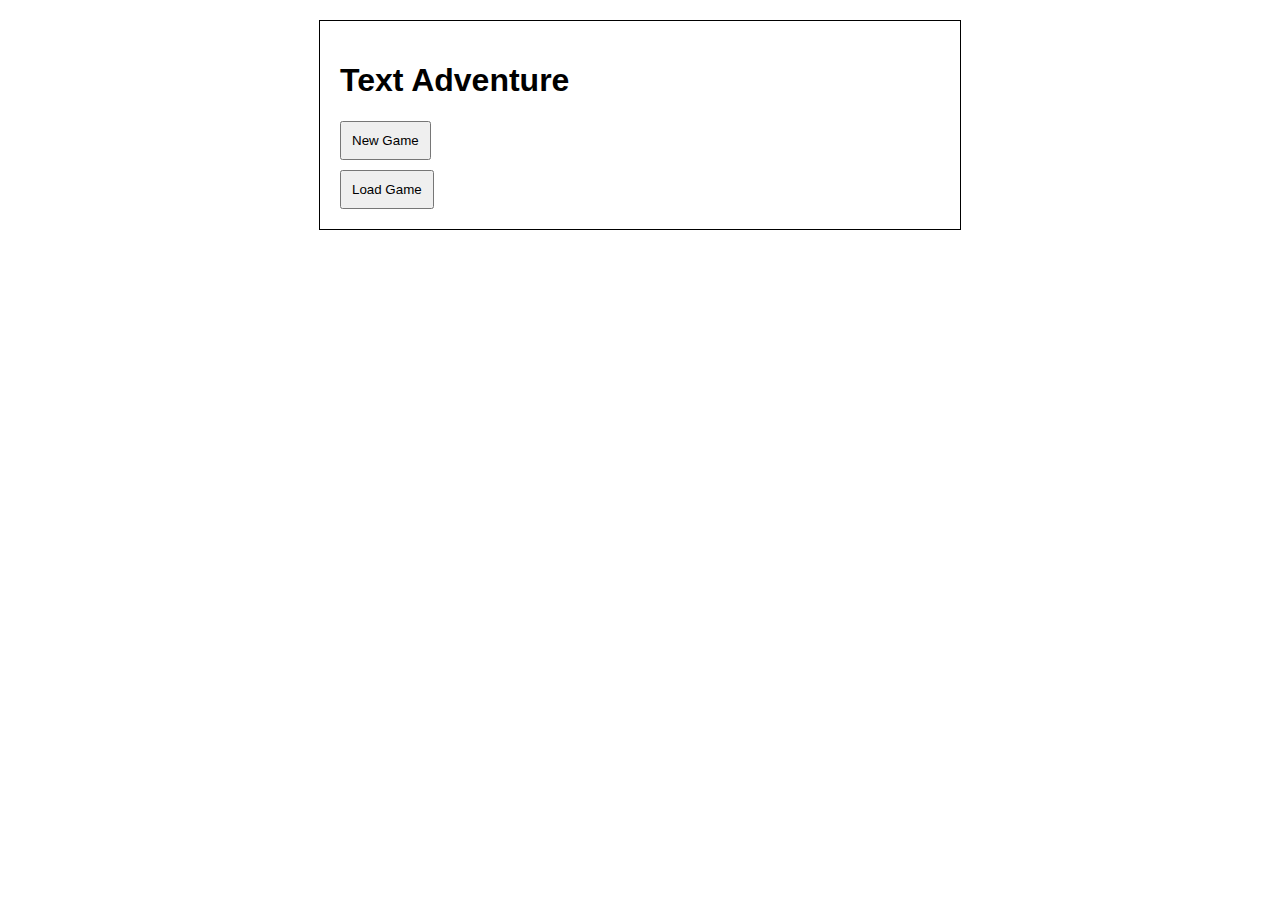
<file: game.html>
<!DOCTYPE html>
<html lang="en">
<head>
  <meta charset="UTF-8" />
  <meta name="viewport" content="width=device-width, initial-scale=1.0" />
  <title>Text Adventure</title>
  <style>
    body { font-family: Arial, sans-serif; margin: 20px; }
    #game { max-width: 600px; margin: auto; padding: 20px; border: 1px solid #000; }
    .scene-text { margin-bottom: 15px; }
    .dialogue { margin-top: 15px; }
    ul { list-style-type: none; padding: 0; }
    .dialogue-choice {
      cursor: pointer; 
      color: blue; 
      text-decoration: underline; 
      margin: 5px 0; 
      display: block;
    }
    .dialogue-choice:hover { color: darkblue; }
    button { display: block; margin-top: 10px; padding: 10px; cursor: pointer; }
    #save-btn {
      position: fixed; 
      top: 10px; 
      right: 10px; 
      padding: 5px;
    }
    /* Actions container styling */
    #actions { margin-top: 20px; }
    #actions h3 { margin: 0; font-size: 1.2em; }
    /* Inventory overlay styling */
    #inventory-overlay {
      display: none;
      position: fixed;
      top: 0; left: 0;
      width: 100%; height: 100%;
      background: rgba(0,0,0,0.7);
      color: #fff;
      z-index: 1000;
      overflow: auto;
    }
    #inventory-overlay .inventory-content {
      background: #333;
      margin: 50px auto;
      padding: 20px;
      max-width: 400px;
    }
    #inventory-overlay h2 { margin-top: 0; }
    #inventory-overlay button { margin-top: 20px; }
  </style>
</head>
<body>

  <div id="game">
    <!-- Start Menu -->
    <div id="start-menu">
      <h1>Text Adventure</h1>
      <button onclick="startGame()">New Game</button>
      <button onclick="document.getElementById('load-input').click()">Load Game</button>
      <input type="file" id="load-input" style="display: none;" onchange="loadGame(event)" />
    </div>

    <!-- Scene Container -->
    <div id="scene-container" style="display: none;"></div>

    <!-- Save Button -->
    <button id="save-btn" style="display: none;" onclick="saveGame()">Save Game</button>
  </div>

  <!-- Inventory Overlay -->
  <div id="inventory-overlay">
    <div class="inventory-content">
      <h2>Inventory</h2>
      <div id="inventory-list"></div>
      <button onclick="hideInventory()">Close</button>
    </div>
  </div>

  <script>
    // Game data, including scenes and their content, dialogue, and actions.
    const gameData = {
      scenes: {
        "characterIntro": {
          content: [
            "You are Silvie Monsell, a cunning thief in the service of House Castalen. Born in the underbelly of a grand metropolis, you learned early that survival depended on wit and subtlety. Your nimble fingers and quick thinking have made you a legend in secret circles, yet your heart longs for a purpose beyond mere survival."
          ],
          actions: [
            { text: "Confirm", next: "crossroads" }
          ]
        },
        "crossroads": {
          content: [
            "You arrive at a crossroads. The ancient stone path winds its way into a dense, mysterious forest, and the air is thick with the scent of pine and the distant murmur of running water."
          ],
          actions: [
            { text: "Take the Left Path", next: "leftScene" },
            { text: "Take the Right Path", next: "rightScene" }
          ]
        },
        "leftScene": {
          content: [
            "You take the left path and soon notice a cloaked figure standing by the roadside.",
            "He watches you silently as you approach."
          ],
          dialogue: {
            options: [
              { 
                text: "Who are you?", 
                response: `"That is not important," said the Cloaked Stranger. "But take this flute."`,
                id: "q1",
                giveItem: "flute"
              },
              { 
                text: "Where does this road lead?", 
                response: `"It leads where you take it."`,
                id: "q2"
              },
              { 
                text: "What are you doing here?", 
                response: `"Waiting for someone."`,
                id: "q3"
              },
              { 
                text: "Tell me the truth.", 
                response: `"Fine. I was once a traveler like you... but now I am lost."`,
                id: "q4",
                requires: ["q1"]
              },
              {
                text: "Look at the flute",
                response: "You hold the wooden flute in your hand. Its carvings are intricate, and it resonates with a mysterious melody.",
                id: "q5",
                requiresItem: "flute"
              }
            ]
          },
          actions: [
            { text: "Ignore the man and keep walking", next: "forestPath" },
            { text: "Walk back to the crossroads", next: "crossroads" }
          ]
        },
        "rightScene": {
          content: [
            "You take the right path and start collecting interesting rocks.",
            "You put them in your pocket and continue walking."
          ],
          actions: [
            { text: "Go back to the crossroads", next: "crossroads" }
          ]
        },
        "forestPath": {
          content: [
            "You venture deeper into the forest, the trees closing in around you."
          ],
          actions: [
            { text: "Return to the crossroads", next: "crossroads" }
          ]
        }
      }
    };

    // Global variables to track the current scene, chosen dialogue options, and inventory.
    let currentScene = "characterIntro";
    let chosenDialogues = new Set();
    let inventory = []; // Global inventory array

    // Player's main character name.
    const playerName = "Silvie";

    /* 
     * Function: startGame
     * Purpose: Hides the start menu, displays the game interface, and renders the current scene.
     */
    function startGame() {
      document.getElementById('start-menu').style.display = 'none';
      document.getElementById('scene-container').style.display = 'block';
      document.getElementById('save-btn').style.display = 'block';
      renderScene(currentScene);
    }

    /* 
     * Function: renderScene
     * Purpose: Renders a scene based on its ID by setting up the content container, dialogue (if available), and actions.
     */
    function renderScene(sceneId) {
      const scene = gameData.scenes[sceneId];
      if (!scene) {
        alert("Scene not found: " + sceneId);
        return;
      }
      currentScene = sceneId;

      let sceneContainer = document.getElementById("scene-container");
      sceneContainer.className = sceneId;
      sceneContainer.innerHTML = "";

      // Create the content container for the scene text.
      let contentContainer = document.createElement("div");
      contentContainer.id = "content-container";
      sceneContainer.appendChild(contentContainer);

      // Update content container with scene content.
      updateSceneContent(scene.content);

      // Render dialogue if the scene has dialogue.
      if (scene.dialogue) {
        renderDialogue(scene);
      }

      // Render actions (or confirm button in the intro scene).
      renderActions(scene);
    }

    /* 
     * Function: updateSceneContent
     * Purpose: Updates the content container with an array of paragraphs (allows HTML markup).
     */
    function updateSceneContent(paragraphs) {
      let contentContainer = document.getElementById("content-container");
      contentContainer.innerHTML = "";
      paragraphs.forEach(text => {
        let p = document.createElement("p");
        p.className = "scene-text";
        p.innerHTML = text;
        contentContainer.appendChild(p);
      });
    }

    /* 
     * Function: renderDialogue
     * Purpose: Renders the dialogue options as an unordered list within a dialogue box.
     */
    function renderDialogue(scene) {
      let dialogueBox = document.createElement("div");
      dialogueBox.className = "dialogue";

      let title = document.createElement("h3");
      title.innerText = "Dialogue options:";
      dialogueBox.appendChild(title);

      let dialogueList = document.createElement("ul");

      scene.dialogue.options.forEach(option => {
        // Skip options that have already been selected.
        if (chosenDialogues.has(option.id)) return;
        // Check if required dialogue options have been chosen.
        if (option.requires && !option.requires.every(req => chosenDialogues.has(req))) {
          return;
        }
        // Check if a required item is present.
        if (option.requiresItem && !inventory.find(item => item.name.toLowerCase() === option.requiresItem.toLowerCase())) {
          return;
        }

        let li = document.createElement("li");
        li.className = "dialogue-choice";
        li.innerText = option.text;
        li.onclick = () => selectDialogueOption(scene, option);
        dialogueList.appendChild(li);
      });

      dialogueBox.appendChild(dialogueList);
      // Insert the dialogue box before the actions container if it exists.
      let actionsEl = document.getElementById("actions");
      if (actionsEl) {
        document.getElementById("scene-container").insertBefore(dialogueBox, actionsEl);
      } else {
        document.getElementById("scene-container").appendChild(dialogueBox);
      }
    }

    /* 
     * Function: renderActions
     * Purpose: Renders the actions available in the scene.
     *          In the character introduction scene, only a Confirm button is shown.
     *          In other scenes, an Actions title, a list of actions, and an Inventory button are displayed.
     */
    function renderActions(scene) {
      let actionsBox = document.createElement("div");
      actionsBox.id = "actions";

      if (currentScene === "characterIntro") {
        // For the character intro scene, only show the Confirm button.
        let btn = document.createElement("button");
        btn.innerText = "Confirm";
        btn.onclick = () => renderScene("crossroads");
        actionsBox.appendChild(btn);
      } else {
        // For all other scenes, display the Actions title and list.
        let title = document.createElement("h3");
        title.innerText = "Actions:";
        actionsBox.appendChild(title);

        let actionsList = document.createElement("ul");

        scene.actions.forEach(action => {
          let li = document.createElement("li");
          li.className = "dialogue-choice"; // Reusing the same style.
          li.innerText = action.text;
          li.onclick = () => renderScene(action.next);
          actionsList.appendChild(li);
        });
        actionsBox.appendChild(actionsList);

        // Append the Inventory button.
        let invBtn = document.createElement("button");
        invBtn.innerText = "Inventory";
        invBtn.disabled = inventory.length === 0;
        invBtn.onclick = showInventory;
        actionsBox.appendChild(invBtn);
      }

      document.getElementById("scene-container").appendChild(actionsBox);
    }

    /* 
     * Function: selectDialogueOption
     * Purpose: Processes the selected dialogue option. It adds any item given to the inventory,
     *          replaces the scene content with the NPC's response, and re-renders the dialogue options.
     */
    function selectDialogueOption(scene, option) {
      chosenDialogues.add(option.id);

      // If the option gives an item, add it to the inventory if not already present.
      if (option.giveItem) {
        if (!inventory.find(item => item.name.toLowerCase() === option.giveItem.toLowerCase())) {
          let newItem = {
            name: "Flute",
            description: "A wooden flute with intricate carvings. It produces a soft, mysterious melody."
          };
          inventory.push(newItem);
          updateActionsInventoryButton();
        }
      }

      // Replace the scene content with only the NPC's response.
      let contentContainer = document.getElementById("content-container");
      contentContainer.innerHTML = "";
      let npcResponse = document.createElement("p");
      npcResponse.className = "scene-text";
      npcResponse.innerHTML = option.response;
      contentContainer.appendChild(npcResponse);

      // Re-render dialogue to remove the chosen option.
      let dialogueBox = document.querySelector(".dialogue");
      if (dialogueBox) {
        dialogueBox.remove();
        renderDialogue(scene);
      }
    }

    /* 
     * Function: updateActionsInventoryButton
     * Purpose: Updates the disabled state of the Inventory button in the actions container based on the current inventory.
     */
    function updateActionsInventoryButton() {
      let actionsBox = document.getElementById("actions");
      if (actionsBox) {
        // Find the Inventory button (assumed to be the last button in the actions container)
        let invBtn = actionsBox.querySelector("button:last-of-type");
        if (invBtn) {
          invBtn.disabled = inventory.length === 0;
        }
      }
    }

    /* 
     * Function: showInventory
     * Purpose: Displays the inventory overlay with a list of items in the player's inventory.
     */
    function showInventory() {
      let overlay = document.getElementById("inventory-overlay");
      let invList = document.getElementById("inventory-list");
      invList.innerHTML = "";
      if (inventory.length === 0) {
        invList.innerHTML = "<p>Your inventory is empty.</p>";
      } else {
        inventory.forEach(item => {
          let itemDiv = document.createElement("div");
          let itemName = document.createElement("strong");
          itemName.innerText = item.name;
          let itemDesc = document.createElement("p");
          itemDesc.innerText = item.description;
          itemDiv.appendChild(itemName);
          itemDiv.appendChild(itemDesc);
          invList.appendChild(itemDiv);
        });
      }
      overlay.style.display = "block";
    }

    /* 
     * Function: hideInventory
     * Purpose: Hides the inventory overlay.
     */
    function hideInventory() {
      document.getElementById("inventory-overlay").style.display = "none";
    }

    /* 
     * Function: saveGame
     * Purpose: Saves the current game state (current scene, chosen dialogues, inventory) to a JSON file.
     */
    function saveGame() {
      const saveData = { currentScene, chosenDialogues: Array.from(chosenDialogues), inventory };
      const blob = new Blob([JSON.stringify(saveData)], { type: "application/json" });
      const a = document.createElement("a");
      a.href = URL.createObjectURL(blob);
      a.download = "savegame.json";
      document.body.appendChild(a);
      a.click();
      document.body.removeChild(a);
    }

    /* 
     * Function: loadGame
     * Purpose: Loads a saved game state from a JSON file and restarts the game.
     */
    function loadGame(event) {
      const file = event.target.files[0];
      if (!file) return;
      const reader = new FileReader();
      reader.onload = function(e) {
        const saveData = JSON.parse(e.target.result);
        currentScene = saveData.currentScene;
        chosenDialogues = new Set(saveData.chosenDialogues);
        inventory = saveData.inventory || [];
        startGame();
      };
      reader.readAsText(file);
    }
  </script>

</body>
</html>
</file>
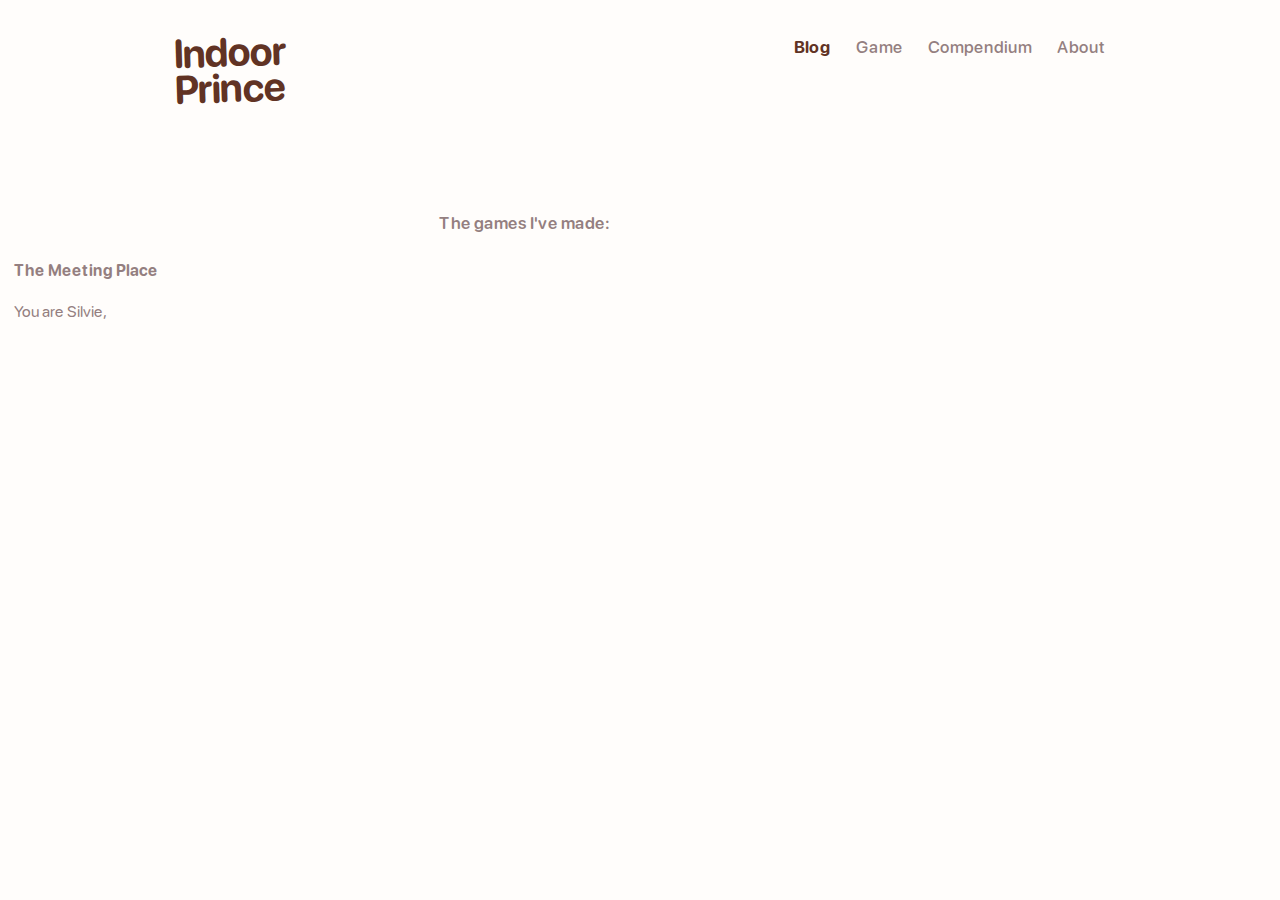
<file: games.html>
<!doctype html>

<html lang="en">
    <head>
        <meta charset="utf-8">
        <title> Indoor Prince</title>
        <link rel="canonical" href="https://indoorprince.com/compendium" />
        <meta name="description" content="A personal gaming site">
        <meta name="viewport" content="width=device-width, initial-scale=1.0">
        <link rel="apple-touch-icon" sizes="57x57" href="favicon/apple-icon-57x57.png">
        <link rel="apple-touch-icon" sizes="60x60" href="favicon/apple-icon-60x60.png">
        <link rel="apple-touch-icon" sizes="72x72" href="favicon/apple-icon-72x72.png">
        <link rel="apple-touch-icon" sizes="76x76" href="favicon/apple-icon-76x76.png">
        <link rel="apple-touch-icon" sizes="114x114" href="favicon/apple-icon-114x114.png">
        <link rel="apple-touch-icon" sizes="120x120" href="favicon/apple-icon-120x120.png">
        <link rel="apple-touch-icon" sizes="144x144" href="favicon/apple-icon-144x144.png">
        <link rel="apple-touch-icon" sizes="152x152" href="favicon/apple-icon-152x152.png">
        <link rel="apple-touch-icon" sizes="180x180" href="favicon/apple-icon-180x180.png">
        <link rel="icon" type="image/png" sizes="192x192"  href="favicon/android-icon-192x192.png">
        <link rel="icon" type="image/png" sizes="32x32" href="favicon/favicon-32x32.png">
        <link rel="icon" type="image/png" sizes="96x96" href="favicon/favicon-96x96.png">
        <link rel="icon" type="image/png" sizes="16x16" href="favicon/favicon-16x16.png">
        <link rel="manifest" href="favicon/manifest.json">
        <meta name="msapplication-TileColor" content="#ffffff">
        <meta name="msapplication-TileImage" content="favicon/ms-icon-144x144.png">
        <meta name="theme-color" content="#ffffff">
        <link rel="stylesheet" href="styles.css">
    </head>

    <body>
        <header class="header">
            <h1 class="header-title"><a href="/">Indoor Prince</a></h1>

            <menu class="header-menu">
                <li class="header-menu-item active">
                    <a class="header-menu-link" href="https://indoorprince.com/">Blog</a>
                </li>
                <li class="header-menu-item">
                    <a class="header-menu-link" href="https://indoorprince.com/game">Game</a>
                </li>
                <li class="header-menu-item">
                    <a class="header-menu-link" href="https://indoorprince.com/compendium">Compendium</a>
                </li>
                <li class="header-menu-item">
                    <a class="header-menu-link" href="https://indoorprince.com/about">About</a>
                </li>
            </menu>
        </header>

        <p class="collection-intro">The games I've made:</p>

        <div class="game-card">
            <div class="game-card-left">

            </div>
            <div class="game-card-right">
                <h4 class="game-card-title">The Meeting Place</h4>
                <p>You are Silvie,</p>
            </div>
        </div>

        <script src="https://cdnjs.cloudflare.com/ajax/libs/jquery/3.4.1/jquery.min.js" integrity="sha256-CSXorXvZcTkaix6Yvo6HppcZGetbYMGWSFlBw8HfCJo=" crossorigin="anonymous"></script>
        <script src="scripts.js"></script>
    </body>
</html>
</file>
<file: styles.css>
/* Font-face declarations */

@font-face {
  font-family: 'SFRounded';
  src: url('fonts/SFRounded-Regular.woff2') format('woff2'),
       url('fonts/SFRounded-Regular.woff') format('woff');
  font-weight: normal;
  font-style: normal;
  font-display: block;
}

@font-face {
  font-family: 'SFRounded';
  src: url('fonts/SFRounded-Semibold.woff2') format('woff2'),
       url('fonts/SFRounded-Semibold.woff') format('woff');
  font-weight: 600;
  font-style: normal;
  font-display: block;
}

@font-face {
  font-family: 'SFRounded';
  src: url('fonts/SFRounded-Heavy.woff2') format('woff2'),
       url('fonts/SFRounded-Heavy.woff') format('woff');
  font-weight: 700;
  font-style: normal;
  font-display: block;
}

@font-face {
  font-family: 'SFRounded';
  src: url('fonts/SFRounded-Bold.woff2') format('woff2'),
       url('fonts/SFRounded-Bold.woff') format('woff');
  font-weight: bold;
  font-style: normal;
  font-display: block;
}

@font-face {
  font-family: 'SFRounded';
  src: url('fonts/SFRounded-Medium.woff2') format('woff2'),
       url('fonts/SFRounded-Medium.woff') format('woff');
  font-weight: 500;
  font-style: normal;
  font-display: block;
}

@font-face {
  font-family: 'Monaspace Radon';
  src: url('fonts/MonaspaceRadon-Italic.woff2') format('woff2'),
       url('fonts/MonaspaceRadon-Italic.woff') format('woff');
  font-weight: normal;
  font-style: italic;
  font-display: block;
}

/* CSS Variables */

:root {
  --main-bg-color: #FFFDFB;
  --main-text-color: #947F80;
  --highlight-color: #613324;
  --white: #FFFFFF;
  --blog-shadow: 0px 0px 24px 0px #E1D8C6;
  --link-underline-color: rgba(97, 51, 36, 0.5);
}

body {
  margin: 0;
  padding: 34px 14px 100px 14px;
  font-family: 'SFRounded';
  background-color: var(--main-bg-color);
  color: var(--main-text-color);
}

body.fixed {
  overflow: hidden;
}

@media (max-width: 768px) {
  body {
    padding: 45px 14px;
  }
}

a {
  color: inherit;
  text-decoration: none;
}

em {
  margin-right: 2px;
}

figure {
  margin: 0;
}

img {
  max-width: 100%;
}

::selection {
  color: var(--white);
  background: var(--link-underline-color);
}

.header {
  display: flex;
  justify-content: space-between;
  max-width: 932px;
  margin-left: auto;
  margin-right: auto;
  margin-bottom: 100px;
}

@media (max-width: 768px) {
  .header {
    margin-bottom: 45px;
  }
}

.header-title {
  margin: 0;
  max-width: 123px;
  color: var(--highlight-color);
  font-size: 40px;
  font-weight: 700;
  line-height: 36px;
  letter-spacing: -0.03em;
  transform: rotate(-1.8deg);
}

.header-menu {
  display: flex;
  list-style: none;
  padding: 0;
  margin: 0;
}

@media (max-width: 520px) {
  .header-menu {
    align-items: flex-end;
    flex-direction: column;
  }
}

.header-menu-item {
  color: var(--main-text-color);
  font-size: 17px;
  font-weight: 500;
  line-height: 26px;
  letter-spacing: 0em;
}

.header-menu-item.active {
  color: var(--highlight-color);
  font-weight: 700;
}

.header-menu-item + .header-menu-item {
  margin-left: 25px;
}

.blog-entry + .blog-entry {
  margin-top: 65px;
}

.blog-entry {
  max-width: 637px;
  padding: 48px 32px;
  margin-left: auto;
  margin-right: auto;
  border-radius: 24px;
  background-color: var(--white);
  box-shadow: var(--blog-shadow);
}

@media (max-width: 768px) {
  .blog-entry {
    padding: 20px;
  }
}

.blog-entry p:first-of-type {
  margin-top: 40px;
}

.blog-entry p {
  padding: 0 30px;
  font-size: 20px;
  font-weight: 500;
  line-height: 30px;
}

@media (max-width: 768px) {
  .blog-entry p:first-of-type {
    margin-top: 20px;
  }
  .blog-entry p {
    padding: 0;
    font-size: 16px;
  }
}

.blog-entry p a,
.blog-entry li a,
.about-content a {
  text-decoration: underline;
  text-underline-offset: 5px;
  text-decoration-thickness: 1.5px;
  text-decoration-style: wavy;
  text-decoration-color: var(--link-underline-color);
}

.blog-entry ul,
.blog-entry ol {
  padding-left: 76px;
}

@media (max-width: 768px) {
  .blog-entry ul,
  .blog-entry ol {
    padding-left: 40px;
  }
}

.blog-entry li {
  font-size: 20px;
  font-weight: 500;
  line-height: 30px;
}

@media (max-width: 768px) {
  .blog-entry li {
    font-size: 16px;
  }
}

.blog-entry li + li {
  margin-top: 4px;
}

.blog-list-columns {
  column-count: 2; 
  column-gap: 20px;
}

@media (max-width: 768px) {
  .blog-list-columns {
    column-count: 1;
  }
}

.blog-entry-date {
  padding: 0 30px;
  font-family: 'Monaspace Radon';
  font-size: 13px;
  font-style: italic;
  font-weight: 600;
  line-height: 10px;
  letter-spacing: -0.03em;
}

@media (max-width: 768px) {
  .blog-entry-date {
    padding: 0;
  }
}

.blog-entry-title {
  padding: 0 30px;
  margin: 22px 0 40px 0;
  color: var(--highlight-color);
  font-size: 38px;
  font-weight: 600;
  line-height: 34px;
  letter-spacing: -0.02em;
  text-decoration: none;
}

@media (max-width: 768px) {
  .blog-entry-title {
    font-size: 28px;
    padding: 0;
    margin: 10px 0;
  }
}

.blog-entry-title em {
  margin-right: 5px;
}

.blog-entry-image {
  width: 100%;
  border-radius: 24px;
}

@media (max-width: 768px) {
  .blog-entry-image {
    border-radius: 14px;
  }
}

.blog-entry-scrap {
  width: 100%;
  display: block;
  margin: 0 auto;
}

.collection-intro {
  line-height: 2;
  font-size: 17px;
  font-weight: 600;
  max-width: 403px;
  margin-top: 0;
  margin-left: auto;
  margin-right: auto;
  margin-bottom: 0;
}

.collection-menu {
  display: flex;
  justify-content: center;
  font-size: 17px;
  list-style: none;
  padding: 0;
  margin-top: 30px;
  margin-left: -45px;
  margin-bottom: 15px;
  margin-right: auto;
}

@media (max-width: 768px) {
  .collection-menu {
    font-size: 14px;
    margin-left: 0;
  }
}

.collection-menu-item {
  display: inline-block;
  cursor: pointer;
  padding: 10px 20px;
}

.collection-menu-item.active {
  background-color: rgb(241 241 241);
  border-radius: 50px;
  font-weight: bold;
  box-shadow: inset 1px 1px 6px #bcbcbc;
}

.collection {
  display: flex;
  flex-wrap: wrap;
  justify-content: center;
  height: 0;
  max-width: 1000px;
  padding: 0;
  margin: 0 auto;
  opacity: 0;
  transition: opacity 500ms ease-in-out;
  overflow: hidden;
  pointer-events: none;
  visibility: hidden;
}

.collection.active {
  height: auto;
  opacity: 1;
  overflow: visible;
  visibility: visible;
  pointer-events: visible;
}

.game {
  cursor: pointer;
  position: relative;
  counter-increment: inst;
  display: flex;
  flex-direction: column;
  justify-content: flex-end;
  width: 264px;
  margin: 3.7% 3.4% 0 3.4%;
}

.game-art img {
  display: block;
  width: 100%;
  height: 352px;
  transition: all ease-in-out 300ms;
  filter: saturate(90%) contrast(85%);
  box-shadow: 0px 17px 10px -10px rgb(0 0 0 / 32%);
  border-radius: 10px;
}

.game.is-active .game-art img,
.game img:hover {
  transform: translate(0px, -10px) scale(1);
  box-shadow: 0px 37px 20px -20px rgba(0,0,0,0.2);  
}


.game.is-active .game-art img,
.game.playing .game-art img {
  filter: grayscale(100%);
}

.game.playing {
  pointer-events: none;
}

.game.playing .game-number {
  opacity: 0;
  pointer-events: none;
}

.game-number::before {
  position: absolute;
  top: 0;
  left: 0;
  right: 0;
  font-weight: bold;
  content: counter(inst);
  color: var(--main-text-color);
  font-size: 20px;
  text-align: center;
}

.game-number {
  cursor: pointer;
  position: relative;
  left: 0;
  right: 0;
  height: 49px;
  width: 50px;
  display: block;
  margin: 22px auto 0 auto;
}

.game-art:hover .game-number::after {
    position: absolute;
    top: 5px;
    left: 18px;
    width: 0;
    height: 0;
    border-style: solid;
    border-width: 10px 0 10px 16px;
    border-color: transparent transparent transparent var(--main-text-color);
    content: '';
}

.game.is-active .game-number::after {
  position: absolute;
  top: 7px;
  left: 0;
  width: 5px;
  height: 15px;
  background-color: var(--main-text-color);
  border: none;
  content: '';
}

.game-art:hover .game-number::before  {
  opacity: 0;
}

.game.is-active .game-number::before {
  content: '';
  position: absolute;
  top: 7px;
  right: 0;
  left: initial;
  width: 5px;
  height: 15px;
  background-color: var(--main-text-color);
  border: none;
  opacity: 1;
}

.game.is-active .game-number {
  width: 13px;
  position: relative;
  left: -2px;
}

.blog-index-button {
  cursor: pointer;
  position: fixed;
  bottom: 30px;
  left: 90vw;
  height: 35px;
  width: 35px;
  border: none;
  background-color: var(--white);
  background-image: url('notebook-icon.svg');
  background-size: contain;
  background-repeat: no-repeat;
  background-position: center center;
}

@media (max-width: 980px) {
  .blog-index-button {
    display: none;
  }
}

.blog-index {
  z-index: 1;
  cursor: pointer;
  position: fixed;
  pointer-events: none;
  opacity: 0;
  display: flex;
  justify-content: center;
  align-items: center;
  top: 0;
  left: 0;
  right: 0;
  background-color: rgba(0, 0, 0, 0.5);
  height: 100vh;
  width: 100vw;
  margin: 0;
  transition: opacity 200ms ease-in-out;
}

.blog-index.active {
  opacity: 1;
  pointer-events: auto;
}

.blog-index-box {
  cursor: auto;
  width: 520px;
  height: 310px;
  margin: 0;
  padding: 45px 35px;
  border-radius: 24px;
  background-color: var(--white);
}

.blog-index-list {
  list-style: none;
  overflow-y: scroll;
  height: 310px;
  padding: 0;
  margin: 0;
}

.blog-index-list-item span {
  display: inline-block;
  color: var(--highlight-color);
  opacity: 0.5;
  margin-right: 25px;
  min-width: 98px;
}

.blog-index-list-item {
  color: var(--highlight-color);
  font-size: 23px;
  line-height: 1.5;
}

.blog-index ul::-webkit-scrollbar-track {
	-webkit-box-shadow: inset 0 0 6px rgba(0,0,0,0.3);
	border-radius: 10px;
	background-color: #F5F5F5;
}

.blog-index ul::-webkit-scrollbar {
	width: 12px;
	background-color: #F5F5F5;
}

.blog-index ul::-webkit-scrollbar-thumb {
	border-radius: 10px;
	-webkit-box-shadow: inset 0 0 6px rgba(0,0,0,.3);
	background-color: var(--highlight-color);
}

.about {
  max-width: 900px;
  margin: 0 auto;
}

.about-content {
  display: flex;
  font-size: 20px;
  line-height: 30px;
}

@media (max-width: 768px) {
  .about-content {
    flex-direction: column-reverse;
  }
}

.about-title {
  color: var(--highlight-color);
}

.about-image {
  flex-shrink: 0;
  display: flex;
  align-items: center;
  justify-content: center;
}

.about-image img {
  max-width: 250px;
  margin-top: 8px;
  margin-right: 25px;
}

.about-content .about-link {
  text-decoration: none;
  font-weight: bold;
}

.about-content .about-link:hover {
  text-decoration: underline 1.5px wavy var(--link-underline-color);
}
</file>
